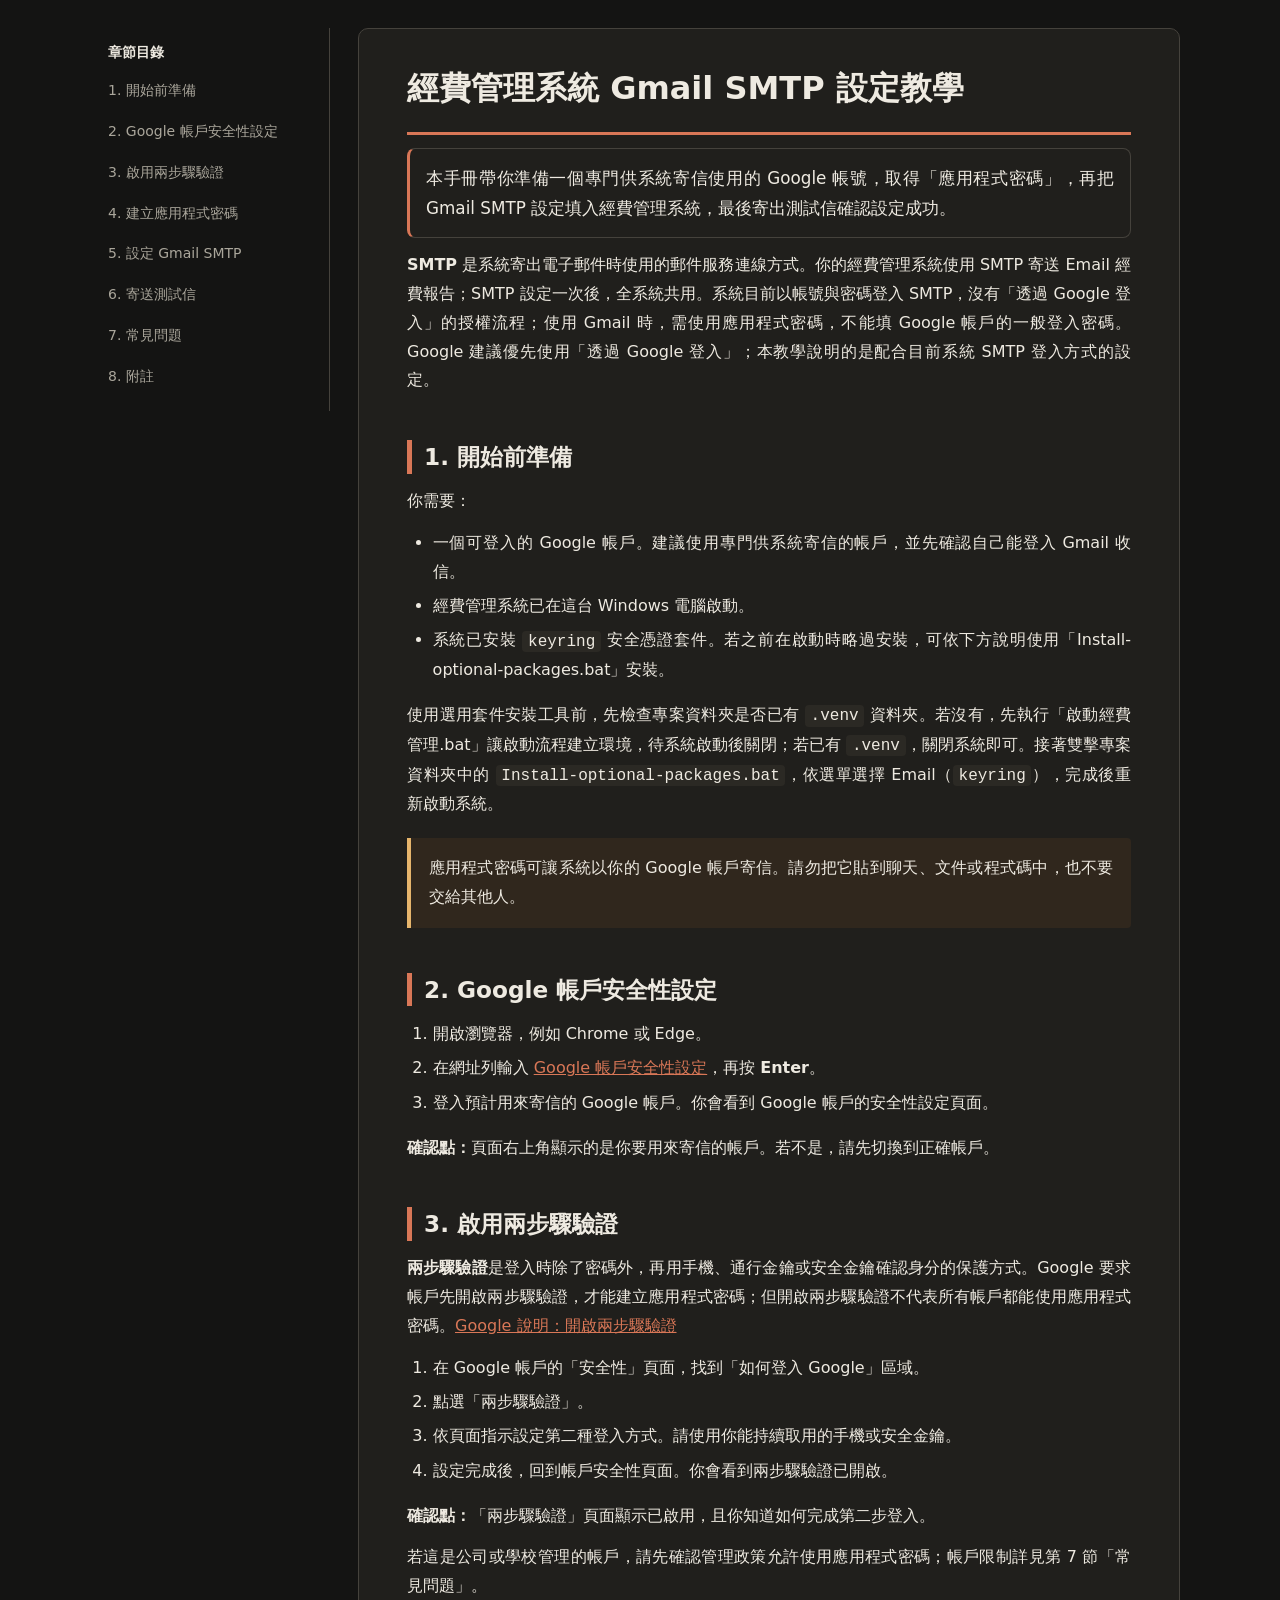
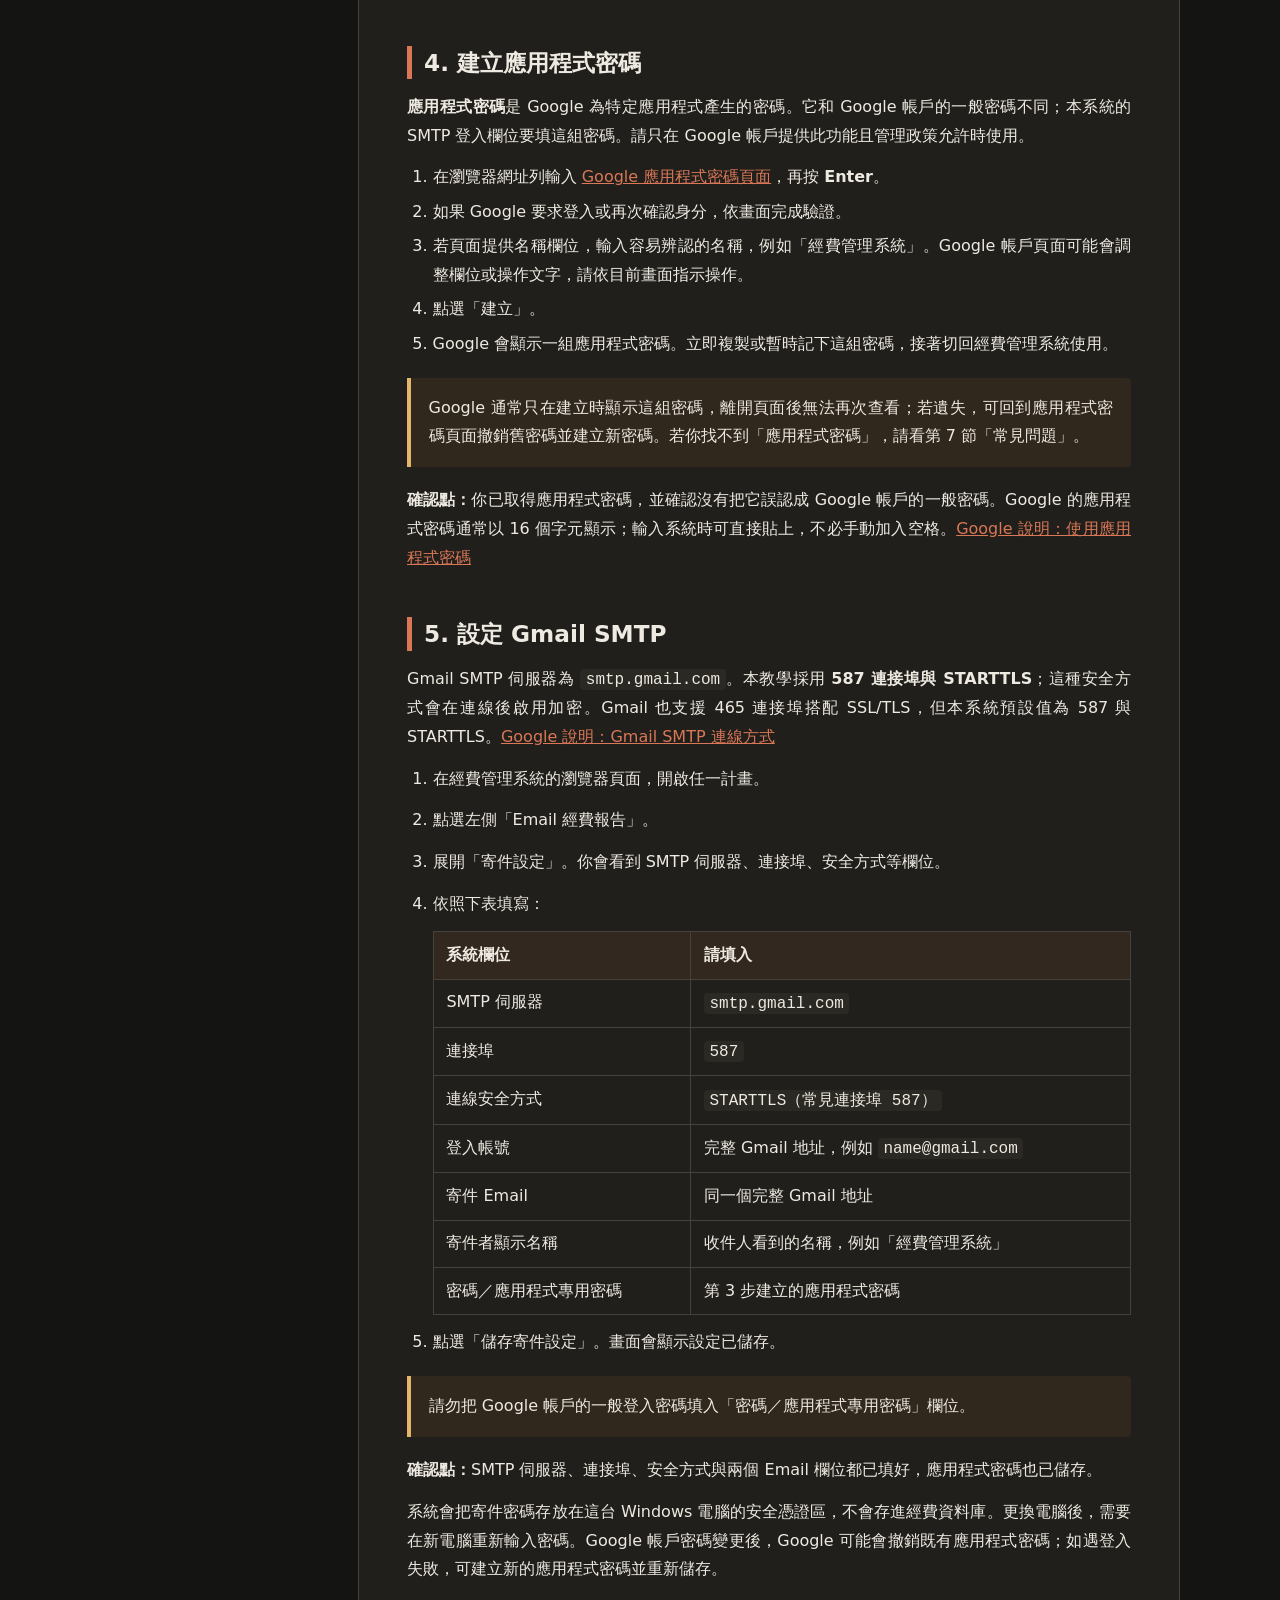
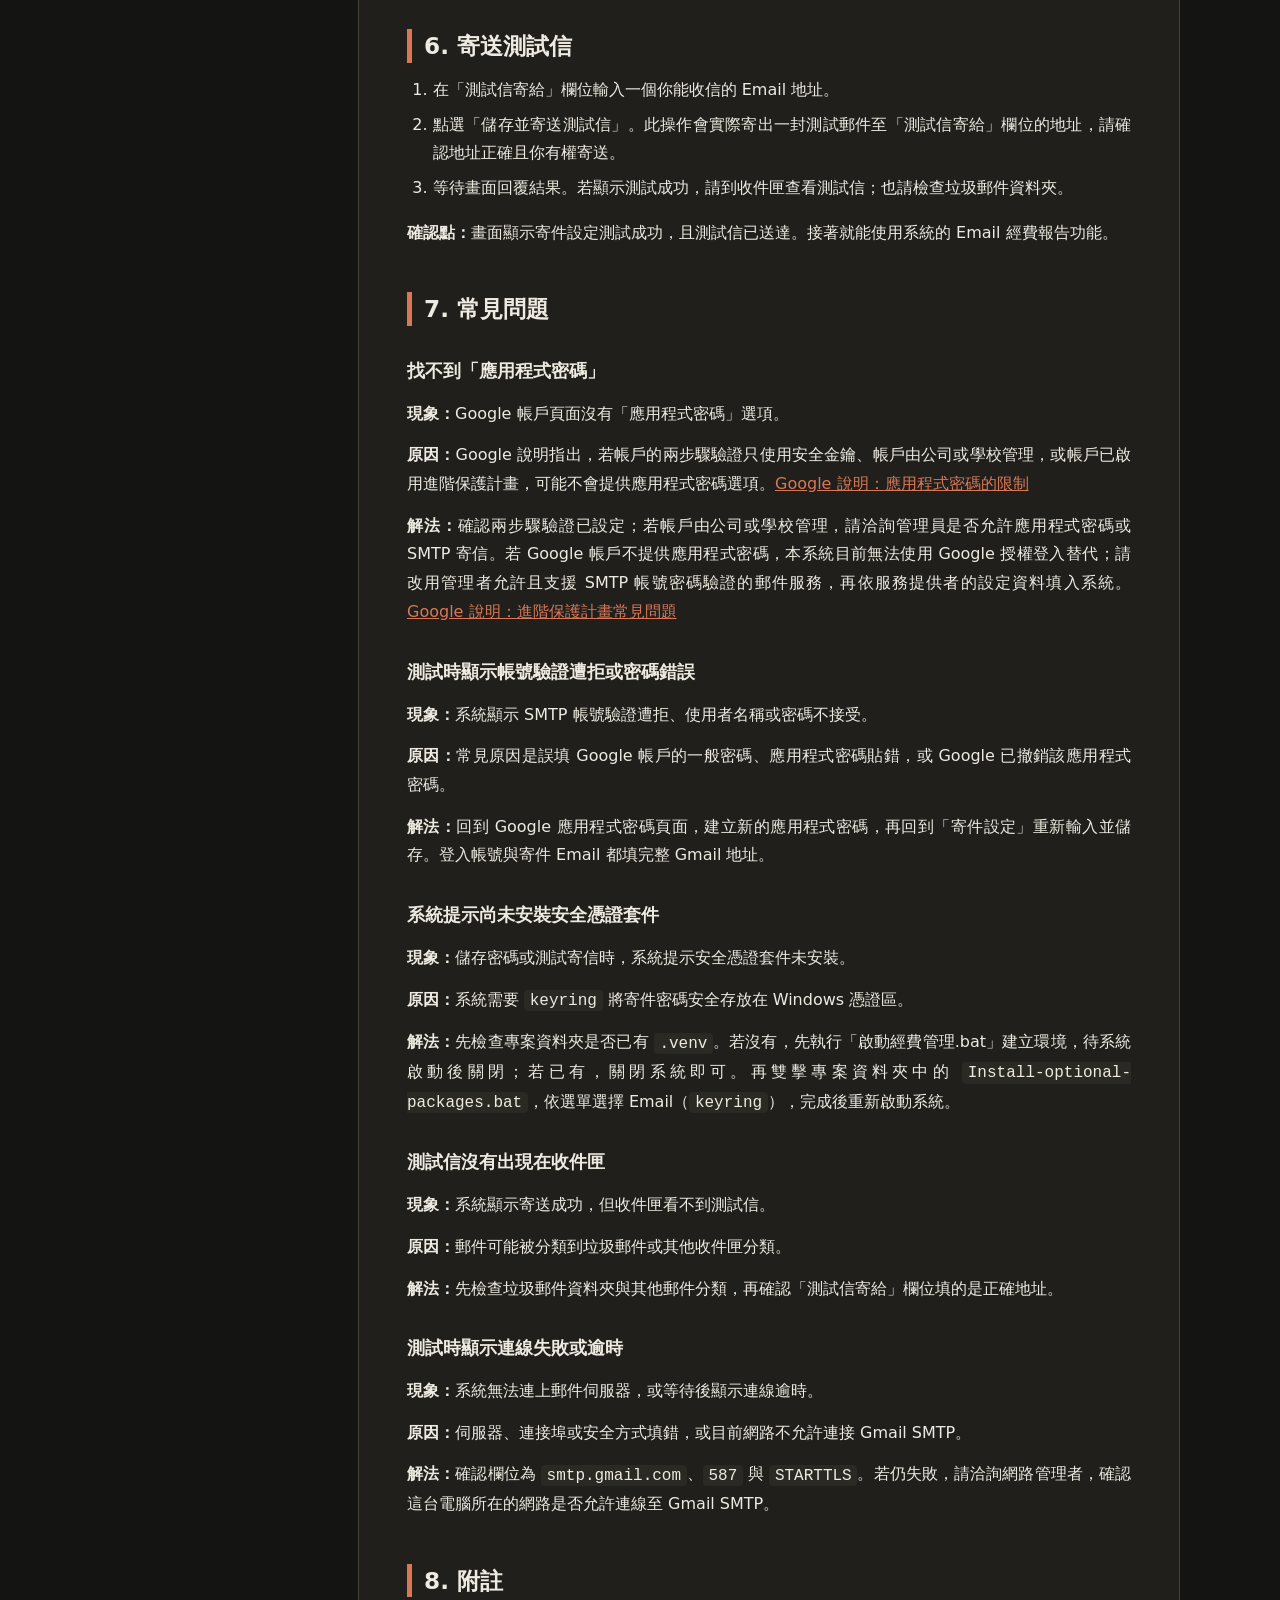
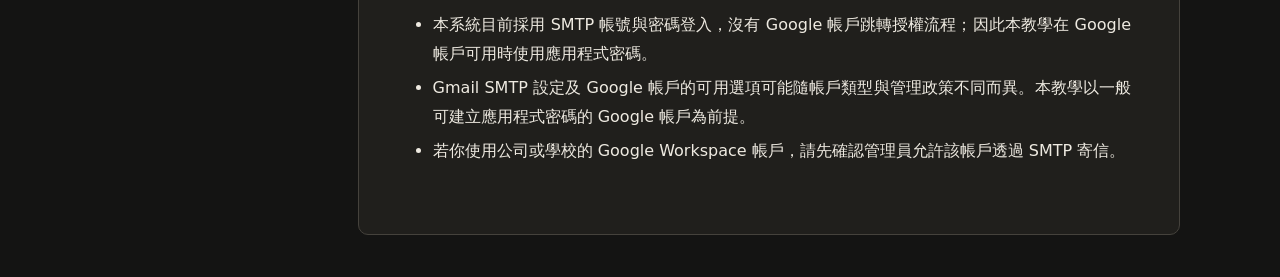
<file: docs/系統 Gmail SMTP 教學.html>
<!DOCTYPE html><html lang="zh-Hant"><head><meta charset="utf-8"><meta name="viewport" content="width=device-width,initial-scale=1"><title>經費管理系統 Gmail SMTP 設定教學</title><style>
:root{color-scheme:dark;--bg:#141413;--paper:#201f1c;--ink:#eeeae1;--muted:#aaa69b;--line:#45423c;--accent:#d97757;--soft:#332820;--warn:#e6b56c;--warn-bg:#30271d;--code:#2b2924}
*{box-sizing:border-box}html{scroll-behavior:smooth}body{margin:0;background:var(--bg);color:var(--ink);font:16px/1.8 "Noto Sans TC","Microsoft JhengHei",system-ui,sans-serif}.layout{max-width:1120px;margin:auto;padding:28px 20px 56px;display:grid;grid-template-columns:230px minmax(0,1fr);gap:28px}nav{position:sticky;top:20px;align-self:start;max-height:calc(100vh - 40px);overflow:auto;border-right:1px solid var(--line);padding:12px 16px 12px 0;font-size:14px}nav strong{display:block;margin:0 8px 8px}nav ul{list-style:none;margin:0;padding:0}nav a{display:block;padding:5px 8px;color:var(--muted);text-decoration:none;border-radius:5px}nav a:hover,nav a:focus-visible{background:var(--soft);color:var(--ink)}main{min-width:0;background:var(--paper);border:1px solid var(--line);border-radius:10px;padding:38px 48px 52px}header{padding-bottom:22px;border-bottom:3px solid var(--accent)}h1{font-size:2rem;line-height:1.35;margin:0}h2{font-size:1.45rem;line-height:1.45;margin:2.8rem 0 .85rem;padding-left:12px;border-left:5px solid var(--accent);scroll-margin-top:16px}h3{font-size:1.12rem;margin:1.8rem 0 .5rem}p,li{max-width:760px}main p,main li{text-align:justify;text-justify:inter-ideograph}p{margin:.8rem 0}ul,ol{padding-left:1.6rem;margin:.7rem 0 1rem}li{margin:.35rem 0}a{color:var(--accent)}code{font-family:Consolas,monospace;background:var(--code);padding:.1em .35em;border-radius:4px}.callout{padding:12px 16px;background:var(--warn-bg);border-left:4px solid var(--warn);border-radius:0 6px 6px 0}.intro{font-size:1.05rem;border:1px solid var(--line);border-left:3px solid var(--accent);border-radius:8px;background:var(--paper);padding:14px 16px;color:var(--ink)}.tag{display:inline-block;border:1px solid var(--line);border-radius:999px;padding:2px 10px;color:var(--muted);font-size:.85rem}.steps{counter-reset:step;list-style:none;padding:0}.steps li{counter-increment:step;position:relative;padding-left:2.4rem}.steps li::before{content:counter(step);position:absolute;left:0;top:.15rem;width:1.65rem;height:1.65rem;display:grid;place-items:center;background:var(--soft);color:var(--accent);border-radius:50%;font-weight:700}.footer{margin-top:3rem;padding-top:1rem;border-top:1px solid var(--line);color:var(--muted);font-size:.9rem}blockquote{margin:1.2rem 0;padding:.7rem 1.1rem;background:var(--warn-bg);border-left:4px solid var(--warn);border-radius:0 4px 4px 0}blockquote p{margin:.3rem 0}.tbl{overflow-x:auto}table{border-collapse:collapse;width:100%}th,td{border:1px solid var(--line);padding:.55rem .8rem;text-align:left;vertical-align:top}th{background:var(--soft)}
@media(max-width:800px){.layout{grid-template-columns:1fr;gap:12px;padding:12px}nav{position:static;max-height:none;border-right:0;border-bottom:1px solid var(--line);padding:8px 0 14px}nav ul{display:grid;grid-template-columns:repeat(auto-fit,minmax(145px,1fr))}main{padding:25px 22px 36px}h1{font-size:1.65rem}}
@media print{@page{size:A4;margin:17mm}body{background:#fff;color:#111;font-size:11pt}.layout{display:block;max-width:none;padding:0}nav{display:none}main{border:0;border-radius:0;padding:0}header{break-after:avoid}h2,h3{break-after:avoid}a{color:inherit;text-decoration:none}.callout{background:#f7f2e5} .footer{break-inside:avoid}}
</style></head><body><div class="layout"><nav aria-label="章節目錄"><strong>章節目錄</strong><ul><li><a href="#sec-1">1. 開始前準備</a></li><li><a href="#sec-2">2. Google 帳戶安全性設定</a></li><li><a href="#sec-3">3. 啟用兩步驟驗證</a></li><li><a href="#sec-4">4. 建立應用程式密碼</a></li><li><a href="#sec-5">5. 設定 Gmail SMTP</a></li><li><a href="#sec-6">6. 寄送測試信</a></li><li><a href="#sec-7">7. 常見問題</a></li><li><a href="#sec-8">8. 附註</a></li></ul></nav><main><header><h1>經費管理系統 Gmail SMTP 設定教學</h1></header>
<p class="intro">本手冊帶你準備一個專門供系統寄信使用的 Google 帳號，取得「應用程式密碼」，再把 Gmail SMTP 設定填入經費管理系統，最後寄出測試信確認設定成功。</p>
<p><strong>SMTP</strong> 是系統寄出電子郵件時使用的郵件服務連線方式。你的經費管理系統使用 SMTP 寄送 Email 經費報告；SMTP 設定一次後，全系統共用。系統目前以帳號與密碼登入 SMTP，沒有「透過 Google 登入」的授權流程；使用 Gmail 時，需使用應用程式密碼，不能填 Google 帳戶的一般登入密碼。Google 建議優先使用「透過 Google 登入」；本教學說明的是配合目前系統 SMTP 登入方式的設定。</p>
<h2 id="sec-1">1. 開始前準備</h2>
<p>你需要：</p>
<ul>
<li>一個可登入的 Google 帳戶。建議使用專門供系統寄信的帳戶，並先確認自己能登入 Gmail 收信。</li>
<li>經費管理系統已在這台 Windows 電腦啟動。</li>
<li>系統已安裝 <code>keyring</code> 安全憑證套件。若之前在啟動時略過安裝，可依下方說明使用「Install-optional-packages.bat」安裝。</li>
</ul>
<p>使用選用套件安裝工具前，先檢查專案資料夾是否已有 <code>.venv</code> 資料夾。若沒有，先執行「啟動經費管理.bat」讓啟動流程建立環境，待系統啟動後關閉；若已有 <code>.venv</code>，關閉系統即可。接著雙擊專案資料夾中的 <code>Install-optional-packages.bat</code>，依選單選擇 Email（<code>keyring</code>），完成後重新啟動系統。</p>
<blockquote>
<p>應用程式密碼可讓系統以你的 Google 帳戶寄信。請勿把它貼到聊天、文件或程式碼中，也不要交給其他人。</p>
</blockquote>
<h2 id="sec-2">2. Google 帳戶安全性設定</h2>
<ol>
<li>開啟瀏覽器，例如 Chrome 或 Edge。</li>
<li>在網址列輸入 <a href="https://myaccount.google.com/security">Google 帳戶安全性設定</a>，再按 <strong>Enter</strong>。</li>
<li>登入預計用來寄信的 Google 帳戶。你會看到 Google 帳戶的安全性設定頁面。</li>
</ol>
<p><strong>確認點：</strong>頁面右上角顯示的是你要用來寄信的帳戶。若不是，請先切換到正確帳戶。</p>
<h2 id="sec-3">3. 啟用兩步驟驗證</h2>
<p><strong>兩步驟驗證</strong>是登入時除了密碼外，再用手機、通行金鑰或安全金鑰確認身分的保護方式。Google 要求帳戶先開啟兩步驟驗證，才能建立應用程式密碼；但開啟兩步驟驗證不代表所有帳戶都能使用應用程式密碼。<a href="https://support.google.com/mail/answer/185839?hl=zh-Hant">Google 說明：開啟兩步驟驗證</a></p>
<ol>
<li>在 Google 帳戶的「安全性」頁面，找到「如何登入 Google」區域。</li>
<li>點選「兩步驟驗證」。</li>
<li>依頁面指示設定第二種登入方式。請使用你能持續取用的手機或安全金鑰。</li>
<li>設定完成後，回到帳戶安全性頁面。你會看到兩步驟驗證已開啟。</li>
</ol>
<p><strong>確認點：</strong>「兩步驟驗證」頁面顯示已啟用，且你知道如何完成第二步登入。</p>
<p>若這是公司或學校管理的帳戶，請先確認管理政策允許使用應用程式密碼；帳戶限制詳見第 7 節「常見問題」。</p>
<h2 id="sec-4">4. 建立應用程式密碼</h2>
<p><strong>應用程式密碼</strong>是 Google 為特定應用程式產生的密碼。它和 Google 帳戶的一般密碼不同；本系統的 SMTP 登入欄位要填這組密碼。請只在 Google 帳戶提供此功能且管理政策允許時使用。</p>
<ol>
<li>在瀏覽器網址列輸入 <a href="https://myaccount.google.com/apppasswords">Google 應用程式密碼頁面</a>，再按 <strong>Enter</strong>。</li>
<li>如果 Google 要求登入或再次確認身分，依畫面完成驗證。</li>
<li>若頁面提供名稱欄位，輸入容易辨認的名稱，例如「經費管理系統」。Google 帳戶頁面可能會調整欄位或操作文字，請依目前畫面指示操作。</li>
<li>點選「建立」。</li>
<li>Google 會顯示一組應用程式密碼。立即複製或暫時記下這組密碼，接著切回經費管理系統使用。</li>
</ol>
<blockquote>
<p>Google 通常只在建立時顯示這組密碼，離開頁面後無法再次查看；若遺失，可回到應用程式密碼頁面撤銷舊密碼並建立新密碼。若你找不到「應用程式密碼」，請看第 7 節「常見問題」。</p>
</blockquote>
<p><strong>確認點：</strong>你已取得應用程式密碼，並確認沒有把它誤認成 Google 帳戶的一般密碼。Google 的應用程式密碼通常以 16 個字元顯示；輸入系統時可直接貼上，不必手動加入空格。<a href="https://support.google.com/accounts/answer/185833?hl=zh-Hant">Google 說明：使用應用程式密碼</a></p>
<h2 id="sec-5">5. 設定 Gmail SMTP</h2>
<p>Gmail SMTP 伺服器為 <code>smtp.gmail.com</code>。本教學採用 <strong>587 連接埠與 STARTTLS</strong>；這種安全方式會在連線後啟用加密。Gmail 也支援 465 連接埠搭配 SSL/TLS，但本系統預設值為 587 與 STARTTLS。<a href="https://support.google.com/mail/answer/22370?hl=zh-Hant">Google 說明：Gmail SMTP 連線方式</a></p>
<ol>
<li>
<p>在經費管理系統的瀏覽器頁面，開啟任一計畫。</p>
</li>
<li>
<p>點選左側「Email 經費報告」。</p>
</li>
<li>
<p>展開「寄件設定」。你會看到 SMTP 伺服器、連接埠、安全方式等欄位。</p>
</li>
<li>
<p>依照下表填寫：</p>
<div class="tbl"><table>
<thead>
<tr>
<th>系統欄位</th>
<th>請填入</th>
</tr>
</thead>
<tbody>
<tr>
<td>SMTP 伺服器</td>
<td><code>smtp.gmail.com</code></td>
</tr>
<tr>
<td>連接埠</td>
<td><code>587</code></td>
</tr>
<tr>
<td>連線安全方式</td>
<td><code>STARTTLS（常見連接埠 587）</code></td>
</tr>
<tr>
<td>登入帳號</td>
<td>完整 Gmail 地址，例如 <code>name@gmail.com</code></td>
</tr>
<tr>
<td>寄件 Email</td>
<td>同一個完整 Gmail 地址</td>
</tr>
<tr>
<td>寄件者顯示名稱</td>
<td>收件人看到的名稱，例如「經費管理系統」</td>
</tr>
<tr>
<td>密碼／應用程式專用密碼</td>
<td>第 3 步建立的應用程式密碼</td>
</tr>
</tbody>
</table></div>
</li>
<li>
<p>點選「儲存寄件設定」。畫面會顯示設定已儲存。</p>
</li>
</ol>
<blockquote>
<p>請勿把 Google 帳戶的一般登入密碼填入「密碼／應用程式專用密碼」欄位。</p>
</blockquote>
<p><strong>確認點：</strong>SMTP 伺服器、連接埠、安全方式與兩個 Email 欄位都已填好，應用程式密碼也已儲存。</p>
<p>系統會把寄件密碼存放在這台 Windows 電腦的安全憑證區，不會存進經費資料庫。更換電腦後，需要在新電腦重新輸入密碼。Google 帳戶密碼變更後，Google 可能會撤銷既有應用程式密碼；如遇登入失敗，可建立新的應用程式密碼並重新儲存。</p>
<h2 id="sec-6">6. 寄送測試信</h2>
<ol>
<li>在「測試信寄給」欄位輸入一個你能收信的 Email 地址。</li>
<li>點選「儲存並寄送測試信」。此操作會實際寄出一封測試郵件至「測試信寄給」欄位的地址，請確認地址正確且你有權寄送。</li>
<li>等待畫面回覆結果。若顯示測試成功，請到收件匣查看測試信；也請檢查垃圾郵件資料夾。</li>
</ol>
<p><strong>確認點：</strong>畫面顯示寄件設定測試成功，且測試信已送達。接著就能使用系統的 Email 經費報告功能。</p>
<h2 id="sec-7">7. 常見問題</h2>
<h3>找不到「應用程式密碼」</h3>
<p><strong>現象：</strong>Google 帳戶頁面沒有「應用程式密碼」選項。</p>
<p><strong>原因：</strong>Google 說明指出，若帳戶的兩步驟驗證只使用安全金鑰、帳戶由公司或學校管理，或帳戶已啟用進階保護計畫，可能不會提供應用程式密碼選項。<a href="https://support.google.com/accounts/answer/185833?hl=zh-Hant">Google 說明：應用程式密碼的限制</a></p>
<p><strong>解法：</strong>確認兩步驟驗證已設定；若帳戶由公司或學校管理，請洽詢管理員是否允許應用程式密碼或 SMTP 寄信。若 Google 帳戶不提供應用程式密碼，本系統目前無法使用 Google 授權登入替代；請改用管理者允許且支援 SMTP 帳號密碼驗證的郵件服務，再依服務提供者的設定資料填入系統。<a href="https://support.google.com/accounts/answer/7539956?hl=zh-Hant">Google 說明：進階保護計畫常見問題</a></p>
<h3>測試時顯示帳號驗證遭拒或密碼錯誤</h3>
<p><strong>現象：</strong>系統顯示 SMTP 帳號驗證遭拒、使用者名稱或密碼不接受。</p>
<p><strong>原因：</strong>常見原因是誤填 Google 帳戶的一般密碼、應用程式密碼貼錯，或 Google 已撤銷該應用程式密碼。</p>
<p><strong>解法：</strong>回到 Google 應用程式密碼頁面，建立新的應用程式密碼，再回到「寄件設定」重新輸入並儲存。登入帳號與寄件 Email 都填完整 Gmail 地址。</p>
<h3>系統提示尚未安裝安全憑證套件</h3>
<p><strong>現象：</strong>儲存密碼或測試寄信時，系統提示安全憑證套件未安裝。</p>
<p><strong>原因：</strong>系統需要 <code>keyring</code> 將寄件密碼安全存放在 Windows 憑證區。</p>
<p><strong>解法：</strong>先檢查專案資料夾是否已有 <code>.venv</code>。若沒有，先執行「啟動經費管理.bat」建立環境，待系統啟動後關閉；若已有，關閉系統即可。再雙擊專案資料夾中的 <code>Install-optional-packages.bat</code>，依選單選擇 Email（<code>keyring</code>），完成後重新啟動系統。</p>
<h3>測試信沒有出現在收件匣</h3>
<p><strong>現象：</strong>系統顯示寄送成功，但收件匣看不到測試信。</p>
<p><strong>原因：</strong>郵件可能被分類到垃圾郵件或其他收件匣分類。</p>
<p><strong>解法：</strong>先檢查垃圾郵件資料夾與其他郵件分類，再確認「測試信寄給」欄位填的是正確地址。</p>
<h3>測試時顯示連線失敗或逾時</h3>
<p><strong>現象：</strong>系統無法連上郵件伺服器，或等待後顯示連線逾時。</p>
<p><strong>原因：</strong>伺服器、連接埠或安全方式填錯，或目前網路不允許連接 Gmail SMTP。</p>
<p><strong>解法：</strong>確認欄位為 <code>smtp.gmail.com</code>、<code>587</code> 與 <code>STARTTLS</code>。若仍失敗，請洽詢網路管理者，確認這台電腦所在的網路是否允許連線至 Gmail SMTP。</p>
<h2 id="sec-8">8. 附註</h2>
<ul>
<li>本系統目前採用 SMTP 帳號與密碼登入，沒有 Google 帳戶跳轉授權流程；因此本教學在 Google 帳戶可用時使用應用程式密碼。</li>
<li>Gmail SMTP 設定及 Google 帳戶的可用選項可能隨帳戶類型與管理政策不同而異。本教學以一般可建立應用程式密碼的 Google 帳戶為前提。</li>
<li>若你使用公司或學校的 Google Workspace 帳戶，請先確認管理員允許該帳戶透過 SMTP 寄信。</li>
</ul>
</main></div><script>document.querySelectorAll('.copy').forEach(b=>b.onclick=()=>navigator.clipboard.writeText(b.parentElement.querySelector('code').innerText));</script></body></html>
</file>
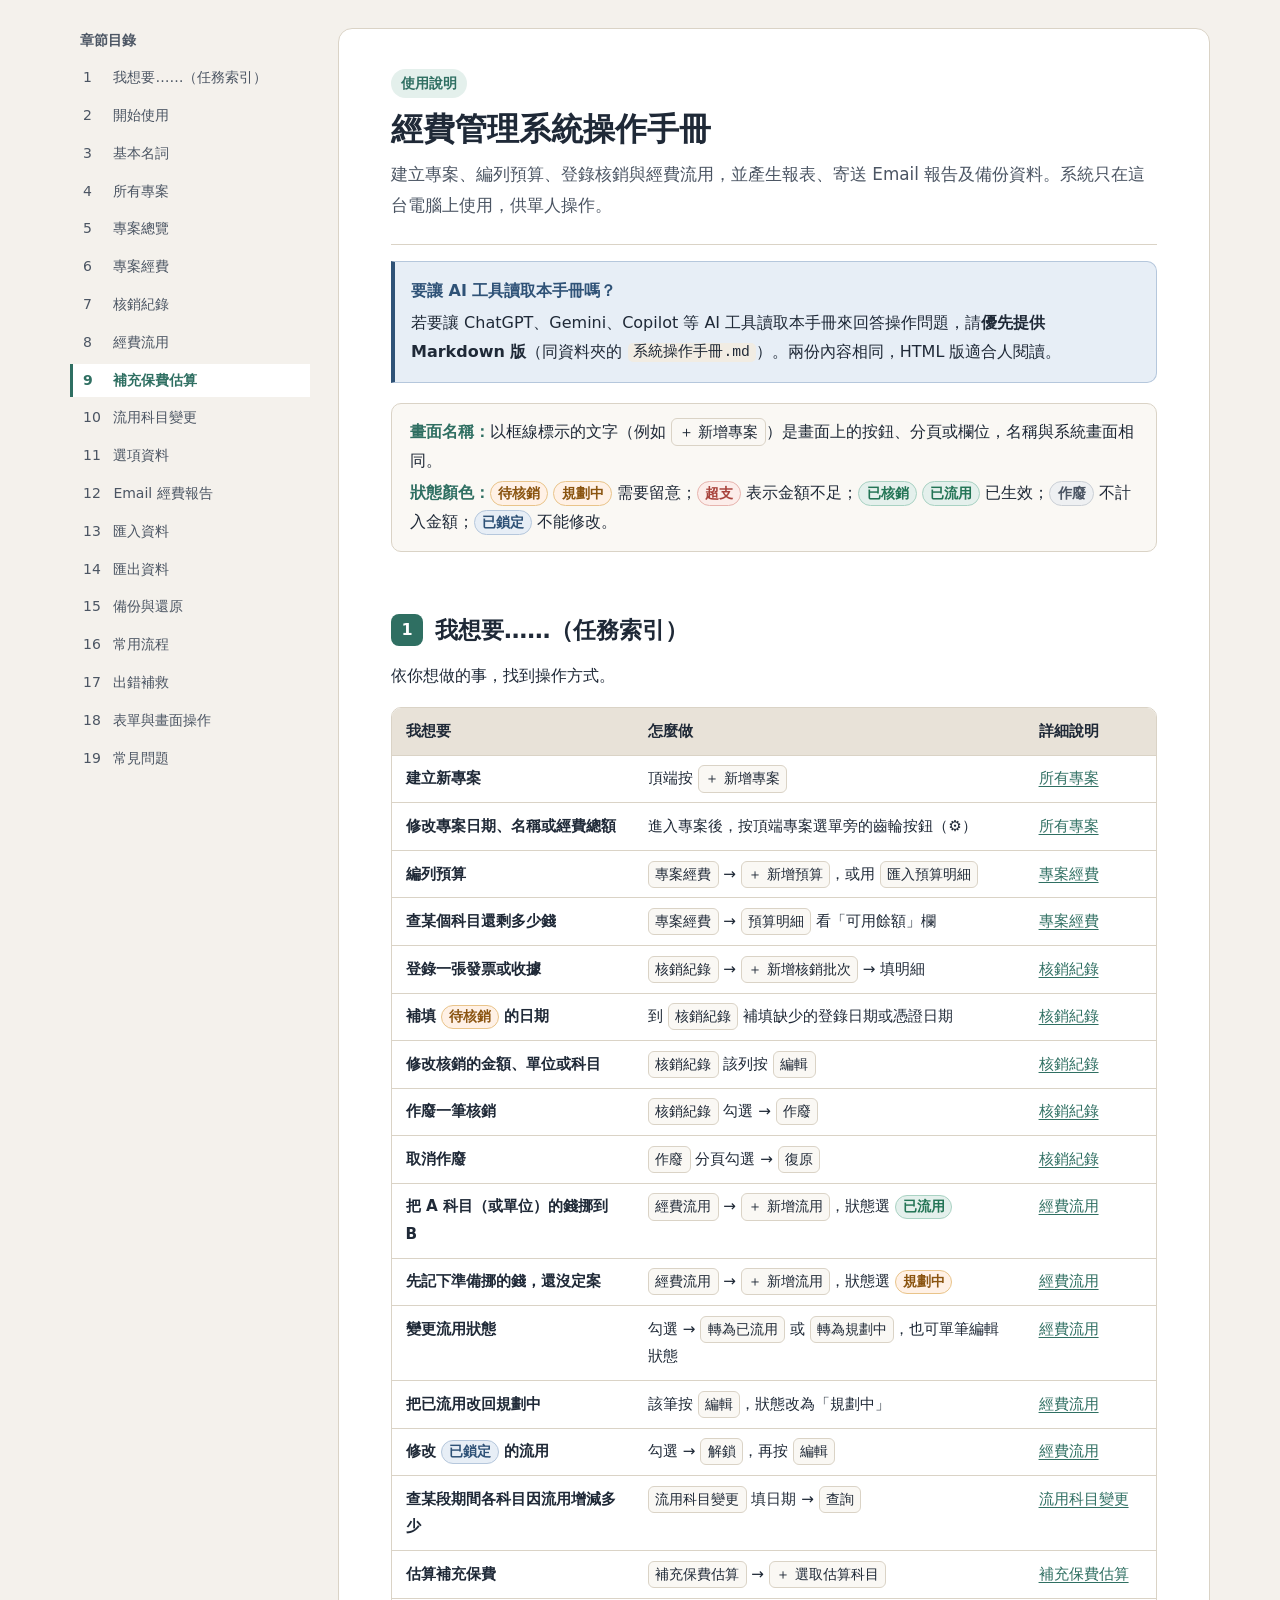
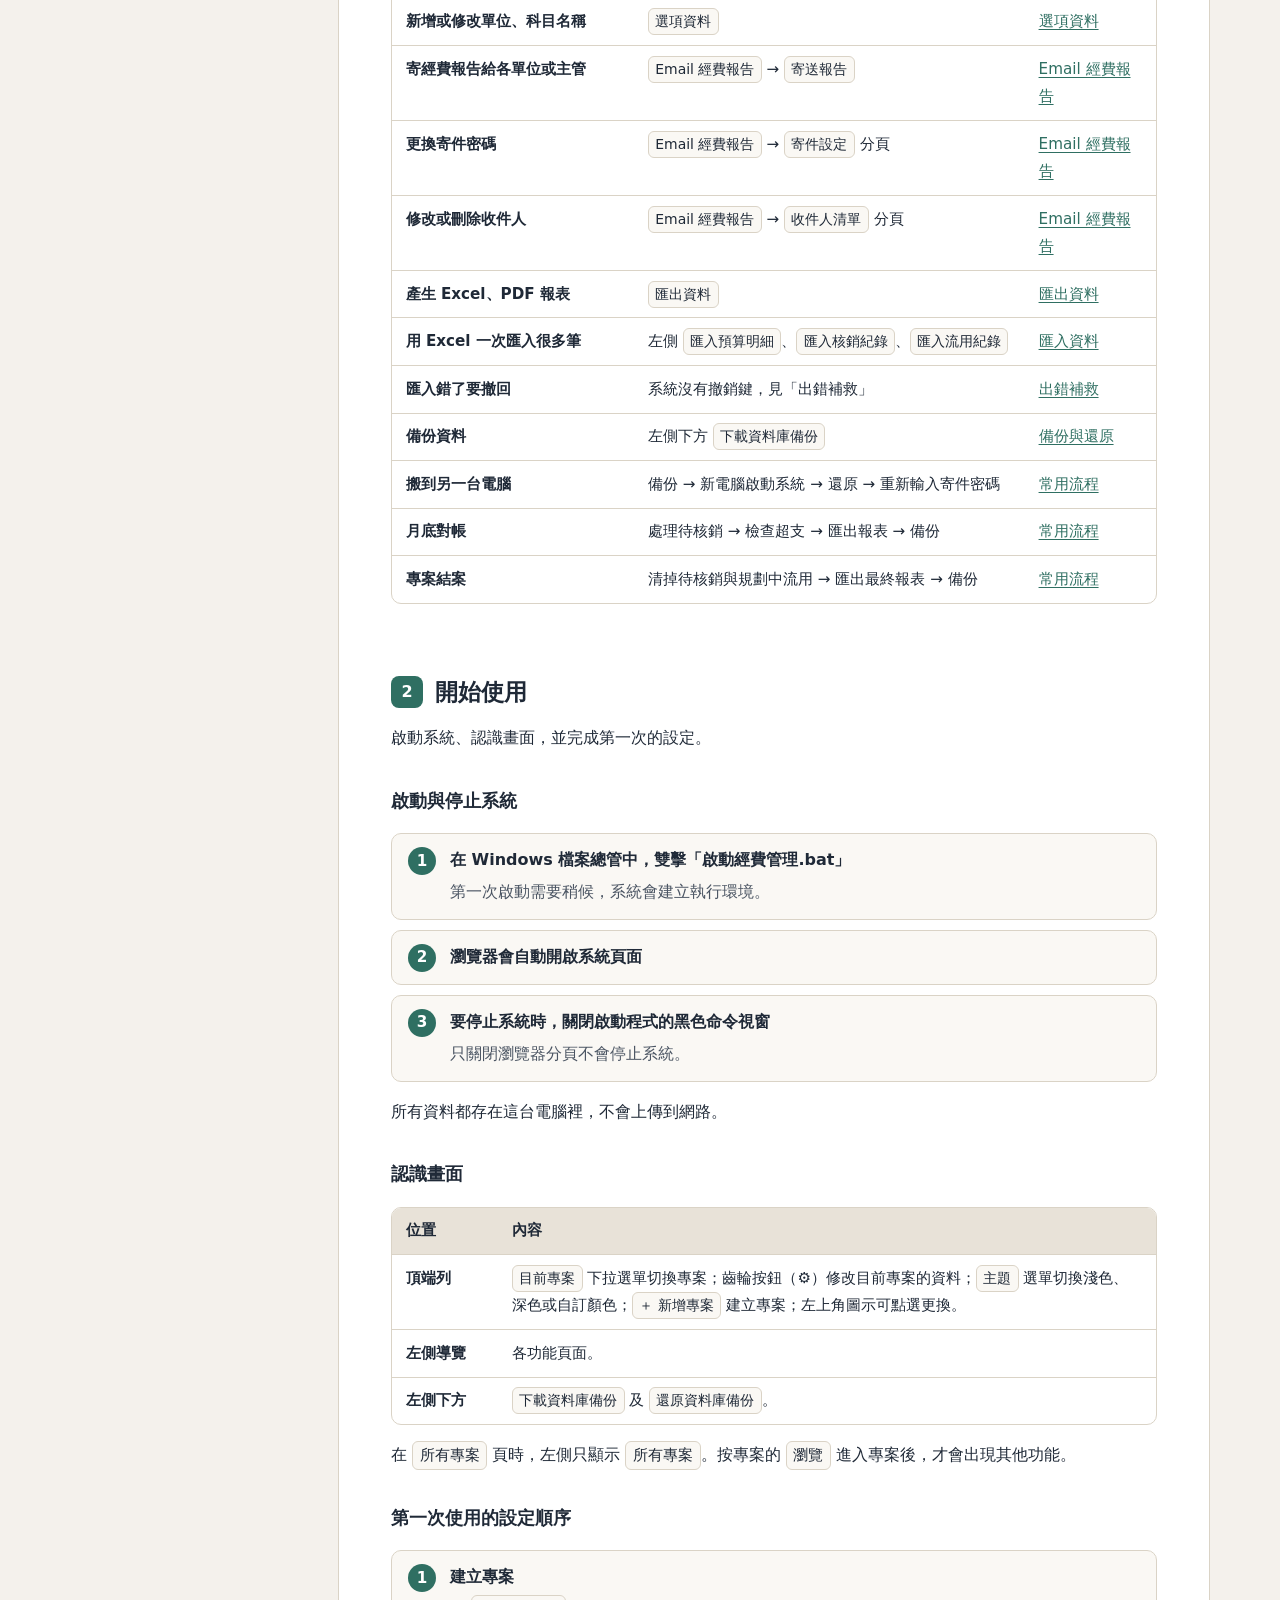
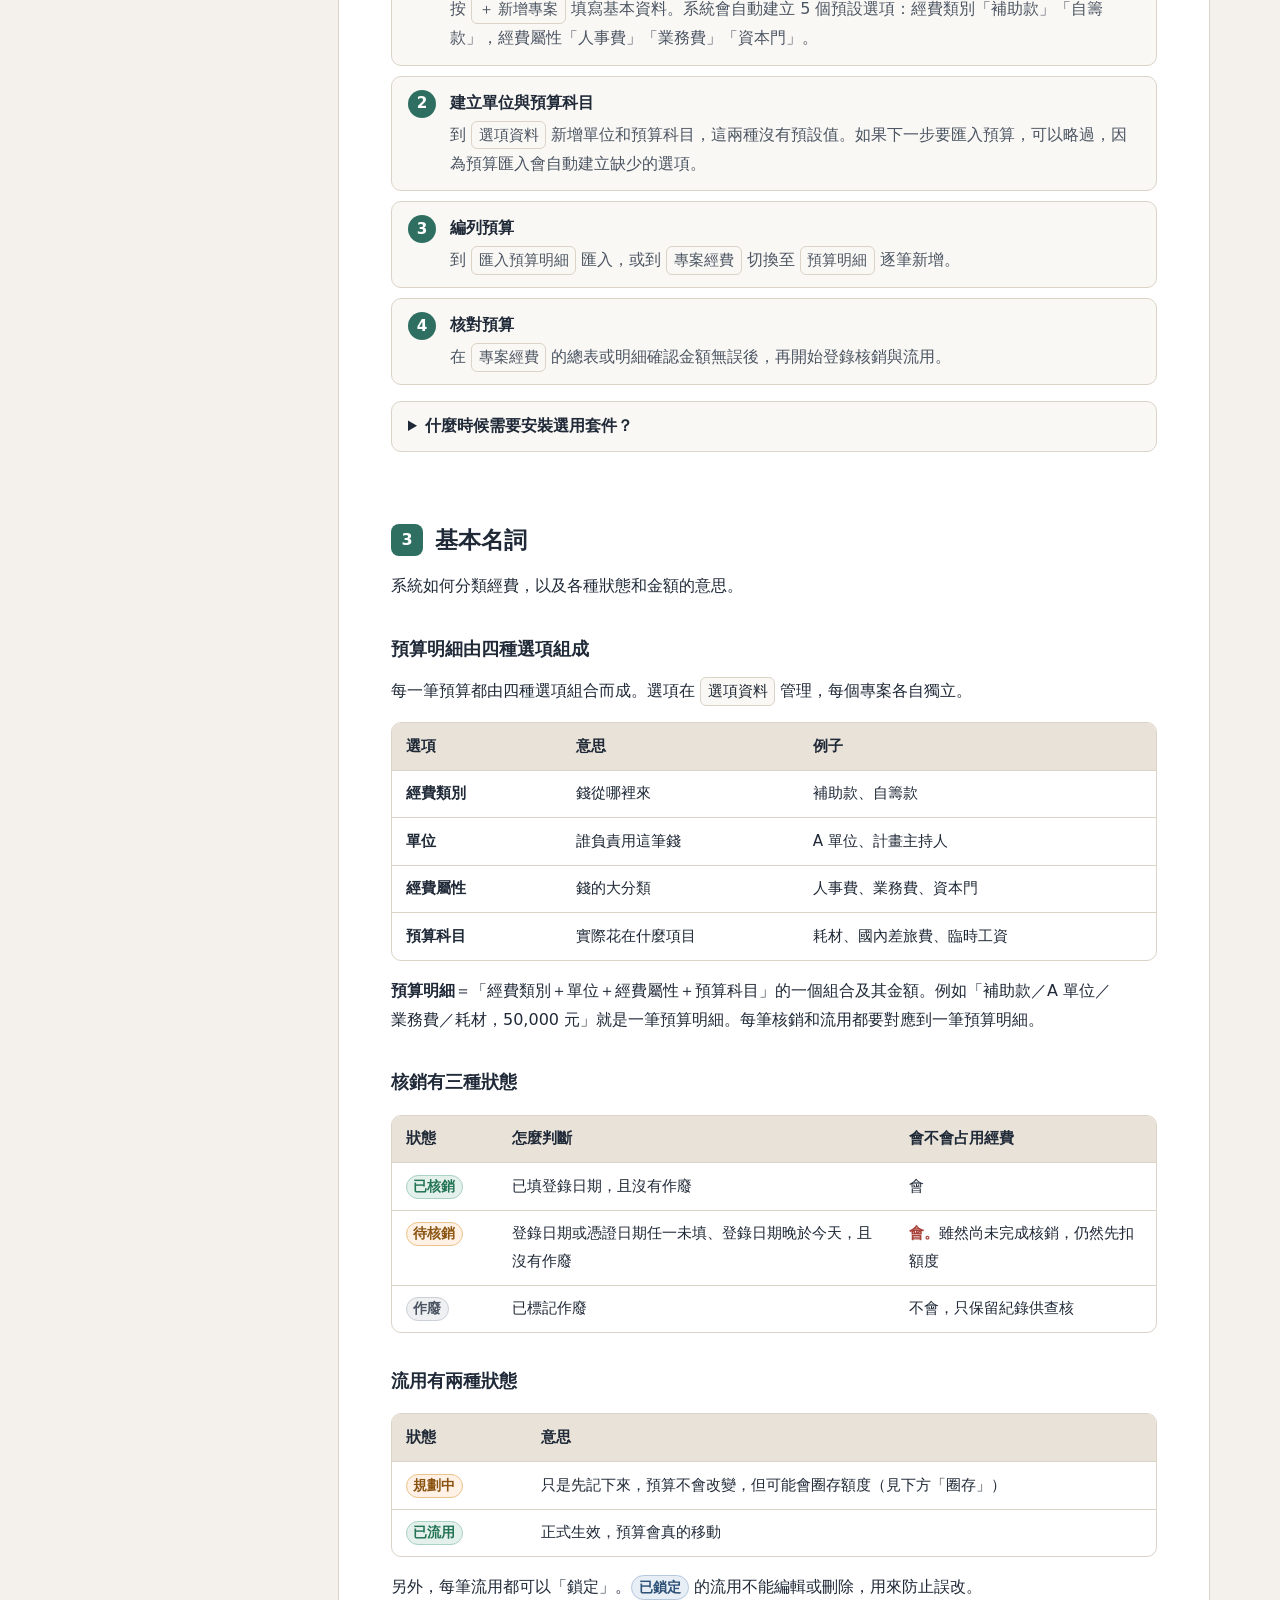
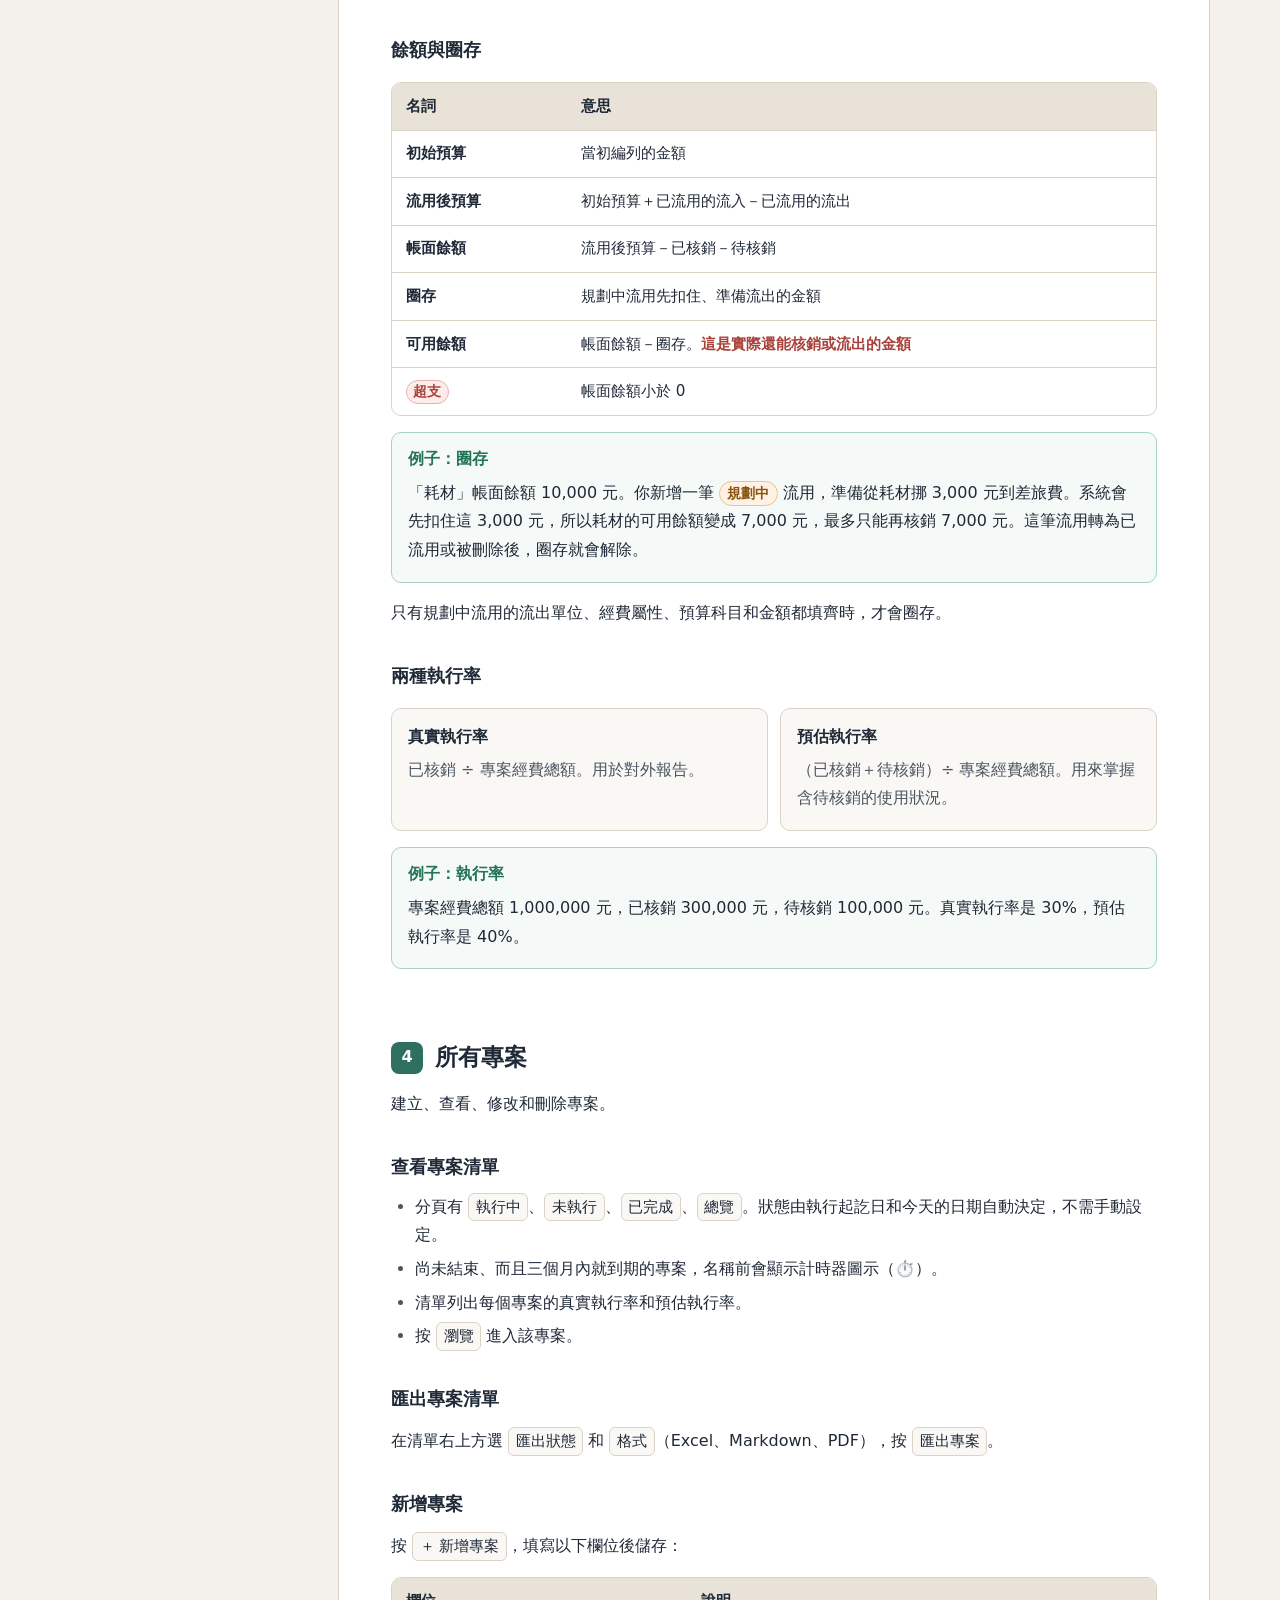
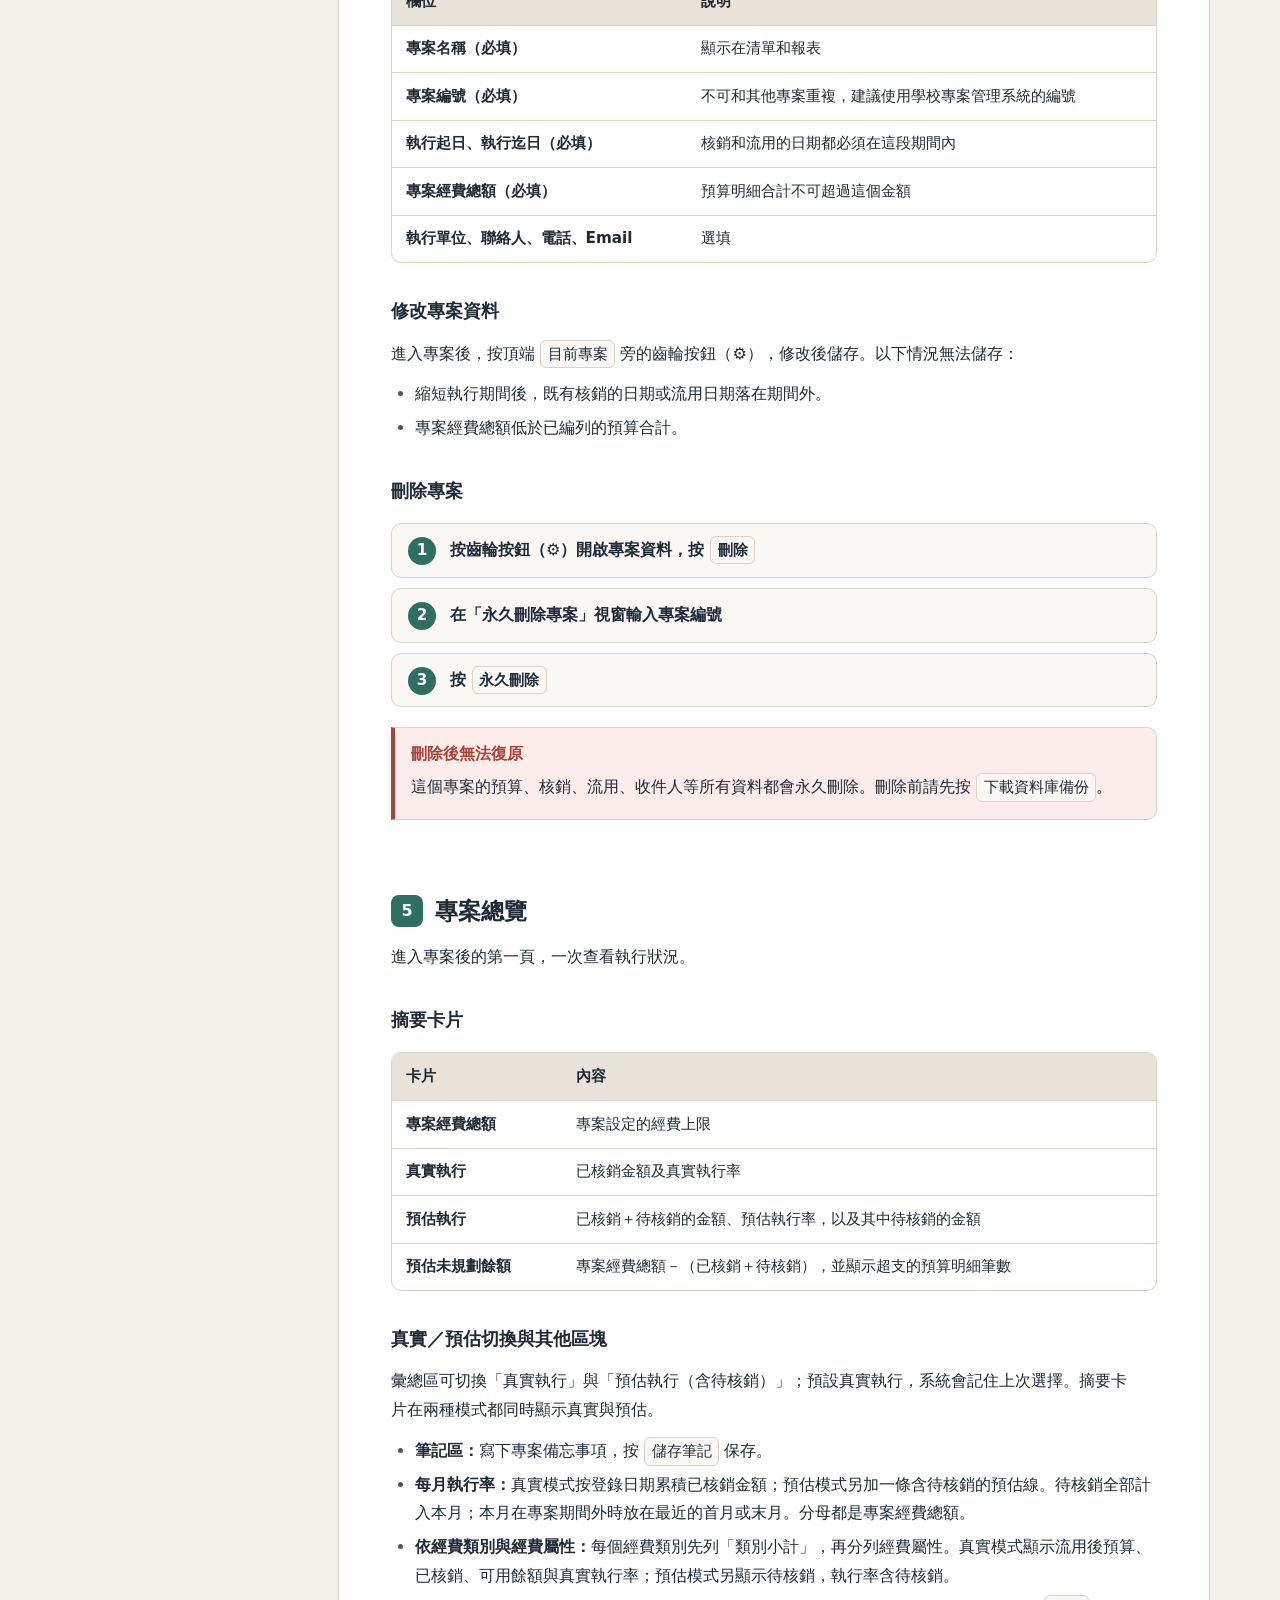
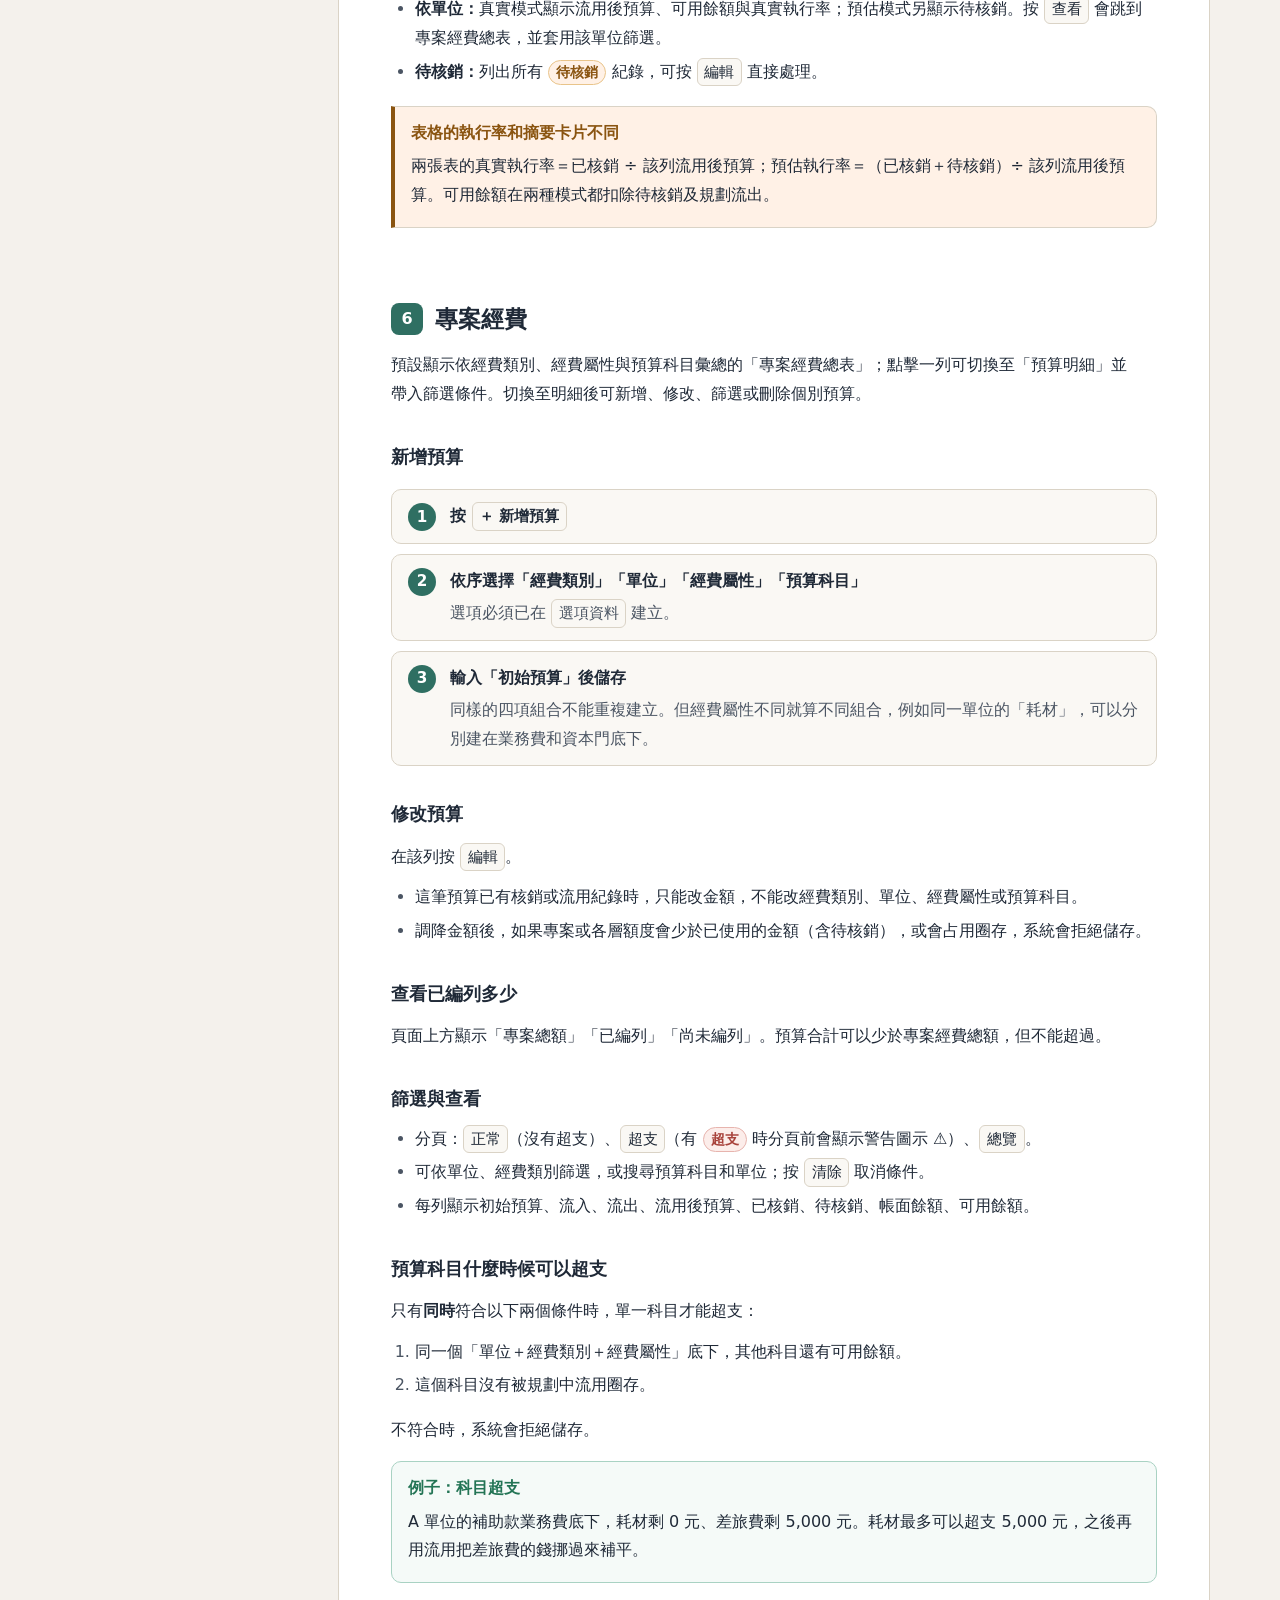
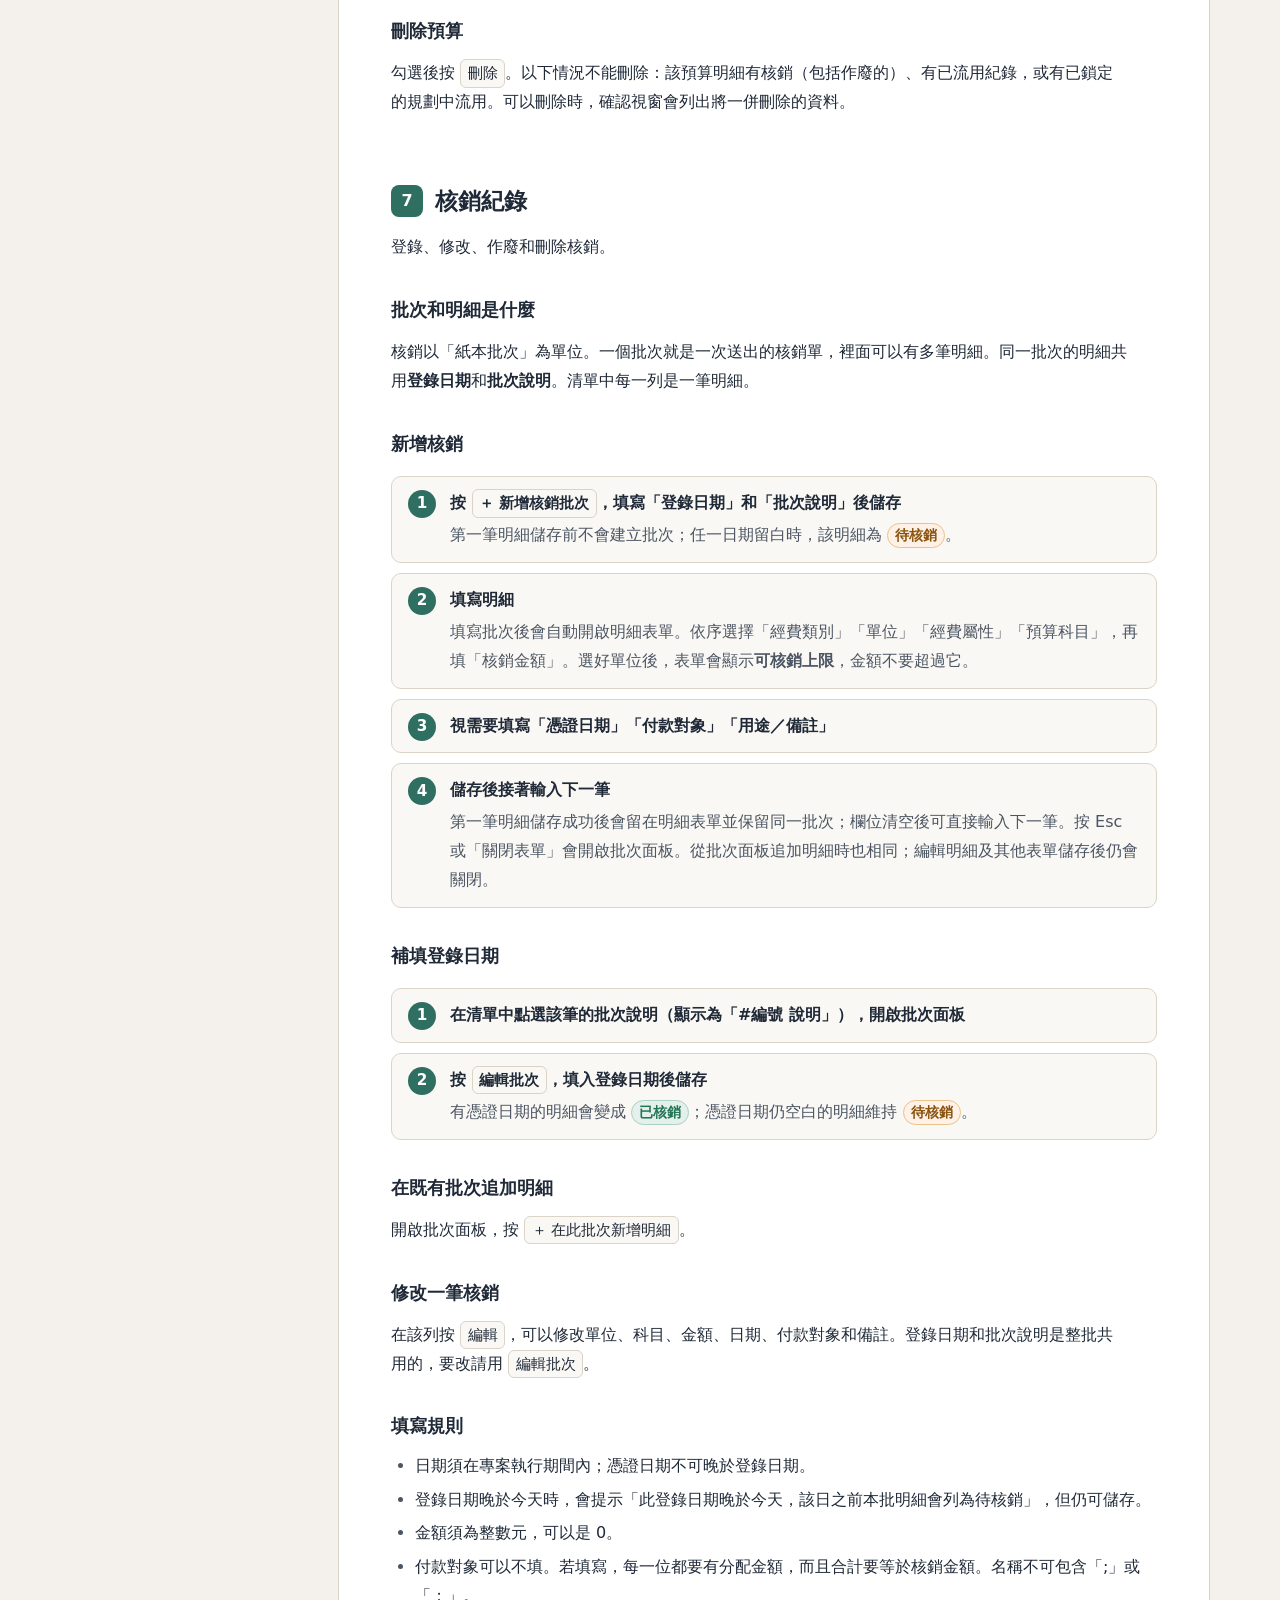
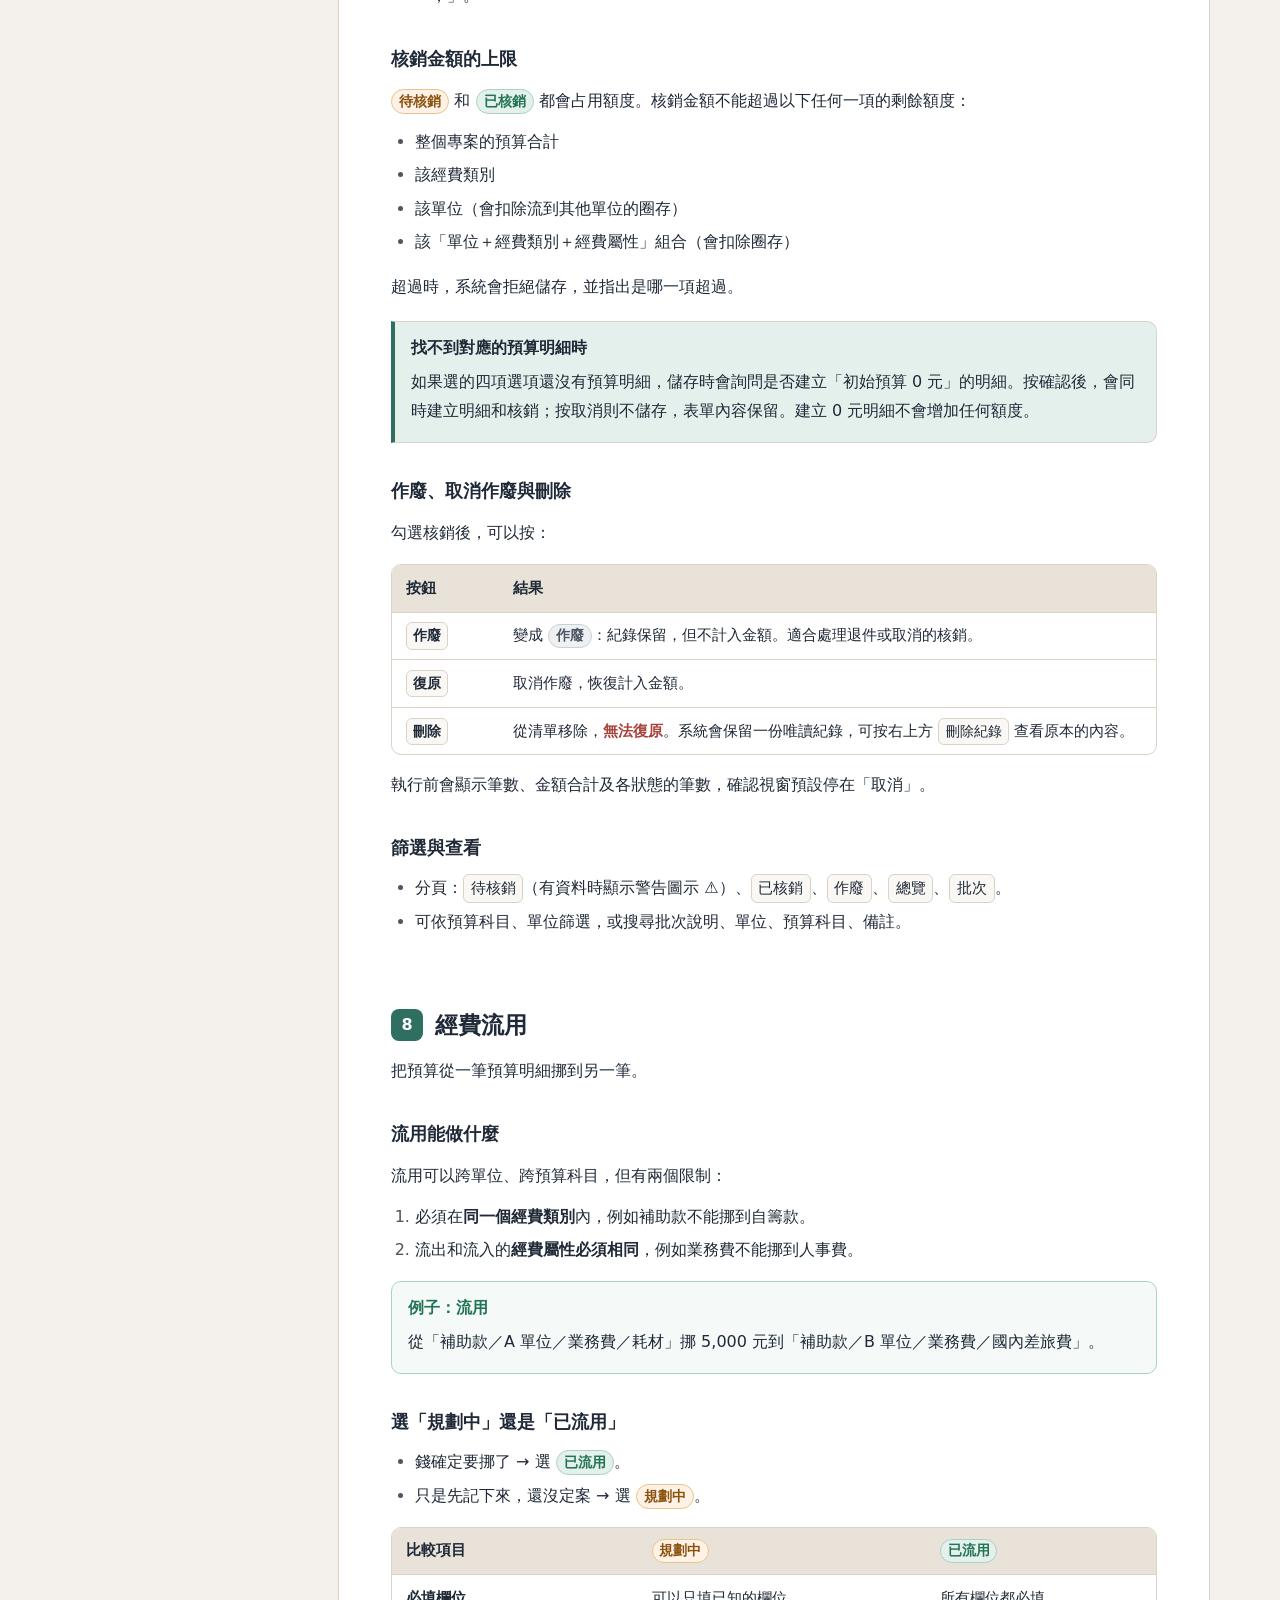
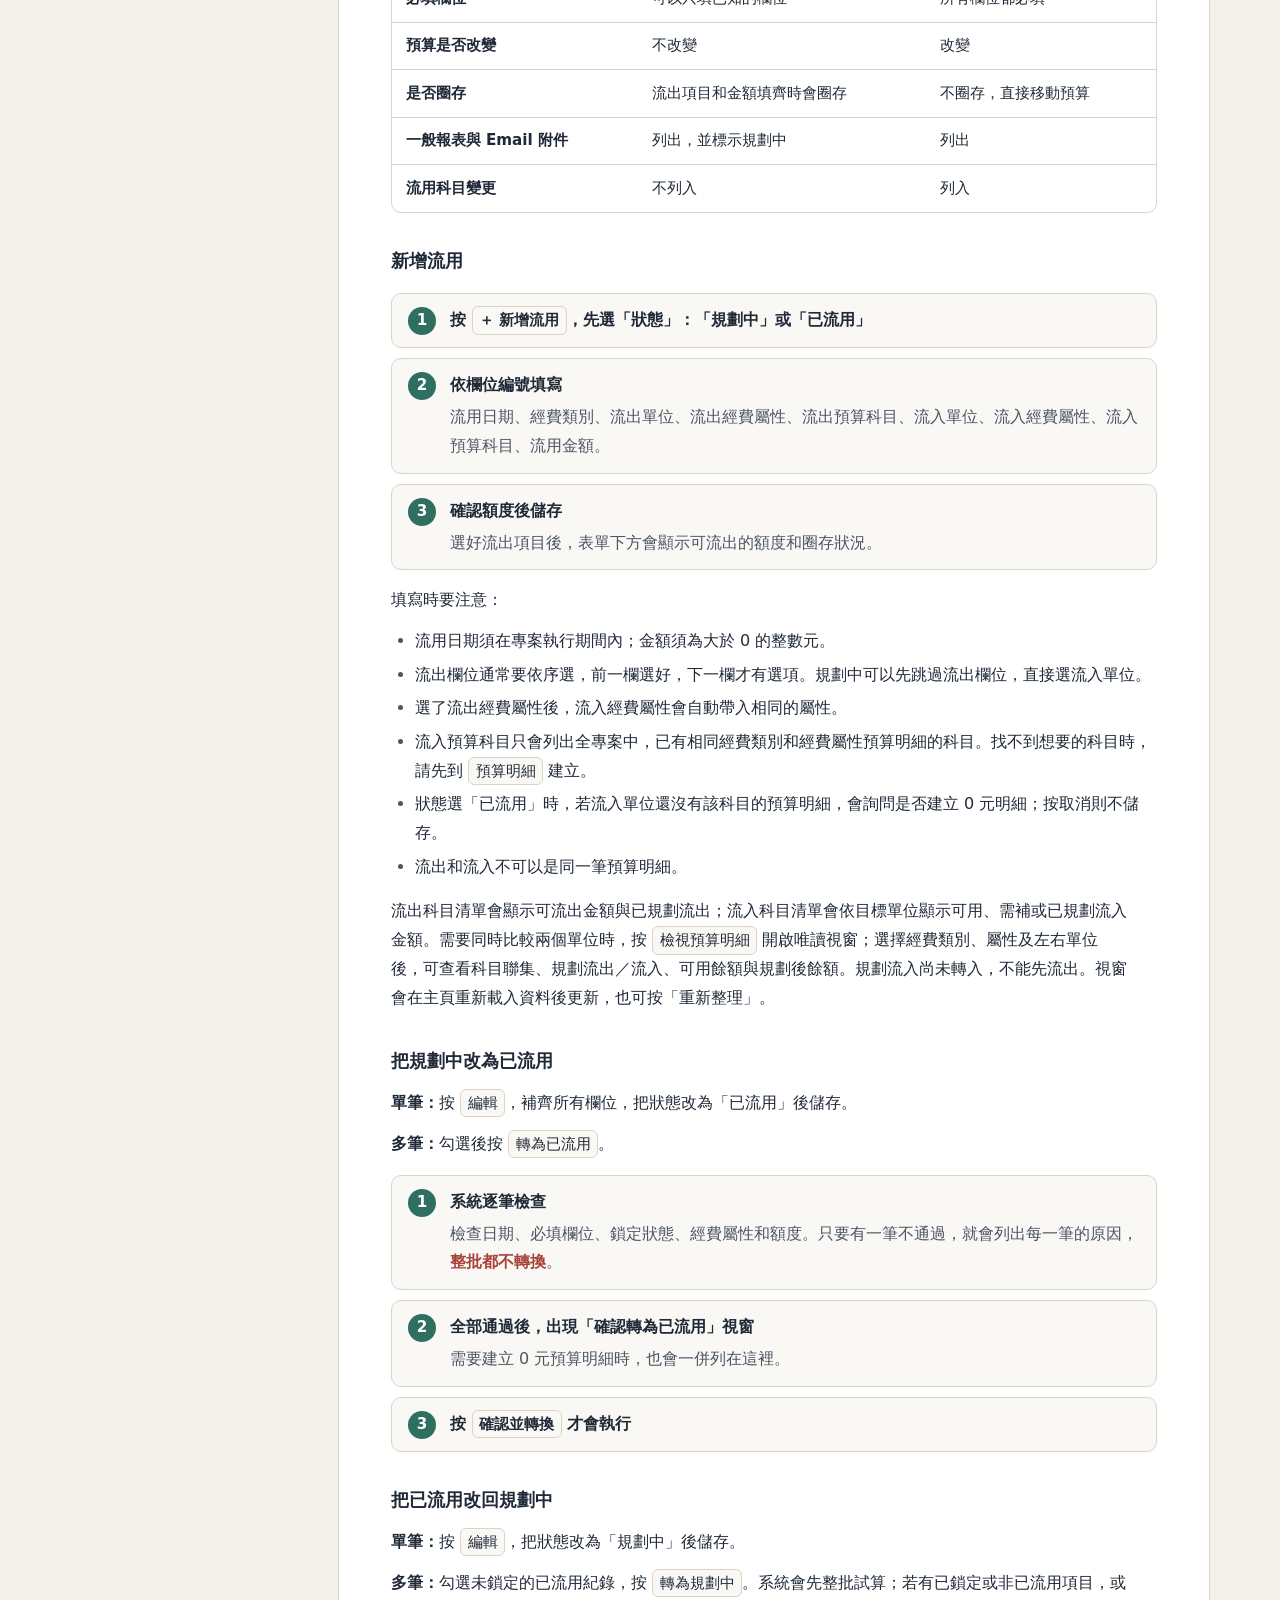
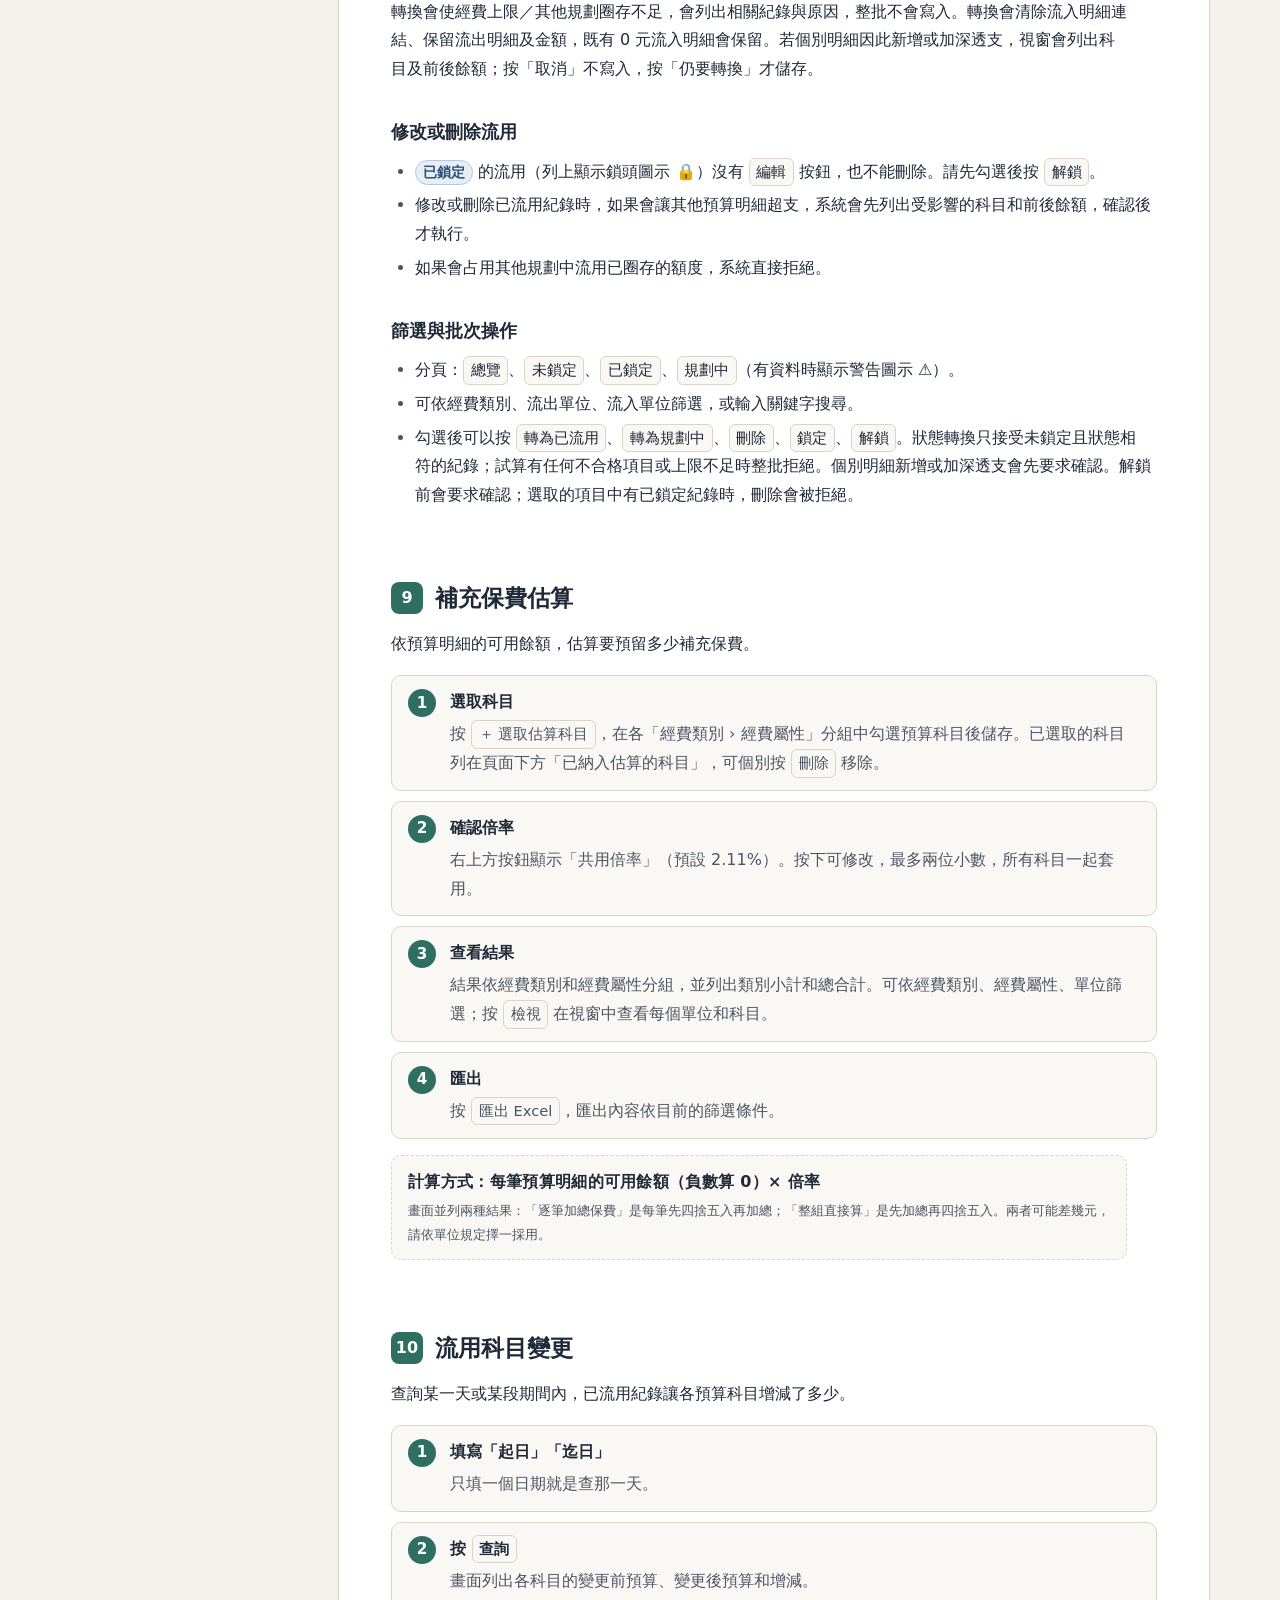
<file: docs/系統操作手冊.html>
<!doctype html>
<html lang="zh-Hant">
<head>
<meta charset="utf-8">
<meta name="viewport" content="width=device-width, initial-scale=1">
<meta name="description" content="經費管理系統操作手冊：專案、預算、核銷、流用、匯入匯出、Email 與備份操作說明。">
<title>經費管理系統操作手冊</title>
<link rel="stylesheet" href="assets/manual.css">
</head>
<body>
<a class="skip-link" href="#main">跳到主要內容</a>
<div class="layout">
<nav class="toc" aria-label="章節目錄"><span class="toc-title">章節目錄</span><ol>
<li><a href="#tasks"><span>1</span>我想要……（任務索引）</a></li>
<li><a href="#start"><span>2</span>開始使用</a></li>
<li><a href="#terms"><span>3</span>基本名詞</a></li>
<li><a href="#projects"><span>4</span>所有專案</a></li>
<li><a href="#overview"><span>5</span>專案總覽</a></li>
<li><a href="#budget"><span>6</span>專案經費</a></li>
<li><a href="#expenses"><span>7</span>核銷紀錄</a></li>
<li><a href="#transfers"><span>8</span>經費流用</a></li>
<li><a href="#estimate"><span>9</span>補充保費估算</a></li>
<li><a href="#application"><span>10</span>流用科目變更</a></li>
<li><a href="#options"><span>11</span>選項資料</a></li>
<li><a href="#email"><span>12</span>Email 經費報告</a></li>
<li><a href="#import"><span>13</span>匯入資料</a></li>
<li><a href="#export"><span>14</span>匯出資料</a></li>
<li><a href="#backup"><span>15</span>備份與還原</a></li>
<li><a href="#workflows"><span>16</span>常用流程</a></li>
<li><a href="#recovery"><span>17</span>出錯補救</a></li>
<li><a href="#interface"><span>18</span>表單與畫面操作</a></li>
<li><a href="#faq"><span>19</span>常見問題</a></li>
</ol></nav>
<main id="main" tabindex="-1">
<header class="doc-head"><span class="tag">使用說明</span>
<h1>經費管理系統操作手冊</h1>
<p class="lead">建立專案、編列預算、登錄核銷與經費流用，並產生報表、寄送 Email 報告及備份資料。系統只在這台電腦上使用，供單人操作。</p></header>
<div class="ai-note" role="note"><p><b>要讓 AI 工具讀取本手冊嗎？</b></p><p>若要讓 ChatGPT、Gemini、Copilot 等 AI 工具讀取本手冊來回答操作問題，請<strong>優先提供 Markdown 版</strong>（同資料夾的 <code>系統操作手冊.md</code>）。兩份內容相同，HTML 版適合人閱讀。</p></div>
<div class="summary" aria-label="閱讀說明"><p><b>畫面名稱：</b>以框線標示的文字（例如 <span class="ui">＋ 新增專案</span>）是畫面上的按鈕、分頁或欄位，名稱與系統畫面相同。</p><p><b>狀態顏色：</b><span class="st st-pending">待核銷</span> <span class="st st-planned">規劃中</span> 需要留意；<span class="st st-over">超支</span> 表示金額不足；<span class="st st-done">已核銷</span> <span class="st st-executed">已流用</span> 已生效；<span class="st st-void">作廢</span> 不計入金額；<span class="st st-locked">已鎖定</span> 不能修改。</p></div>

<section id="tasks">
<h2><span class="no">1</span>我想要……（任務索引）</h2>
<p>依你想做的事，找到操作方式。</p>
<div class="tbl"><table>
<thead><tr><th>我想要</th><th>怎麼做</th><th>詳細說明</th></tr></thead>
<tbody>
<tr><td>建立新專案</td><td>頂端按 <span class="ui">＋ 新增專案</span></td><td><a href="#projects">所有專案</a></td></tr>
<tr><td>修改專案日期、名稱或經費總額</td><td>進入專案後，按頂端專案選單旁的齒輪按鈕（⚙）</td><td><a href="#projects">所有專案</a></td></tr>
<tr><td>編列預算</td><td><span class="ui">專案經費</span> → <span class="ui">＋ 新增預算</span>，或用 <span class="ui">匯入預算明細</span></td><td><a href="#budget">專案經費</a></td></tr>
<tr><td>查某個科目還剩多少錢</td><td><span class="ui">專案經費</span> → <span class="ui">預算明細</span> 看「可用餘額」欄</td><td><a href="#budget">專案經費</a></td></tr>
<tr><td>登錄一張發票或收據</td><td><span class="ui">核銷紀錄</span> → <span class="ui">＋ 新增核銷批次</span> → 填明細</td><td><a href="#expenses">核銷紀錄</a></td></tr>
<tr><td>補填 <span class="st st-pending">待核銷</span> 的日期</td><td>到 <span class="ui">核銷紀錄</span> 補填缺少的登錄日期或憑證日期</td><td><a href="#expenses">核銷紀錄</a></td></tr>
<tr><td>修改核銷的金額、單位或科目</td><td><span class="ui">核銷紀錄</span> 該列按 <span class="ui">編輯</span></td><td><a href="#expenses">核銷紀錄</a></td></tr>
<tr><td>作廢一筆核銷</td><td><span class="ui">核銷紀錄</span> 勾選 → <span class="ui">作廢</span></td><td><a href="#expenses">核銷紀錄</a></td></tr>
<tr><td>取消作廢</td><td><span class="ui">作廢</span> 分頁勾選 → <span class="ui">復原</span></td><td><a href="#expenses">核銷紀錄</a></td></tr>
<tr><td>把 A 科目（或單位）的錢挪到 B</td><td><span class="ui">經費流用</span> → <span class="ui">＋ 新增流用</span>，狀態選 <span class="st st-executed">已流用</span></td><td><a href="#transfers">經費流用</a></td></tr>
<tr><td>先記下準備挪的錢，還沒定案</td><td><span class="ui">經費流用</span> → <span class="ui">＋ 新增流用</span>，狀態選 <span class="st st-planned">規劃中</span></td><td><a href="#transfers">經費流用</a></td></tr>
<tr><td>變更流用狀態</td><td>勾選 → <span class="ui">轉為已流用</span> 或 <span class="ui">轉為規劃中</span>，也可單筆編輯狀態</td><td><a href="#transfers">經費流用</a></td></tr>
<tr><td>把已流用改回規劃中</td><td>該筆按 <span class="ui">編輯</span>，狀態改為「規劃中」</td><td><a href="#transfers">經費流用</a></td></tr>
<tr><td>修改 <span class="st st-locked">已鎖定</span> 的流用</td><td>勾選 → <span class="ui">解鎖</span>，再按 <span class="ui">編輯</span></td><td><a href="#transfers">經費流用</a></td></tr>
<tr><td>查某段期間各科目因流用增減多少</td><td><span class="ui">流用科目變更</span> 填日期 → <span class="ui">查詢</span></td><td><a href="#application">流用科目變更</a></td></tr>
<tr><td>估算補充保費</td><td><span class="ui">補充保費估算</span> → <span class="ui">＋ 選取估算科目</span></td><td><a href="#estimate">補充保費估算</a></td></tr>
<tr><td>新增或修改單位、科目名稱</td><td><span class="ui">選項資料</span></td><td><a href="#options">選項資料</a></td></tr>
<tr><td>寄經費報告給各單位或主管</td><td><span class="ui">Email 經費報告</span> → <span class="ui">寄送報告</span></td><td><a href="#email">Email 經費報告</a></td></tr>
<tr><td>更換寄件密碼</td><td><span class="ui">Email 經費報告</span> → <span class="ui">寄件設定</span> 分頁</td><td><a href="#email">Email 經費報告</a></td></tr>
<tr><td>修改或刪除收件人</td><td><span class="ui">Email 經費報告</span> → <span class="ui">收件人清單</span> 分頁</td><td><a href="#email">Email 經費報告</a></td></tr>
<tr><td>產生 Excel、PDF 報表</td><td><span class="ui">匯出資料</span></td><td><a href="#export">匯出資料</a></td></tr>
<tr><td>用 Excel 一次匯入很多筆</td><td>左側 <span class="ui">匯入預算明細</span>、<span class="ui">匯入核銷紀錄</span>、<span class="ui">匯入流用紀錄</span></td><td><a href="#import">匯入資料</a></td></tr>
<tr><td>匯入錯了要撤回</td><td>系統沒有撤銷鍵，見「出錯補救」</td><td><a href="#recovery">出錯補救</a></td></tr>
<tr><td>備份資料</td><td>左側下方 <span class="ui">下載資料庫備份</span></td><td><a href="#backup">備份與還原</a></td></tr>
<tr><td>搬到另一台電腦</td><td>備份 → 新電腦啟動系統 → 還原 → 重新輸入寄件密碼</td><td><a href="#workflows">常用流程</a></td></tr>
<tr><td>月底對帳</td><td>處理待核銷 → 檢查超支 → 匯出報表 → 備份</td><td><a href="#workflows">常用流程</a></td></tr>
<tr><td>專案結案</td><td>清掉待核銷與規劃中流用 → 匯出最終報表 → 備份</td><td><a href="#workflows">常用流程</a></td></tr>
</tbody></table></div>
</section>

<section id="start">
<h2><span class="no">2</span>開始使用</h2>
<p>啟動系統、認識畫面，並完成第一次的設定。</p>
<h3>啟動與停止系統</h3>
<ol class="steps">
<li><b>在 Windows 檔案總管中，雙擊「啟動經費管理.bat」</b><p>第一次啟動需要稍候，系統會建立執行環境。</p></li>
<li><b>瀏覽器會自動開啟系統頁面</b></li>
<li><b>要停止系統時，關閉啟動程式的黑色命令視窗</b><p>只關閉瀏覽器分頁不會停止系統。</p></li>
</ol>
<p>所有資料都存在這台電腦裡，不會上傳到網路。</p>

<h3>認識畫面</h3>
<div class="tbl"><table>
<thead><tr><th>位置</th><th>內容</th></tr></thead>
<tbody>
<tr><td>頂端列</td><td><span class="ui">目前專案</span> 下拉選單切換專案；齒輪按鈕（⚙）修改目前專案的資料；<span class="ui">主題</span> 選單切換淺色、深色或自訂顏色；<span class="ui">＋ 新增專案</span> 建立專案；左上角圖示可點選更換。</td></tr>
<tr><td>左側導覽</td><td>各功能頁面。</td></tr>
<tr><td>左側下方</td><td><span class="ui">下載資料庫備份</span> 及 <span class="ui">還原資料庫備份</span>。</td></tr>
</tbody></table></div>
<p>在 <span class="ui">所有專案</span> 頁時，左側只顯示 <span class="ui">所有專案</span>。按專案的 <span class="ui">瀏覽</span> 進入專案後，才會出現其他功能。</p>

<h3>第一次使用的設定順序</h3>
<ol class="steps">
<li><b>建立專案</b><p>按 <span class="ui">＋ 新增專案</span> 填寫基本資料。系統會自動建立 5 個預設選項：經費類別「補助款」「自籌款」，經費屬性「人事費」「業務費」「資本門」。</p></li>
<li><b>建立單位與預算科目</b><p>到 <span class="ui">選項資料</span> 新增單位和預算科目，這兩種沒有預設值。如果下一步要匯入預算，可以略過，因為預算匯入會自動建立缺少的選項。</p></li>
<li><b>編列預算</b><p>到 <span class="ui">匯入預算明細</span> 匯入，或到 <span class="ui">專案經費</span> 切換至 <span class="ui">預算明細</span> 逐筆新增。</p></li>
<li><b>核對預算</b><p>在 <span class="ui">專案經費</span> 的總表或明細確認金額無誤後，再開始登錄核銷與流用。</p></li>
</ol>

<details>
<summary>什麼時候需要安裝選用套件？</summary>
<div>
<p>一般操作不需要。以下功能需要選用套件：匯出 PDF、Email 附上 PDF、寄送 Email。如果啟動時略過了安裝，或功能無法使用，可以這樣補裝：</p>
<ol>
<li>先關閉系統。如果系統資料夾裡沒有 <code>.venv</code> 資料夾，先啟動系統一次再關閉。</li>
<li>雙擊系統資料夾中的 <code>Install-optional-packages.bat</code>。</li>
<li>依選單選擇 PDF、Email 或全部安裝。</li>
</ol>
</div>
</details>
</section>

<section id="terms">
<h2><span class="no">3</span>基本名詞</h2>
<p>系統如何分類經費，以及各種狀態和金額的意思。</p>
<h3>預算明細由四種選項組成</h3>
<p>每一筆預算都由四種選項組合而成。選項在 <span class="ui">選項資料</span> 管理，每個專案各自獨立。</p>
<div class="tbl"><table>
<thead><tr><th>選項</th><th>意思</th><th>例子</th></tr></thead>
<tbody>
<tr><td>經費類別</td><td>錢從哪裡來</td><td>補助款、自籌款</td></tr>
<tr><td>單位</td><td>誰負責用這筆錢</td><td>A 單位、計畫主持人</td></tr>
<tr><td>經費屬性</td><td>錢的大分類</td><td>人事費、業務費、資本門</td></tr>
<tr><td>預算科目</td><td>實際花在什麼項目</td><td>耗材、國內差旅費、臨時工資</td></tr>
</tbody></table></div>
<p><strong>預算明細</strong>＝「經費類別＋單位＋經費屬性＋預算科目」的一個組合及其金額。例如「補助款／A 單位／業務費／耗材，50,000 元」就是一筆預算明細。每筆核銷和流用都要對應到一筆預算明細。</p>

<h3>核銷有三種狀態</h3>
<div class="tbl"><table>
<thead><tr><th>狀態</th><th>怎麼判斷</th><th>會不會占用經費</th></tr></thead>
<tbody>
<tr><td><span class="st st-done">已核銷</span></td><td>已填登錄日期，且沒有作廢</td><td>會</td></tr>
<tr><td><span class="st st-pending">待核銷</span></td><td>登錄日期或憑證日期任一未填、登錄日期晚於今天，且沒有作廢</td><td><span class="key">會。</span>雖然尚未完成核銷，仍然先扣額度</td></tr>
<tr><td><span class="st st-void">作廢</span></td><td>已標記作廢</td><td>不會，只保留紀錄供查核</td></tr>
</tbody></table></div>

<h3>流用有兩種狀態</h3>
<div class="tbl"><table>
<thead><tr><th>狀態</th><th>意思</th></tr></thead>
<tbody>
<tr><td><span class="st st-planned">規劃中</span></td><td>只是先記下來，預算不會改變，但可能會圈存額度（見下方「圈存」）</td></tr>
<tr><td><span class="st st-executed">已流用</span></td><td>正式生效，預算會真的移動</td></tr>
</tbody></table></div>
<p>另外，每筆流用都可以「鎖定」。<span class="st st-locked">已鎖定</span> 的流用不能編輯或刪除，用來防止誤改。</p>

<h3>餘額與圈存</h3>
<div class="tbl"><table>
<thead><tr><th>名詞</th><th>意思</th></tr></thead>
<tbody>
<tr><td>初始預算</td><td>當初編列的金額</td></tr>
<tr><td>流用後預算</td><td>初始預算＋已流用的流入－已流用的流出</td></tr>
<tr><td>帳面餘額</td><td>流用後預算－已核銷－待核銷</td></tr>
<tr><td>圈存</td><td>規劃中流用先扣住、準備流出的金額</td></tr>
<tr><td>可用餘額</td><td>帳面餘額－圈存。<span class="key">這是實際還能核銷或流出的金額</span></td></tr>
<tr><td><span class="st st-over">超支</span></td><td>帳面餘額小於 0</td></tr>
</tbody></table></div>
<div class="example"><b>例子：圈存</b>
<p>「耗材」帳面餘額 10,000 元。你新增一筆 <span class="st st-planned">規劃中</span> 流用，準備從耗材挪 3,000 元到差旅費。系統會先扣住這 3,000 元，所以耗材的可用餘額變成 7,000 元，最多只能再核銷 7,000 元。這筆流用轉為已流用或被刪除後，圈存就會解除。</p>
</div>
<p>只有規劃中流用的流出單位、經費屬性、預算科目和金額都填齊時，才會圈存。</p>

<h3>兩種執行率</h3>
<div class="pair">
<div><h4>真實執行率</h4><p>已核銷 ÷ 專案經費總額。用於對外報告。</p></div>
<div><h4>預估執行率</h4><p>（已核銷＋待核銷）÷ 專案經費總額。用來掌握含待核銷的使用狀況。</p></div>
</div>
<div class="example"><b>例子：執行率</b>
<p>專案經費總額 1,000,000 元，已核銷 300,000 元，待核銷 100,000 元。真實執行率是 30%，預估執行率是 40%。</p>
</div>
</section>

<section id="projects">
<h2><span class="no">4</span>所有專案</h2>
<p>建立、查看、修改和刪除專案。</p>
<h3>查看專案清單</h3>
<ul>
<li>分頁有 <span class="ui">執行中</span>、<span class="ui">未執行</span>、<span class="ui">已完成</span>、<span class="ui">總覽</span>。狀態由執行起訖日和今天的日期自動決定，不需手動設定。</li>
<li>尚未結束、而且三個月內就到期的專案，名稱前會顯示計時器圖示（⏱️）。</li>
<li>清單列出每個專案的真實執行率和預估執行率。</li>
<li>按 <span class="ui">瀏覽</span> 進入該專案。</li>
</ul>
<h3>匯出專案清單</h3>
<p>在清單右上方選 <span class="ui">匯出狀態</span> 和 <span class="ui">格式</span>（Excel、Markdown、PDF），按 <span class="ui">匯出專案</span>。</p>
<h3>新增專案</h3>
<p>按 <span class="ui">＋ 新增專案</span>，填寫以下欄位後儲存：</p>
<div class="tbl"><table>
<thead><tr><th>欄位</th><th>說明</th></tr></thead>
<tbody>
<tr><td>專案名稱（必填）</td><td>顯示在清單和報表</td></tr>
<tr><td>專案編號（必填）</td><td>不可和其他專案重複，建議使用學校專案管理系統的編號</td></tr>
<tr><td>執行起日、執行迄日（必填）</td><td>核銷和流用的日期都必須在這段期間內</td></tr>
<tr><td>專案經費總額（必填）</td><td>預算明細合計不可超過這個金額</td></tr>
<tr><td>執行單位、聯絡人、電話、Email</td><td>選填</td></tr>
</tbody></table></div>
<h3>修改專案資料</h3>
<p>進入專案後，按頂端 <span class="ui">目前專案</span> 旁的齒輪按鈕（⚙），修改後儲存。以下情況無法儲存：</p>
<ul>
<li>縮短執行期間後，既有核銷的日期或流用日期落在期間外。</li>
<li>專案經費總額低於已編列的預算合計。</li>
</ul>
<h3>刪除專案</h3>
<ol class="steps">
<li><b>按齒輪按鈕（⚙）開啟專案資料，按 <span class="ui">刪除</span></b></li>
<li><b>在「永久刪除專案」視窗輸入專案編號</b></li>
<li><b>按 <span class="ui">永久刪除</span></b></li>
</ol>
<div class="callout danger"><b>刪除後無法復原</b>
<p>這個專案的預算、核銷、流用、收件人等所有資料都會永久刪除。刪除前請先按 <span class="ui">下載資料庫備份</span>。</p>
</div>
</section>

<section id="overview">
<h2><span class="no">5</span>專案總覽</h2>
<p>進入專案後的第一頁，一次查看執行狀況。</p>
<h3>摘要卡片</h3>
<div class="tbl"><table>
<thead><tr><th>卡片</th><th>內容</th></tr></thead>
<tbody>
<tr><td>專案經費總額</td><td>專案設定的經費上限</td></tr>
<tr><td>真實執行</td><td>已核銷金額及真實執行率</td></tr>
<tr><td>預估執行</td><td>已核銷＋待核銷的金額、預估執行率，以及其中待核銷的金額</td></tr>
<tr><td>預估未規劃餘額</td><td>專案經費總額－（已核銷＋待核銷），並顯示超支的預算明細筆數</td></tr>
</tbody></table></div>
<h3>真實／預估切換與其他區塊</h3>
<p>彙總區可切換「真實執行」與「預估執行（含待核銷）」；預設真實執行，系統會記住上次選擇。摘要卡片在兩種模式都同時顯示真實與預估。</p>
<ul>
<li><strong>筆記區：</strong>寫下專案備忘事項，按 <span class="ui">儲存筆記</span> 保存。</li>
<li><strong>每月執行率：</strong>真實模式按登錄日期累積已核銷金額；預估模式另加一條含待核銷的預估線。待核銷全部計入本月；本月在專案期間外時放在最近的首月或末月。分母都是專案經費總額。</li>
<li><strong>依經費類別與經費屬性：</strong>每個經費類別先列「類別小計」，再分列經費屬性。真實模式顯示流用後預算、已核銷、可用餘額與真實執行率；預估模式另顯示待核銷，執行率含待核銷。</li>
<li><strong>依單位：</strong>真實模式顯示流用後預算、可用餘額與真實執行率；預估模式另顯示待核銷。按 <span class="ui">查看</span> 會跳到專案經費總表，並套用該單位篩選。</li>
<li><strong>待核銷：</strong>列出所有 <span class="st st-pending">待核銷</span> 紀錄，可按 <span class="ui">編輯</span> 直接處理。</li>
</ul>
<div class="callout warn"><b>表格的執行率和摘要卡片不同</b><p>兩張表的真實執行率＝已核銷 ÷ 該列流用後預算；預估執行率＝（已核銷＋待核銷）÷ 該列流用後預算。可用餘額在兩種模式都扣除待核銷及規劃流出。</p></div>
</section>

<section id="budget">
<h2><span class="no">6</span>專案經費</h2>
<p>預設顯示依經費類別、經費屬性與預算科目彙總的「專案經費總表」；點擊一列可切換至「預算明細」並帶入篩選條件。切換至明細後可新增、修改、篩選或刪除個別預算。</p>
<h3>新增預算</h3>
<ol class="steps">
<li><b>按 <span class="ui">＋ 新增預算</span></b></li>
<li><b>依序選擇「經費類別」「單位」「經費屬性」「預算科目」</b><p>選項必須已在 <span class="ui">選項資料</span> 建立。</p></li>
<li><b>輸入「初始預算」後儲存</b><p>同樣的四項組合不能重複建立。但經費屬性不同就算不同組合，例如同一單位的「耗材」，可以分別建在業務費和資本門底下。</p></li>
</ol>
<h3>修改預算</h3>
<p>在該列按 <span class="ui">編輯</span>。</p>
<ul>
<li>這筆預算已有核銷或流用紀錄時，只能改金額，不能改經費類別、單位、經費屬性或預算科目。</li>
<li>調降金額後，如果專案或各層額度會少於已使用的金額（含待核銷），或會占用圈存，系統會拒絕儲存。</li>
</ul>
<h3>查看已編列多少</h3>
<p>頁面上方顯示「專案總額」「已編列」「尚未編列」。預算合計可以少於專案經費總額，但不能超過。</p>
<h3>篩選與查看</h3>
<ul>
<li>分頁：<span class="ui">正常</span>（沒有超支）、<span class="ui">超支</span>（有 <span class="st st-over">超支</span> 時分頁前會顯示警告圖示 ⚠️）、<span class="ui">總覽</span>。</li>
<li>可依單位、經費類別篩選，或搜尋預算科目和單位；按 <span class="ui">清除</span> 取消條件。</li>
<li>每列顯示初始預算、流入、流出、流用後預算、已核銷、待核銷、帳面餘額、可用餘額。</li>
</ul>
<h3>預算科目什麼時候可以超支</h3>
<p>只有<strong>同時</strong>符合以下兩個條件時，單一科目才能超支：</p>
<ol>
<li>同一個「單位＋經費類別＋經費屬性」底下，其他科目還有可用餘額。</li>
<li>這個科目沒有被規劃中流用圈存。</li>
</ol>
<p>不符合時，系統會拒絕儲存。</p>
<div class="example"><b>例子：科目超支</b>
<p>A 單位的補助款業務費底下，耗材剩 0 元、差旅費剩 5,000 元。耗材最多可以超支 5,000 元，之後再用流用把差旅費的錢挪過來補平。</p>
</div>
<h3>刪除預算</h3>
<p>勾選後按 <span class="ui">刪除</span>。以下情況不能刪除：該預算明細有核銷（包括作廢的）、有已流用紀錄，或有已鎖定的規劃中流用。可以刪除時，確認視窗會列出將一併刪除的資料。</p>
</section>

<section id="expenses">
<h2><span class="no">7</span>核銷紀錄</h2>
<p>登錄、修改、作廢和刪除核銷。</p>
<h3>批次和明細是什麼</h3>
<p>核銷以「紙本批次」為單位。一個批次就是一次送出的核銷單，裡面可以有多筆明細。同一批次的明細共用<strong>登錄日期</strong>和<strong>批次說明</strong>。清單中每一列是一筆明細。</p>
<h3>新增核銷</h3>
<ol class="steps">
<li><b>按 <span class="ui">＋ 新增核銷批次</span>，填寫「登錄日期」和「批次說明」後儲存</b><p>第一筆明細儲存前不會建立批次；任一日期留白時，該明細為 <span class="st st-pending">待核銷</span>。</p></li>
<li><b>填寫明細</b><p>填寫批次後會自動開啟明細表單。依序選擇「經費類別」「單位」「經費屬性」「預算科目」，再填「核銷金額」。選好單位後，表單會顯示<strong>可核銷上限</strong>，金額不要超過它。</p></li>
<li><b>視需要填寫「憑證日期」「付款對象」「用途／備註」</b></li>
<li><b>儲存後接著輸入下一筆</b><p>第一筆明細儲存成功後會留在明細表單並保留同一批次；欄位清空後可直接輸入下一筆。按 Esc 或「關閉表單」會開啟批次面板。從批次面板追加明細時也相同；編輯明細及其他表單儲存後仍會關閉。</p></li>
</ol>
<h3>補填登錄日期</h3>
<ol class="steps">
<li><b>在清單中點選該筆的批次說明（顯示為「#編號 說明」），開啟批次面板</b></li>
<li><b>按 <span class="ui">編輯批次</span>，填入登錄日期後儲存</b><p>有憑證日期的明細會變成 <span class="st st-done">已核銷</span>；憑證日期仍空白的明細維持 <span class="st st-pending">待核銷</span>。</p></li>
</ol>
<h3>在既有批次追加明細</h3>
<p>開啟批次面板，按 <span class="ui">＋ 在此批次新增明細</span>。</p>
<h3>修改一筆核銷</h3>
<p>在該列按 <span class="ui">編輯</span>，可以修改單位、科目、金額、日期、付款對象和備註。登錄日期和批次說明是整批共用的，要改請用 <span class="ui">編輯批次</span>。</p>
<h3>填寫規則</h3>
<ul>
<li>日期須在專案執行期間內；憑證日期不可晚於登錄日期。</li>
<li>登錄日期晚於今天時，會提示「此登錄日期晚於今天，該日之前本批明細會列為待核銷」，但仍可儲存。</li>
<li>金額須為整數元，可以是 0。</li>
<li>付款對象可以不填。若填寫，每一位都要有分配金額，而且合計要等於核銷金額。名稱不可包含「;」或「；」。</li>
</ul>
<h3>核銷金額的上限</h3>
<p><span class="st st-pending">待核銷</span> 和 <span class="st st-done">已核銷</span> 都會占用額度。核銷金額不能超過以下任何一項的剩餘額度：</p>
<ul>
<li>整個專案的預算合計</li>
<li>該經費類別</li>
<li>該單位（會扣除流到其他單位的圈存）</li>
<li>該「單位＋經費類別＋經費屬性」組合（會扣除圈存）</li>
</ul>
<p>超過時，系統會拒絕儲存，並指出是哪一項超過。</p>
<div class="callout"><b>找不到對應的預算明細時</b>
<p>如果選的四項選項還沒有預算明細，儲存時會詢問是否建立「初始預算 0 元」的明細。按確認後，會同時建立明細和核銷；按取消則不儲存，表單內容保留。建立 0 元明細不會增加任何額度。</p>
</div>
<h3>作廢、取消作廢與刪除</h3>
<p>勾選核銷後，可以按：</p>
<div class="tbl"><table>
<thead><tr><th>按鈕</th><th>結果</th></tr></thead>
<tbody>
<tr><td><span class="ui">作廢</span></td><td>變成 <span class="st st-void">作廢</span>：紀錄保留，但不計入金額。適合處理退件或取消的核銷。</td></tr>
<tr><td><span class="ui">復原</span></td><td>取消作廢，恢復計入金額。</td></tr>
<tr><td><span class="ui">刪除</span></td><td>從清單移除，<span class="key">無法復原</span>。系統會保留一份唯讀紀錄，可按右上方 <span class="ui">刪除紀錄</span> 查看原本的內容。</td></tr>
</tbody></table></div>
<p>執行前會顯示筆數、金額合計及各狀態的筆數，確認視窗預設停在「取消」。</p>
<h3>篩選與查看</h3>
<ul>
<li>分頁：<span class="ui">待核銷</span>（有資料時顯示警告圖示 ⚠️）、<span class="ui">已核銷</span>、<span class="ui">作廢</span>、<span class="ui">總覽</span>、<span class="ui">批次</span>。</li>
<li>可依預算科目、單位篩選，或搜尋批次說明、單位、預算科目、備註。</li>
</ul>
</section>

<section id="transfers">
<h2><span class="no">8</span>經費流用</h2>
<p>把預算從一筆預算明細挪到另一筆。</p>
<h3>流用能做什麼</h3>
<p>流用可以跨單位、跨預算科目，但有兩個限制：</p>
<ol>
<li>必須在<strong>同一個經費類別</strong>內，例如補助款不能挪到自籌款。</li>
<li>流出和流入的<strong>經費屬性必須相同</strong>，例如業務費不能挪到人事費。</li>
</ol>
<div class="example"><b>例子：流用</b><p>從「補助款／A 單位／業務費／耗材」挪 5,000 元到「補助款／B 單位／業務費／國內差旅費」。</p></div>

<h3>選「規劃中」還是「已流用」</h3>
<ul>
<li>錢確定要挪了 → 選 <span class="st st-executed">已流用</span>。</li>
<li>只是先記下來，還沒定案 → 選 <span class="st st-planned">規劃中</span>。</li>
</ul>
<div class="tbl"><table>
<thead><tr><th>比較項目</th><th><span class="st st-planned">規劃中</span></th><th><span class="st st-executed">已流用</span></th></tr></thead>
<tbody>
<tr><td>必填欄位</td><td>可以只填已知的欄位</td><td>所有欄位都必填</td></tr>
<tr><td>預算是否改變</td><td>不改變</td><td>改變</td></tr>
<tr><td>是否圈存</td><td>流出項目和金額填齊時會圈存</td><td>不圈存，直接移動預算</td></tr>
<tr><td>一般報表與 Email 附件</td><td>列出，並標示規劃中</td><td>列出</td></tr>
<tr><td>流用科目變更</td><td>不列入</td><td>列入</td></tr>
</tbody></table></div>

<h3>新增流用</h3>
<ol class="steps">
<li><b>按 <span class="ui">＋ 新增流用</span>，先選「狀態」：「規劃中」或「已流用」</b></li>
<li><b>依欄位編號填寫</b><p>流用日期、經費類別、流出單位、流出經費屬性、流出預算科目、流入單位、流入經費屬性、流入預算科目、流用金額。</p></li>
<li><b>確認額度後儲存</b><p>選好流出項目後，表單下方會顯示可流出的額度和圈存狀況。</p></li>
</ol>
<p>填寫時要注意：</p>
<ul>
<li>流用日期須在專案執行期間內；金額須為大於 0 的整數元。</li>
<li>流出欄位通常要依序選，前一欄選好，下一欄才有選項。規劃中可以先跳過流出欄位，直接選流入單位。</li>
<li>選了流出經費屬性後，流入經費屬性會自動帶入相同的屬性。</li>
<li>流入預算科目只會列出全專案中，已有相同經費類別和經費屬性預算明細的科目。找不到想要的科目時，請先到 <span class="ui">預算明細</span> 建立。</li>
<li>狀態選「已流用」時，若流入單位還沒有該科目的預算明細，會詢問是否建立 0 元明細；按取消則不儲存。</li>
<li>流出和流入不可以是同一筆預算明細。</li>
</ul>
<p>流出科目清單會顯示可流出金額與已規劃流出；流入科目清單會依目標單位顯示可用、需補或已規劃流入金額。需要同時比較兩個單位時，按 <span class="ui">檢視預算明細</span> 開啟唯讀視窗；選擇經費類別、屬性及左右單位後，可查看科目聯集、規劃流出／流入、可用餘額與規劃後餘額。規劃流入尚未轉入，不能先流出。視窗會在主頁重新載入資料後更新，也可按「重新整理」。</p>

<h3>把規劃中改為已流用</h3>
<p><strong>單筆：</strong>按 <span class="ui">編輯</span>，補齊所有欄位，把狀態改為「已流用」後儲存。</p>
<p><strong>多筆：</strong>勾選後按 <span class="ui">轉為已流用</span>。</p>
<ol class="steps">
<li><b>系統逐筆檢查</b><p>檢查日期、必填欄位、鎖定狀態、經費屬性和額度。只要有一筆不通過，就會列出每一筆的原因，<span class="key">整批都不轉換</span>。</p></li>
<li><b>全部通過後，出現「確認轉為已流用」視窗</b><p>需要建立 0 元預算明細時，也會一併列在這裡。</p></li>
<li><b>按 <span class="ui">確認並轉換</span> 才會執行</b></li>
</ol>

<h3>把已流用改回規劃中</h3>
<p><strong>單筆：</strong>按 <span class="ui">編輯</span>，把狀態改為「規劃中」後儲存。</p>
<p><strong>多筆：</strong>勾選未鎖定的已流用紀錄，按 <span class="ui">轉為規劃中</span>。系統會先整批試算；若有已鎖定或非已流用項目，或轉換會使經費上限／其他規劃圈存不足，會列出相關紀錄與原因，整批不會寫入。轉換會清除流入明細連結、保留流出明細及金額，既有 0 元流入明細會保留。若個別明細因此新增或加深透支，視窗會列出科目及前後餘額；按「取消」不寫入，按「仍要轉換」才儲存。</p>

<h3>修改或刪除流用</h3>
<ul>
<li><span class="st st-locked">已鎖定</span> 的流用（列上顯示鎖頭圖示 🔒）沒有 <span class="ui">編輯</span> 按鈕，也不能刪除。請先勾選後按 <span class="ui">解鎖</span>。</li>
<li>修改或刪除已流用紀錄時，如果會讓其他預算明細超支，系統會先列出受影響的科目和前後餘額，確認後才執行。</li>
<li>如果會占用其他規劃中流用已圈存的額度，系統直接拒絕。</li>
</ul>

<h3>篩選與批次操作</h3>
<ul>
<li>分頁：<span class="ui">總覽</span>、<span class="ui">未鎖定</span>、<span class="ui">已鎖定</span>、<span class="ui">規劃中</span>（有資料時顯示警告圖示 ⚠️）。</li>
<li>可依經費類別、流出單位、流入單位篩選，或輸入關鍵字搜尋。</li>
<li>勾選後可以按 <span class="ui">轉為已流用</span>、<span class="ui">轉為規劃中</span>、<span class="ui">刪除</span>、<span class="ui">鎖定</span>、<span class="ui">解鎖</span>。狀態轉換只接受未鎖定且狀態相符的紀錄；試算有任何不合格項目或上限不足時整批拒絕。個別明細新增或加深透支會先要求確認。解鎖前會要求確認；選取的項目中有已鎖定紀錄時，刪除會被拒絕。</li>
</ul>
</section>

<section id="estimate">
<h2><span class="no">9</span>補充保費估算</h2>
<p>依預算明細的可用餘額，估算要預留多少補充保費。</p>
<ol class="steps">
<li><b>選取科目</b><p>按 <span class="ui">＋ 選取估算科目</span>，在各「經費類別 › 經費屬性」分組中勾選預算科目後儲存。已選取的科目列在頁面下方「已納入估算的科目」，可個別按 <span class="ui">刪除</span> 移除。</p></li>
<li><b>確認倍率</b><p>右上方按鈕顯示「共用倍率」（預設 2.11%）。按下可修改，最多兩位小數，所有科目一起套用。</p></li>
<li><b>查看結果</b><p>結果依經費類別和經費屬性分組，並列出類別小計和總合計。可依經費類別、經費屬性、單位篩選；按 <span class="ui">檢視</span> 在視窗中查看每個單位和科目。</p></li>
<li><b>匯出</b><p>按 <span class="ui">匯出 Excel</span>，匯出內容依目前的篩選條件。</p></li>
</ol>
<p class="formula">計算方式：每筆預算明細的可用餘額（負數算 0）× 倍率<small>畫面並列兩種結果：「逐筆加總保費」是每筆先四捨五入再加總；「整組直接算」是先加總再四捨五入。兩者可能差幾元，請依單位規定擇一採用。</small></p>
</section>

<section id="application">
<h2><span class="no">10</span>流用科目變更</h2>
<p>查詢某一天或某段期間內，已流用紀錄讓各預算科目增減了多少。</p>
<ol class="steps">
<li><b>填寫「起日」「迄日」</b><p>只填一個日期就是查那一天。</p></li>
<li><b>按 <span class="ui">查詢</span></b><p>畫面列出各科目的變更前預算、變更後預算和增減。</p></li>
<li><b>需要留存時，按 <span class="ui">匯出此次查詢（Excel）</span></b></li>
</ol>
<ul>
<li>結果依經費類別、經費屬性、預算科目分列，並合併各單位金額；只列出有變動的科目。</li>
<li>只計算 <span class="st st-executed">已流用</span> 的紀錄，<span class="key">不含規劃中</span>。</li>
</ul>
<div class="example"><b>例子：流用科目變更</b>
<p>耗材初始預算 50,000 元。3/1 流入 5,000 元，3/10 流出 2,000 元。查詢 3/1～3/31 的結果：</p>
<ul>
<li>變更前預算：50,000 元（起日當天的流用算在變更後）</li>
<li>變更後預算：53,000 元</li>
<li>增減：＋3,000 元</li>
</ul>
</div>
<div class="callout warn"><b>修改初始預算會影響過去的查詢結果</b><p>計算時使用的是<strong>目前</strong>的初始預算。日後修改初始預算，過去期間的查詢結果也會跟著改變。</p></div>
</section>

<section id="options">
<h2><span class="no">11</span>選項資料</h2>
<p>管理本專案的單位、經費類別、經費屬性和預算科目。四種選項的意思見「基本名詞」。</p>
<ul>
<li>頁面有四個分頁，每種選項一頁。</li>
<li><strong>新增：</strong>按 <span class="ui">＋ 新增多筆選項</span>，選擇資料類型，輸入名稱；按 <span class="ui">＋ 新增一筆</span> 可一次新增多個同類型的選項。</li>
<li><strong>改名：</strong>按該選項的 <span class="ui">編輯</span>。改名後，所有用到這個選項的預算、核銷和流用都會一起更新，包括已鎖定的流用。</li>
<li>名稱中的全形英數字和符號會自動轉成半形，例如「Ａ單位」會存成「A單位」。</li>
</ul>
<h3>哪裡可以使用尚未建立的選項</h3>
<div class="pair">
<div><h4>預算匯入</h4><p>缺少的選項會在確認匯入時自動新增。</p></div>
<div><h4>核銷匯入、流用匯入、手動新增</h4><p>只能用已建立的選項，缺少時請先到 <span class="ui">選項資料</span> 新增。</p></div>
</div>
<h3>刪除選項</h3>
<div class="callout warn"><b>以下情況不能刪除</b>
<p>勾選後按 <span class="ui">刪除</span>，系統會先列出相關資料。</p>
<ul>
<li>有核銷紀錄（包括作廢的）</li>
<li>有已流用紀錄</li>
<li>有已鎖定的規劃中流用</li>
<li>刪除後會讓其他經費額度不足</li>
</ul>
<p>可以刪除時，確認視窗會列出將一併刪除的資料，例如相關的預算明細、未鎖定的規劃中流用、估算科目設定和單位收件人。只是想改名稱時，請用 <span class="ui">編輯</span>，不要刪除。</p>
</div>
</section>

<section id="email">
<h2><span class="no">12</span>Email 經費報告</h2>
<p>把專案經費報告寄給各單位和主管。每次都由你手動選擇收件人、預覽並確認後才寄出，系統不會自動寄信。</p>
<p>頁面上方有 <span class="ui">寄送報告</span> 按鈕，下方分成 <span class="ui">收件人清單</span>、<span class="ui">寄送紀錄</span>、<span class="ui">寄件設定</span> 三個分頁。</p>
<h3>第一次使用：設定寄件信箱</h3>
<ol class="steps">
<li><b>到 <span class="ui">寄件設定</span> 分頁，填寫寄信用的信箱設定（SMTP）</b><p>包括伺服器、連接埠、連線安全方式、登入帳號、密碼和寄件者顯示名稱。這些資料可向資訊人員取得；使用 Gmail 請參考 <a href="系統設定 Gmail SMTP 教學.html">Gmail SMTP 設定教學</a>。</p></li>
<li><b>在測試收件信箱輸入自己的 Email，按 <span class="ui">儲存並寄送測試信</span></b><p>確認能收到信。也可以只按 <span class="ui">儲存寄件設定</span>。</p></li>
</ol>
<p>寄件設定全系統共用，在任一專案設定一次即可。密碼存在 Windows 的安全憑證區，不存在系統資料裡。</p>
<h3>更換寄件密碼</h3>
<p>到 <span class="ui">寄件設定</span> 分頁，在密碼欄輸入新密碼後儲存。密碼欄留白表示沿用原本的密碼。</p>
<h3>新增、修改或刪除收件人</h3>
<ul>
<li><strong>新增：</strong>在 <span class="ui">收件人清單</span> 按 <span class="ui">新增收件人</span>，填寫類型、姓名／稱呼、Email、所屬單位。收件人只屬於目前這個專案。</li>
<li><strong>修改：</strong>在該列按 <span class="ui">編輯</span>。</li>
<li><strong>刪除：</strong>勾選後按 <span class="ui">刪除</span>。</li>
<li>清單中的 Email 會部分隱藏，按遮罩的 Email 可看完整內容；操作欄的 <span class="ui">編輯</span> 可修改收件人。</li>
</ul>
<div class="pair">
<div><h4>單位收件人</h4><p>固定只收到所屬單位的資料。所屬單位沒有預算明細時，寄送時不會列出這位收件人。</p></div>
<div><h4>主管</h4><p>每次寄送時，可以個別選擇要收到哪些資料。</p></div>
</div>
<h3>寄送報告</h3>
<ol class="steps">
<li><b>按 <span class="ui">寄送報告</span>，勾選這次要寄的收件人，按 <span class="ui">下一步</span></b></li>
<li><b>選擇「報表附件格式」</b><p>Excel、Markdown、PDF 可複選，至少選一種。</p></li>
<li><b>如果有選主管，為每位主管選擇資料範圍</b><p>「經費摘要」「本單位」「經費摘要＋指定單位」或「經費摘要＋全部單位」。選「指定單位」時可以複選單位。</p></li>
<li><b>按 <span class="ui">查看信件預覽</span></b><p>點選信件查看內容，看完按 <span class="ui">關閉</span> 回到上一個畫面。<span class="key">預覽不會寄出郵件。</span></p></li>
<li><b>按 <span class="ui">確認寄送</span>，在跳出的確認視窗按「確定」</b></li>
<li><b>等待寄送完成</b><p>畫面顯示寄送進度，寄完前不能關閉。完成後會顯示成功、失敗的數量和失敗名單。</p></li>
</ol>
<ul>
<li>報告內容涵蓋專案開始日到寄送當下的所有紀錄，不需選擇月份。</li>
<li>附件和 <span class="ui">匯出資料</span> 產生的報表格式相同。</li>
<li>每位收件人的寄送結果都記錄在 <span class="ui">寄送紀錄</span> 分頁，按 <span class="ui">檢視</span> 可看錯誤原因。寄送失敗時，修正問題後重新寄送給那位收件人即可。</li>
<li>刪除寄送紀錄不會收回已寄出的郵件。</li>
</ul>
</section>

<section id="import">
<h2><span class="no">13</span>匯入資料</h2>
<p>用 Excel 或 CSV 檔，一次新增很多筆預算、核銷或流用。</p>
<h3>匯入步驟</h3>
<ol class="steps">
<li><b>在左側選擇 <span class="ui">匯入預算明細</span>、<span class="ui">匯入核銷紀錄</span> 或 <span class="ui">匯入流用紀錄</span></b><p>第一次使用，請先按頁面上的 <span class="ui">下載預算範本 CSV</span>（或核銷、流用範本），照範本的欄位名稱填寫資料。</p></li>
<li><b>按 <span class="ui">開始匯入</span>，選取或拖曳檔案</b><p>支援 <code>.xlsx</code>、<code>.xlsm</code>、<code>.csv</code>，可以一次選多個檔案。Excel 檔只讀取第一個工作表。</p></li>
<li><b>選擇匯入方式，按 <span class="ui">檢查並預覽</span></b><p>預覽會列出錯誤、警告和需要確認的項目。<span class="key">預覽不會寫入任何資料。</span></p></li>
<li><b>確認沒問題後按 <span class="ui">確認匯入</span></b><p>有錯誤時無法匯入，請修正檔案後按 <span class="ui">上一步</span> 重新檢查。只要有一筆錯誤，整批都不會匯入。</p></li>
</ol>
<h3>匯入預算明細</h3>
<ul>
<li>欄位：經費類別、單位、經費屬性、預算科目、初始預算，全部必填。</li>
<li>缺少的選項會在確認匯入時自動新增。</li>
<li>匯入方式：
<ul>
<li>「新增資料」：遇到已存在的相同預算明細會停止。</li>
<li>「取代本專案全部預算」：刪除目前所有預算後重新建立。已有核銷或流用紀錄時不能使用。</li>
</ul></li>
</ul>
<h3>匯入核銷紀錄</h3>
<ul>
<li>必填：經費類別、單位、經費屬性、預算科目、核銷金額。四項選項都必須已經建立。</li>
<li>選填：登錄日期、憑證日期、批次說明、付款對象、分配金額、備註。登錄日期或憑證日期空白，或登錄日期晚於今天的列會是 <span class="st st-pending">待核銷</span>。</li>
<li>找不到對應的預算明細時，預覽會列出，確認後建立 0 元明細。</li>
<li>批次處理方式：
<ul>
<li>「每列獨立成批次」（預設）。</li>
<li>「合併批次說明與登錄日期均相同的資料」：只有批次說明和登錄日期<strong>都有填寫、而且都相同</strong>的列才會合併。任一欄空白的列（例如待核銷）都各自成一批。</li>
</ul></li>
</ul>
<h3>匯入流用紀錄</h3>
<ul>
<li>必填：流用日期、經費類別、流出單位、流出經費屬性、流出預算科目、流入單位、流入經費屬性、流入預算科目、流用金額。備註選填。</li>
<li>匯入的流用<span class="key">一律是已流用、未鎖定</span>，不能匯入成規劃中。</li>
<li>流入單位缺少預算明細時，確認後才建立 0 元明細。</li>
</ul>
<h3>資料格式</h3>
<ul>
<li><strong>日期：</strong>可寫成 <code>2026/03/01</code>、<code>2026-3-1</code> 或 <code>20260301</code>。Excel 的日期儲存格可以直接使用；CSV 裡的純數字（例如 <code>46100</code>）不會被當成日期。</li>
<li><strong>金額：</strong>必須是整數元。<code>100.0</code> 可以，<code>100.5</code> 會被拒絕。</li>
<li><strong>選項名稱：</strong>全形英數字和符號會轉成半形。</li>
<li><strong>空白列：</strong>整列空白會略過。</li>
</ul>
<h3>預覽會檢查什麼</h3>
<ul>
<li><strong>欄位名稱：</strong>只接受範本上的欄位名稱。直接拿匯出的報表來匯入，通常會因欄位名稱不同而失敗。</li>
<li><strong>疑似重複：</strong>核銷和流用會和既有紀錄及同一檔案的其他列比對。疑似重複時會標示出來，你確認後才能匯入。</li>
<li><strong>列次：</strong>預覽表格的「列次」是檔案中的實際列號（標題是第 1 列，第一筆資料是第 2 列），和錯誤訊息、疑似重複標記裡的「第 N 列」相同，可以直接對照 Excel 找到該列。一次上傳多個檔案時，會顯示「檔名：列號」。</li>
<li><strong>日期警告：</strong>登錄日期晚於今天時會提醒，但不會阻擋匯入。</li>
<li><strong>額度：</strong>匯入後不能超過專案和各層的經費額度。流用還會檢查流出項目的可用餘額，以及兩邊的經費屬性是否相同。</li>
</ul>
</section>

<section id="export">
<h2><span class="no">14</span>匯出資料</h2>
<p>產生專案經費報表，用來留存或提供給別人。</p>
<ol class="steps">
<li><b>選擇資料範圍</b><p>「專案彙總」：專案經費總表、核銷彙總、流用紀錄。「所選單位」：各單位的經費總表、核銷明細、流用紀錄。「專案彙總＋所選單位」：兩者都有，放在同一份檔案的不同工作表。選到單位時，勾選要匯出的單位，可按 <span class="ui">全選單位</span>。</p></li>
<li><b>選擇檔案格式</b><p>Excel、Markdown 或 PDF。</p></li>
<li><b>設定其他選項（依前面的選擇才會出現）</b><p>「單位檔案方式」：只有選「所選單位」而且格式不是 PDF 時才會出現，可選合併成一份檔案（每個單位一個工作表），或每個單位分開、打包成 ZIP 壓縮檔。「PDF 紙張方向」：選 PDF 時出現，A4 橫式（預設）或直式。</p></li>
<li><b>按 <span class="ui">產生匯出檔案</span></b><p>Excel 和 Markdown 會直接下載；PDF 會開啟預覽視窗，再用瀏覽器的列印功能或「另存為 PDF」儲存。</p></li>
</ol>
<ul>
<li>經費表會同時列出帳面餘額和可用餘額，Excel 另附「餘額說明」工作表。</li>
<li>「流用紀錄」包含已流用和規劃中，以狀態欄區分。</li>
<li>專案清單、補充保費估算、流用科目變更，各自在自己的頁面匯出。</li>
</ul>
<div class="callout"><b>匯出的報表不能直接匯回系統</b><p>要新增資料請用匯入範本；要保存或搬移完整資料請用資料庫備份。</p></div>
</section>

<section id="backup">
<h2><span class="no">15</span>備份與還原</h2>
<p>保存完整資料，並在需要時還原。</p>
<h3>下載備份</h3>
<p>按左側下方的 <span class="ui">下載資料庫備份</span>，會下載一個 <code>.db</code> 檔，內含所有專案的資料，以及主題、背景圖片等設定。建議定期備份，並在刪除專案、取代預算、還原等重大操作前先備份。</p>
<h3>還原備份</h3>
<div class="callout danger"><b>還原會用備份檔完整取代目前所有資料</b><p>操作前請確認選的是正確的備份檔。</p></div>
<ol class="steps">
<li><b>按左側下方的 <span class="ui">還原資料庫備份</span>，選擇備份檔（<code>.db</code> 或 <code>.sqlite</code>）</b></li>
<li><b>在確認視窗按「確定」</b></li>
<li><b>系統檢查備份內容</b><p>如果發現帳務問題（例如核銷超過額度），會在「備份帳務問題」視窗逐項列出。按 <span class="ui">取消</span> 不會變更任何資料；按 <span class="ui">仍要還原</span> 才會繼續。</p></li>
<li><b>還原完成後，畫面會回到「所有專案」</b></li>
</ol>
<p>還原前，系統會把目前的資料另存成 <code>data/經費管理.before-restore.db</code>。萬一選錯備份檔，可以再用 <span class="ui">還原資料庫備份</span> 選擇這個檔案救回來。</p>
<p>系統運作時，不要用其他程式直接修改資料庫檔案。</p>
</section>

<section id="workflows">
<h2><span class="no">16</span>常用流程</h2>
<p>跨好幾個頁面的工作，依以下順序進行。</p>
<h3>月底對帳</h3>
<ol class="steps">
<li><b>處理待核銷</b><p>到 <span class="ui">專案總覽</span> 的「待核銷」區塊，或 <span class="ui">核銷紀錄</span> 的 <span class="ui">待核銷</span> 分頁，補填缺少的登錄日期或憑證日期。</p></li>
<li><b>檢查超支</b><p>到 <span class="ui">預算明細</span> 的 <span class="ui">超支</span> 分頁，確認有沒有超支的科目，需要時用經費流用調整。</p></li>
<li><b>處理規劃中流用</b><p>到 <span class="ui">經費流用</span> 的 <span class="ui">規劃中</span> 分頁，已定案的轉為已流用，不再需要的刪除。</p></li>
<li><b>產生報表</b><p>到 <span class="ui">匯出資料</span> 產生報表，或用 <span class="ui">Email 經費報告</span> 寄給各單位。</p></li>
<li><b>按 <span class="ui">下載資料庫備份</span></b></li>
</ol>
<h3>專案結案</h3>
<p>系統沒有「結案」按鈕。執行迄日過後，專案會自動移到 <span class="ui">已完成</span> 分頁，資料仍然可以查看和修改。建議結案時：</p>
<ol class="steps">
<li><b>處理所有 <span class="st st-pending">待核銷</span></b><p>補填缺少的登錄日期或憑證日期，或作廢不會核銷的紀錄。</p></li>
<li><b>處理所有 <span class="st st-planned">規劃中</span> 流用</b><p>轉為已流用或刪除。</p></li>
<li><b>視需要把所有流用「鎖定」，防止誤改</b></li>
<li><b>到 <span class="ui">匯出資料</span> 匯出最終報表留存</b></li>
<li><b>按 <span class="ui">下載資料庫備份</span></b></li>
</ol>
<h3>搬到另一台電腦</h3>
<ol class="steps">
<li><b>在舊電腦按 <span class="ui">下載資料庫備份</span></b></li>
<li><b>把整個系統資料夾複製到新電腦，雙擊「啟動經費管理.bat」</b><p>新電腦需要先安裝 Python。</p></li>
<li><b>在新電腦按 <span class="ui">還原資料庫備份</span>，選擇剛才的備份檔</b></li>
<li><b>重新輸入寄件密碼</b><p>到 <span class="ui">Email 經費報告</span> → <span class="ui">寄件設定</span> 輸入，因為密碼不會跟著備份移動。</p></li>
</ol>
</section>

<section id="recovery">
<h2><span class="no">17</span>出錯補救</h2>
<p>操作錯誤時的處理方式，以及系統做不到的事。</p>
<div class="tbl"><table>
<thead><tr><th>發生什麼事</th><th>怎麼補救</th></tr></thead>
<tbody>
<tr><td>匯入錯了</td><td>系統<span class="key">沒有撤銷匯入</span>的功能。匯入前有備份的話，用 <span class="ui">還原資料庫備份</span> 還原。沒有備份時，到清單中找出這些資料逐一刪除或修改。預算如果還沒有核銷和流用，可以用「取代本專案全部預算」重新匯入正確的檔案。</td></tr>
<tr><td>核銷的單位、科目或金額填錯</td><td>在 <span class="ui">核銷紀錄</span> 該列按 <span class="ui">編輯</span> 修改。</td></tr>
<tr><td>登錄日期填錯</td><td>開啟批次面板，按 <span class="ui">編輯批次</span> 修改。整批明細會一起變更。</td></tr>
<tr><td>明細放錯批次</td><td>明細<span class="key">不能移到其他批次</span>。請刪除後，在正確的批次重新新增。</td></tr>
<tr><td>不小心作廢</td><td>到 <span class="ui">作廢</span> 分頁勾選，按 <span class="ui">復原</span>。</td></tr>
<tr><td>刪錯核銷</td><td>刪除<span class="key">無法復原</span>。按 <span class="ui">刪除紀錄</span> 查看原本的內容，再重新新增；或還原刪除前的備份。</td></tr>
<tr><td>已流用的內容填錯</td><td>按 <span class="ui">編輯</span> 修改。已鎖定的話，先 <span class="ui">解鎖</span>。</td></tr>
<tr><td>選項名稱打錯</td><td>到 <span class="ui">選項資料</span> 按 <span class="ui">編輯</span> 改名，相關資料會一起更新。</td></tr>
<tr><td>還原時選錯備份檔</td><td>用 <span class="ui">還原資料庫備份</span> 選擇 <code>data/經費管理.before-restore.db</code>。</td></tr>
<tr><td>Email 寄錯人或寄錯內容</td><td>已寄出的郵件<span class="key">無法收回</span>，請另行聯絡收件人。</td></tr>
</tbody></table></div>
<h3>系統做不到的事</h3>
<ul>
<li>撤銷匯入</li>
<li>把核銷明細移到其他批次</li>
<li>救回已刪除的核銷或專案（只能從備份還原）</li>
<li>收回已寄出的郵件</li>
<li>自動定期寄送 Email</li>
<li>依日期範圍匯出核銷紀錄</li>
<li>手動結案或封存專案</li>
<li>多人同時使用，或從其他電腦連線使用</li>
</ul>
</section>

<section id="interface">
<h2><span class="no">18</span>表單與畫面操作</h2>
<p>常用的快捷操作與畫面設定。</p>
<h3>表單</h3>
<div class="tbl"><table>
<thead><tr><th>操作</th><th>說明</th></tr></thead>
<tbody>
<tr><td><kbd>Ctrl</kbd> + <kbd>S</kbd></td><td>儲存表單。</td></tr>
<tr><td><kbd>Esc</kbd> 或「關閉表單」</td><td>關閉表單；有未儲存的內容時，會先詢問。點擊表單外面不會關閉表單。</td></tr>
<tr><td>儲存表單</td><td>新增核銷明細儲存成功後會保留表單、清空欄位並保留批次，可直接連續新增；關閉表單後開啟批次面板。編輯核銷明細及其他表單儲存成功後會關閉；儲存失敗時保留已填資料。</td></tr>
</tbody></table></div>
<ul>
<li>欄位會標示「必填」或「選填」。</li>
<li>有選項的欄位可以直接打字篩選，也可以展開清單選取；必須選中清單裡的項目才能儲存。需要先選前一欄時，欄位下方會提示。</li>
<li>日期使用西元年，格式是「年/月/日」，例如 2026/03/01。金額輸入時會自動加上千分位逗號，以新臺幣整數元儲存。</li>
</ul>
<h3>表格</h3>
<ul>
<li>可以選每頁顯示 5、15、25、50 筆或不限，預設 5 筆。</li>
<li>點欄位標題可以排序（預算明細表除外）。</li>
<li>按表格上的「欄位對齊」，可把各欄設為靠左、置中、靠右或「依資料類型」。設定只套用在這張表。</li>
<li>勾選每列第一欄可以選取資料；勾選標題列的核取方塊會選取這一頁的全部資料。</li>
</ul>
<h3>外觀設定</h3>
<ul>
<li><strong>主題：</strong>頂端 <span class="ui">主題</span> 選單可切換淺色、深色或自訂顏色。自訂顏色時，系統會提示文字是否清楚易讀。</li>
<li><strong>背景圖片：</strong>開啟 <span class="ui">主題</span> 選單，選 <span class="ui">背景</span>，再選 <span class="ui">上傳背景</span> 或 <span class="ui">移除背景</span>。</li>
<li><strong>左上角圖示：</strong>點選左上角的圖示，可改用 Emoji 或上傳圖片。</li>
</ul>
</section>

<section id="faq">
<h2><span class="no">19</span>常見問題</h2>
<p>依畫面現象查找原因和解法。</p>
<details class="faq"><summary>核銷時顯示超過上限，不能儲存？</summary><div><dl>
<dt>原因</dt><dd>待核銷也會占用額度；規劃中流用的圈存也會減少可用餘額。</dd>
<dt>解法</dt><dd>看訊息指出是哪一項超過。可以先用經費流用把錢挪進來，或檢查有沒有不再需要的規劃中流用或待核銷紀錄可以刪除。</dd>
</dl></div></details>
<details class="faq"><summary>流用紀錄沒有編輯按鈕，或刪不掉？</summary><div><dl>
<dt>原因</dt><dd>這筆流用已鎖定（列上顯示鎖頭圖示 🔒）。</dd>
<dt>解法</dt><dd>勾選後按 <span class="ui">解鎖</span>，確認後就能編輯或刪除。</dd>
</dl></div></details>
<details class="faq"><summary>流用科目變更查不到剛建立的流用？</summary><div><dl>
<dt>原因</dt><dd>這筆流用還是規劃中，或流用日期不在查詢期間內。</dd>
<dt>解法</dt><dd>確認已轉為已流用，並檢查查詢的起訖日期。</dd>
</dl></div></details>
<details class="faq"><summary>匯入時顯示欄位名稱錯誤？</summary><div><dl>
<dt>原因</dt><dd>檔案的欄位名稱和範本不同。最常見的情況是直接拿匯出的報表來匯入。</dd>
<dt>解法</dt><dd>下載範本 CSV，照範本的欄位名稱整理資料，再重新預覽。</dd>
</dl></div></details>
<details class="faq"><summary>刪除預算明細或選項時，出現「無法刪除」？</summary><div><dl>
<dt>原因</dt><dd>已經有核銷、已流用紀錄或已鎖定的規劃中流用，或刪除後會讓其他額度不足。</dd>
<dt>解法</dt><dd>按「檢視相關資料」查看原因。核銷和已流用紀錄是帳務資料，不能一起刪除。只是想改名稱時，請用 <span class="ui">編輯</span>。</dd>
</dl></div></details>
<details class="faq"><summary>PDF 匯出沒有出現預覽？</summary><div><dl>
<dt>原因</dt><dd>瀏覽器擋住了彈出視窗，或還沒安裝 PDF 選用套件。</dd>
<dt>解法</dt><dd>允許這個網站開啟彈出視窗。如果還沒安裝套件，依「開始使用」中的說明安裝。</dd>
</dl></div></details>
<details class="faq"><summary>Email 看過預覽，收件人卻沒收到？</summary><div><dl>
<dt>原因</dt><dd>預覽不會寄出郵件。</dd>
<dt>解法</dt><dd>關閉預覽後按 <span class="ui">確認寄送</span>，在確認視窗按「確定」，再到 <span class="ui">寄送紀錄</span> 查看每位收件人的結果。</dd>
</dl></div></details>
</section>

<p class="footer">相關手冊：<a href="系統設定 Gmail SMTP 教學.html">Gmail SMTP 設定教學</a>。本手冊依目前系統功能整理；若畫面因版本更新而不同，請以系統畫面為準。給 AI 工具讀取時，請優先使用 <code>系統操作手冊.md</code>。</p>
</main>
</div>
<script src="assets/manual.js"></script>
</body>
</html>
</file>
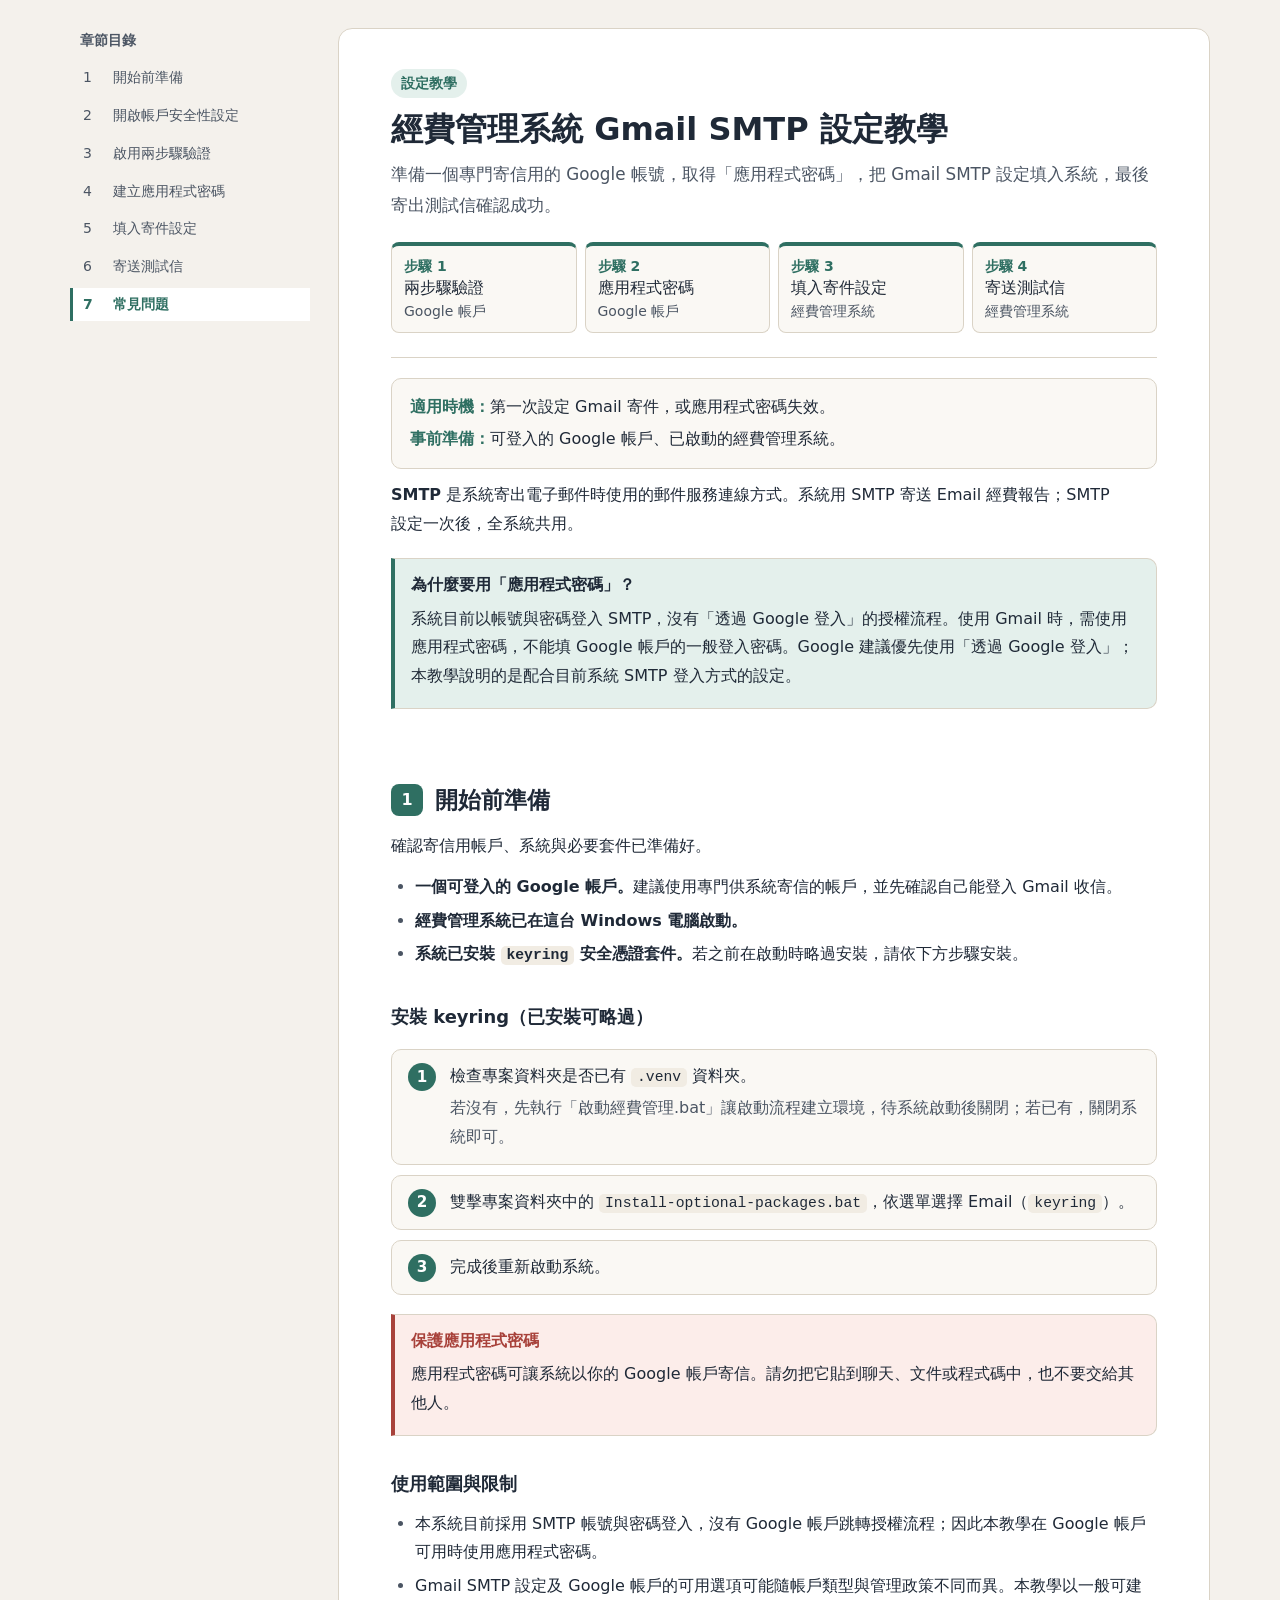
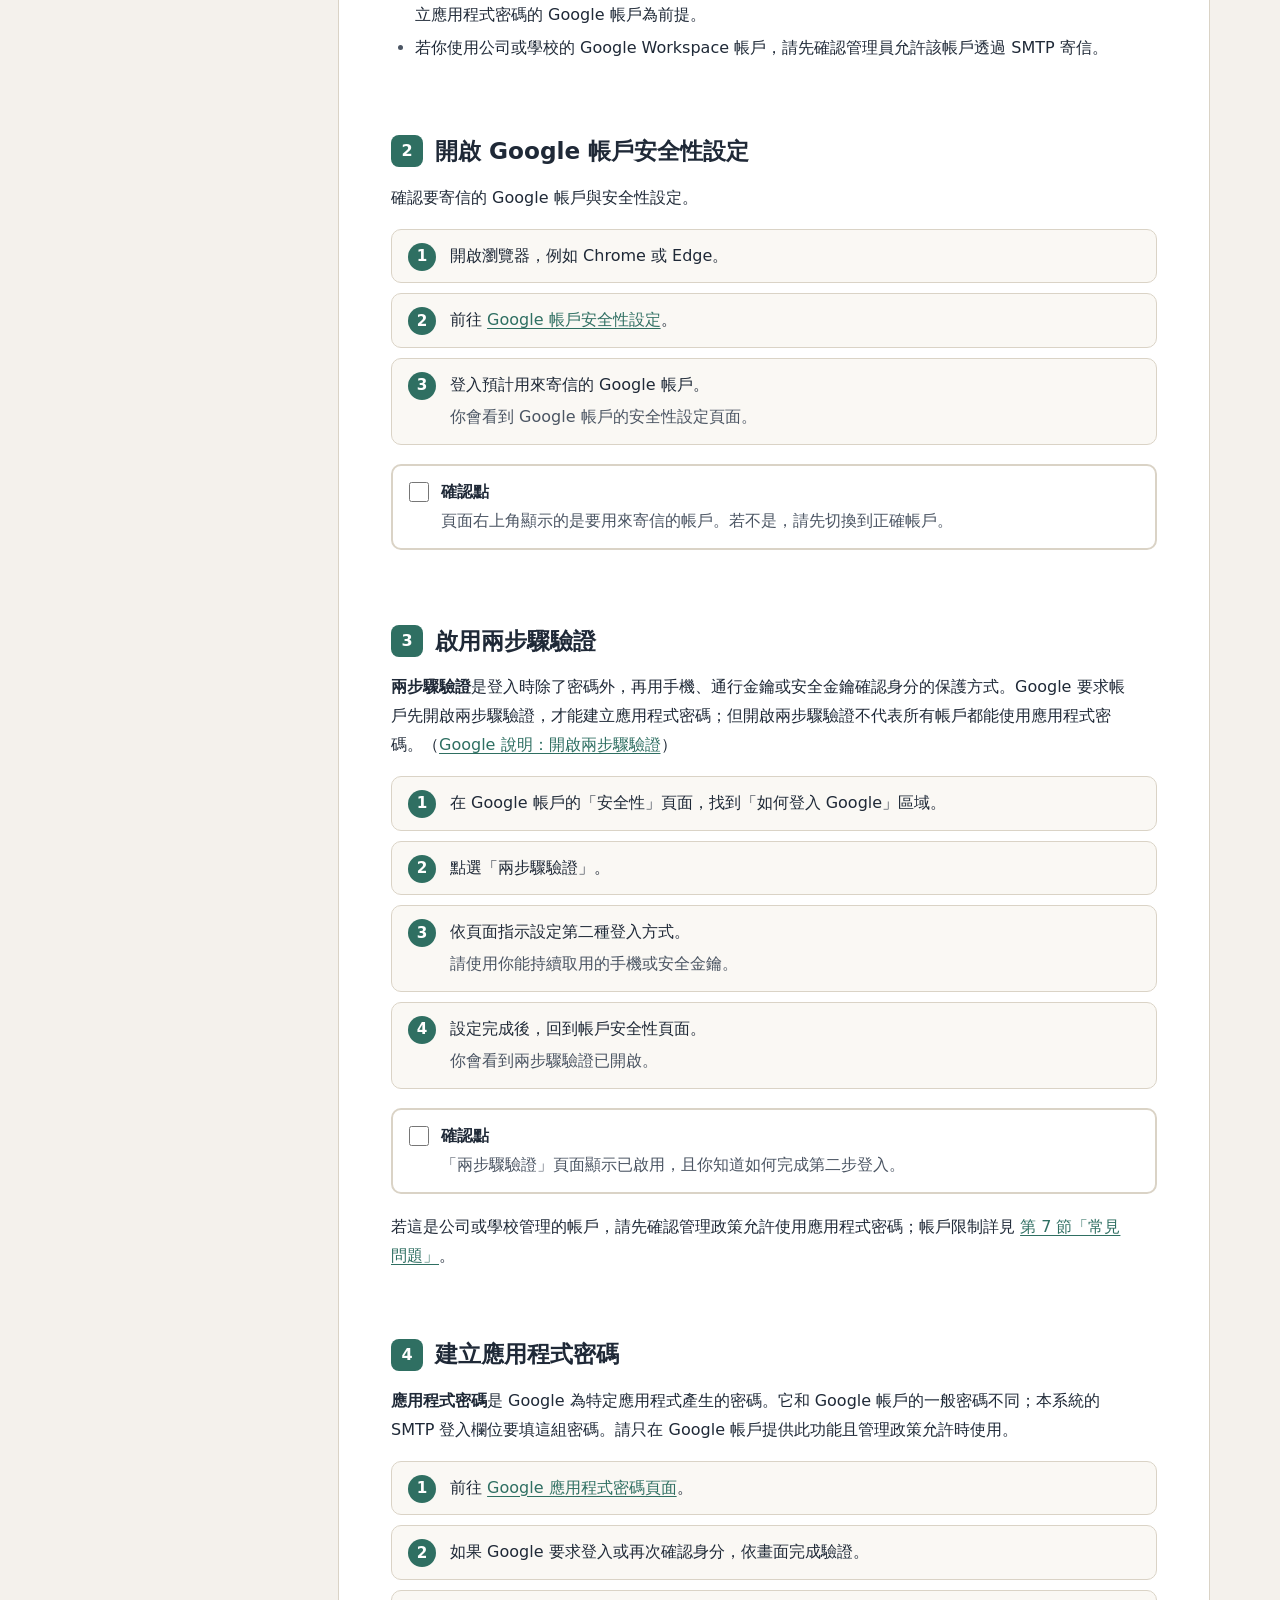
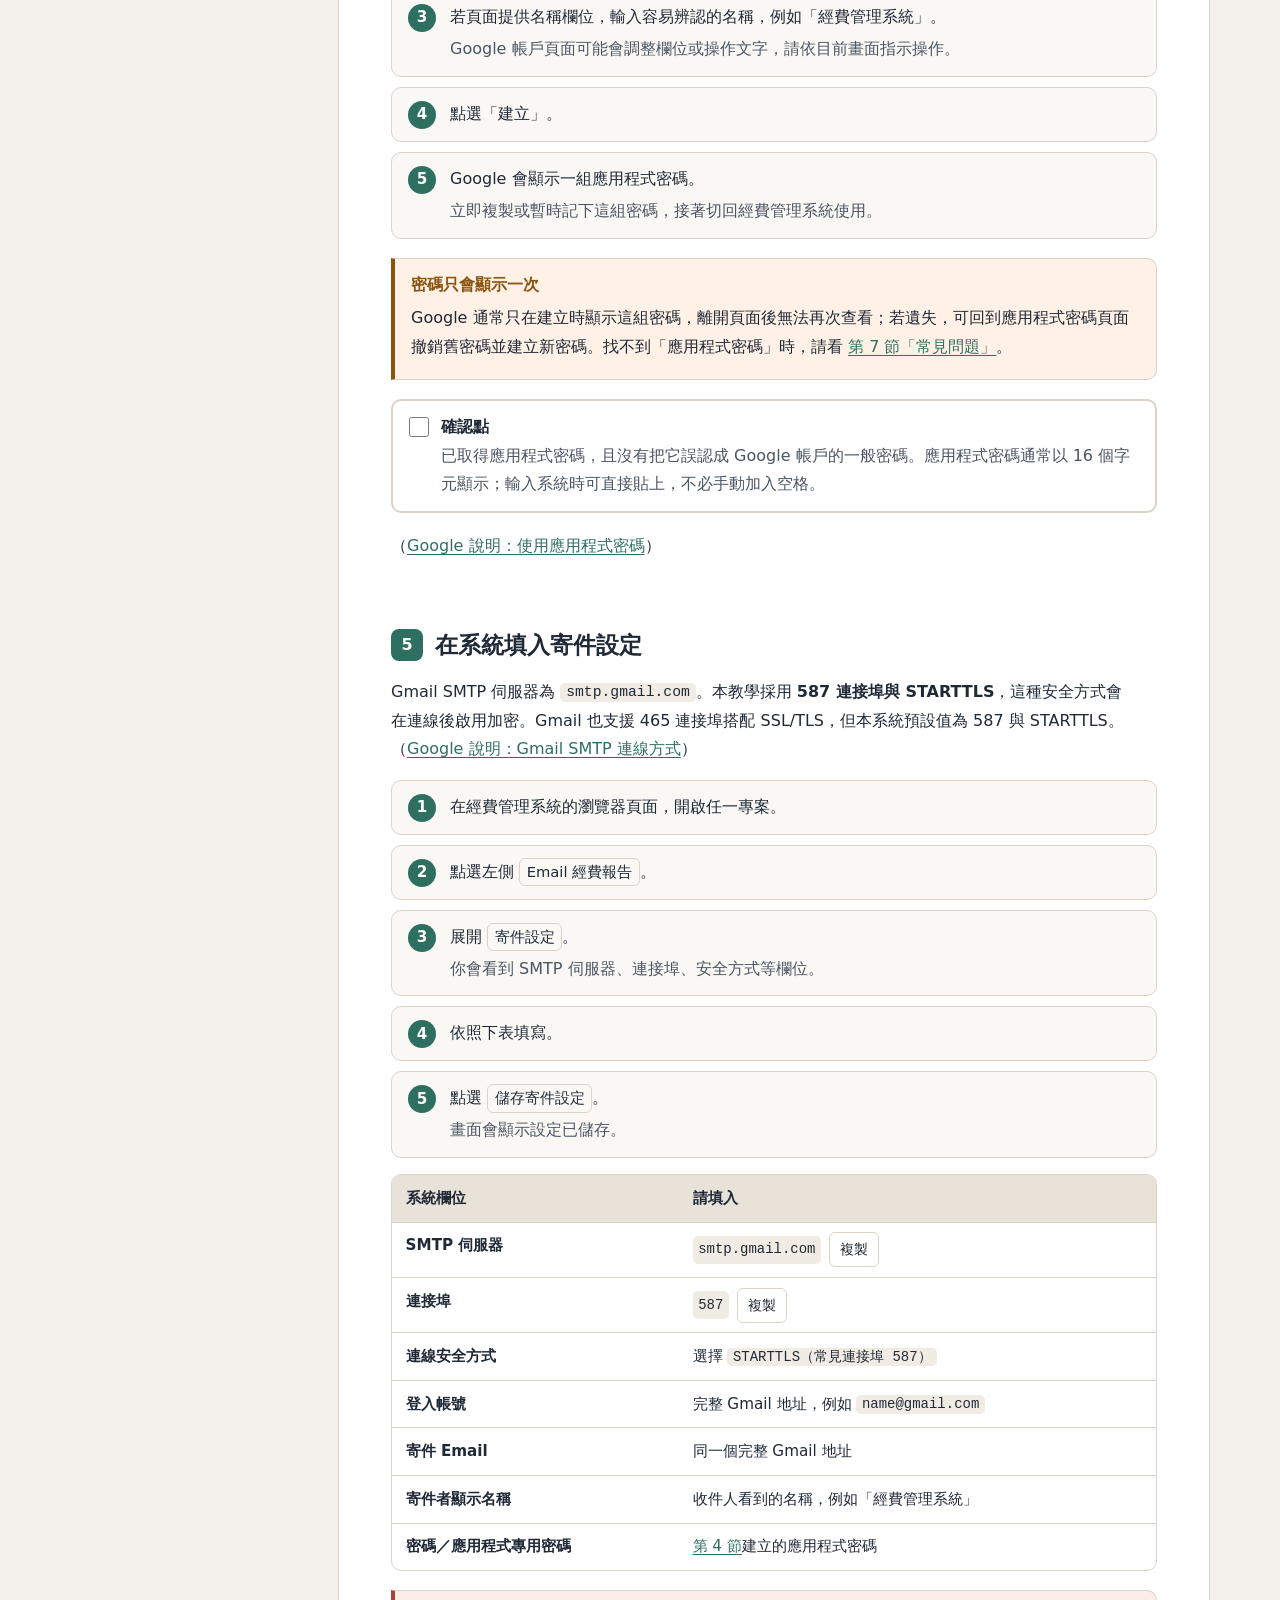
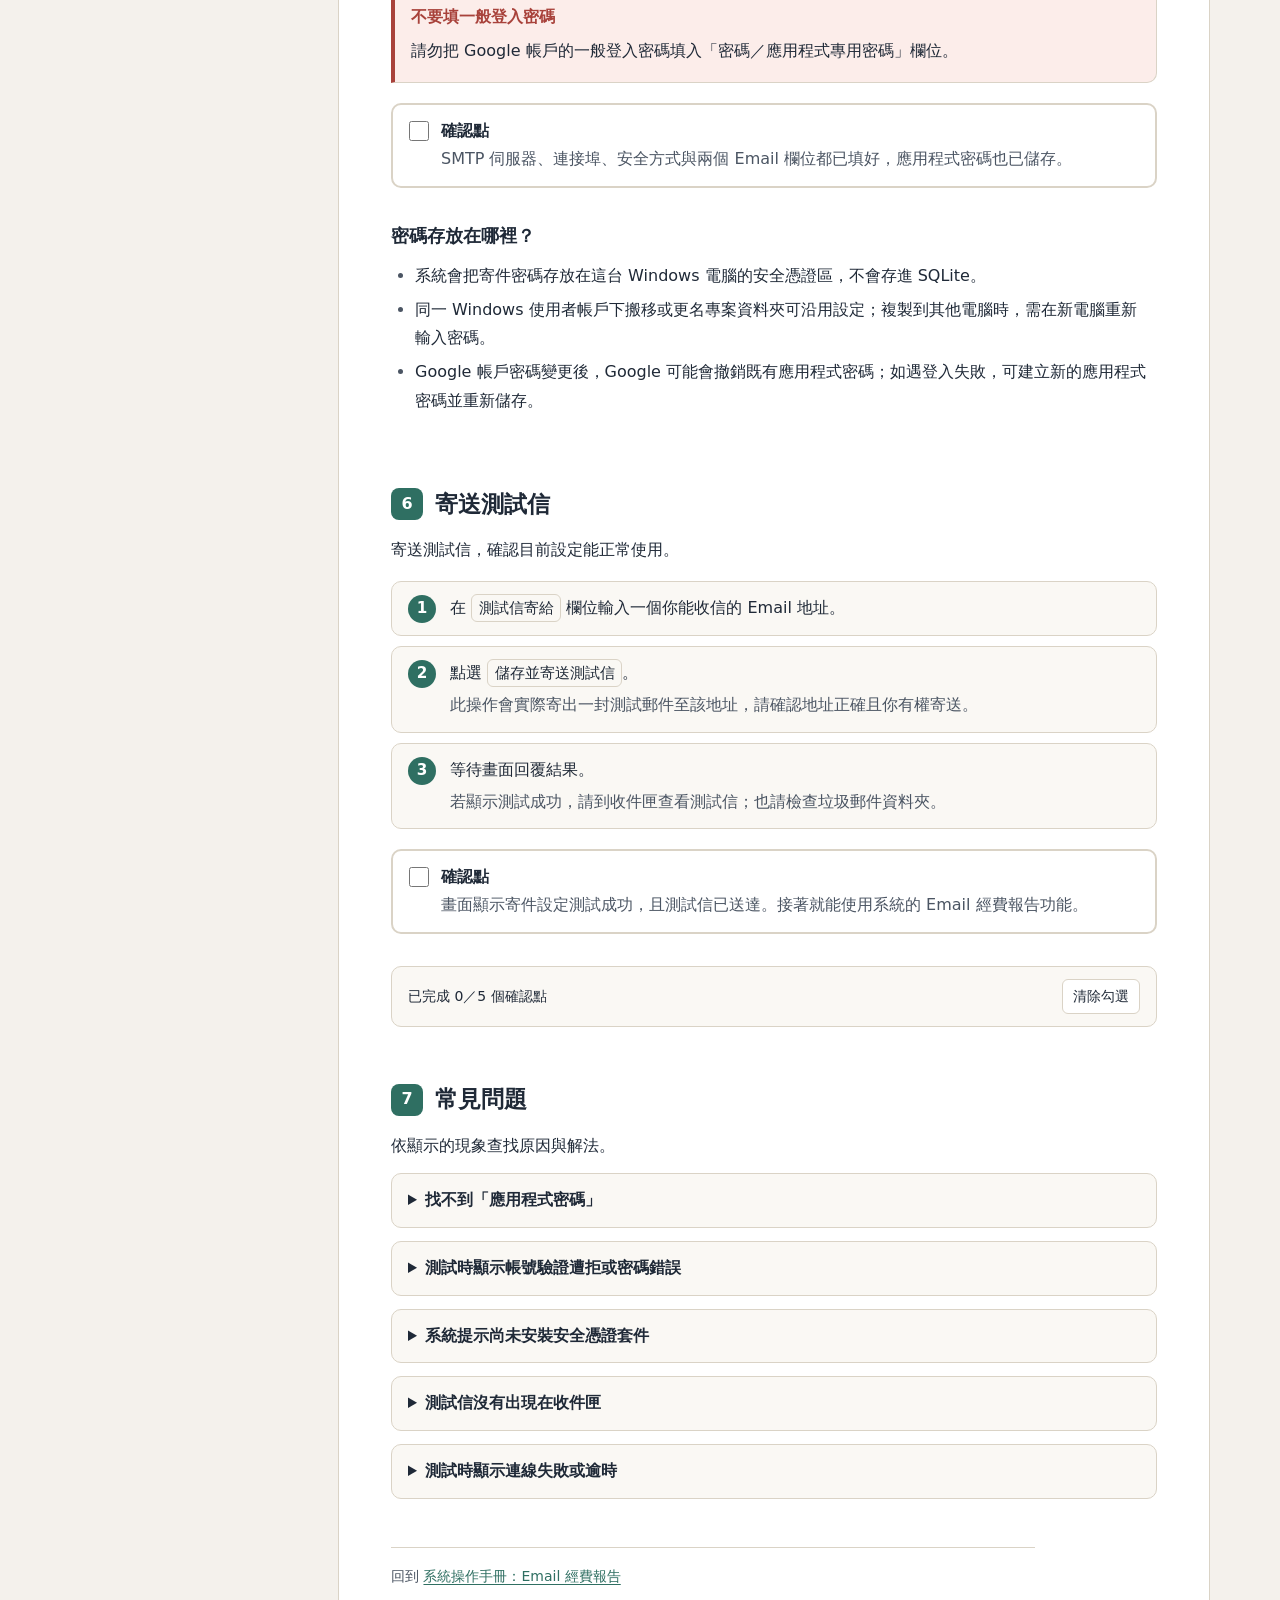
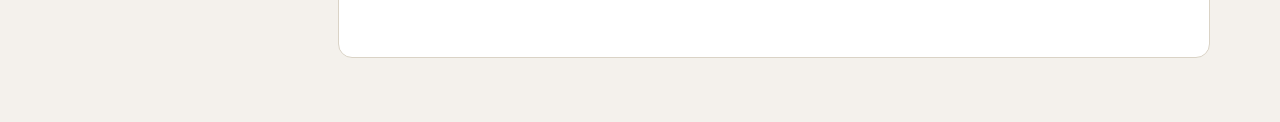
<file: docs/系統設定 Gmail SMTP 教學.html>
<!doctype html>
<html lang="zh-Hant">
<head>
<meta charset="utf-8">
<meta name="viewport" content="width=device-width, initial-scale=1">
<meta name="description" content="為經費管理系統設定 Gmail SMTP：啟用兩步驟驗證、建立應用程式密碼、填入寄件設定並寄送測試信。">
<title>Gmail SMTP 設定教學</title>
<link rel="stylesheet" href="assets/manual.css">
</head>
<body>
<a class="skip-link" href="#main">跳到主要內容</a>
<div class="layout">
<nav class="toc" aria-label="章節目錄"><span class="toc-title">章節目錄</span><ol>
<li><a href="#sec-1"><span>1</span>開始前準備</a></li>
<li><a href="#sec-2"><span>2</span>開啟帳戶安全性設定</a></li>
<li><a href="#sec-3"><span>3</span>啟用兩步驟驗證</a></li>
<li><a href="#sec-4"><span>4</span>建立應用程式密碼</a></li>
<li><a href="#sec-5"><span>5</span>填入寄件設定</a></li>
<li><a href="#sec-6"><span>6</span>寄送測試信</a></li>
<li><a href="#sec-7"><span>7</span>常見問題</a></li>
</ol></nav>

<main id="main" tabindex="-1">
<header class="doc-head">
<span class="tag">設定教學</span>
<h1>經費管理系統 Gmail SMTP 設定教學</h1>
<p class="lead">準備一個專門寄信用的 Google 帳號，取得「應用程式密碼」，把 Gmail SMTP 設定填入系統，最後寄出測試信確認成功。</p>
<ol class="roadmap" aria-label="設定流程">
<li><a href="#sec-3">兩步驟驗證<small>Google 帳戶</small></a></li>
<li><a href="#sec-4">應用程式密碼<small>Google 帳戶</small></a></li>
<li><a href="#sec-5">填入寄件設定<small>經費管理系統</small></a></li>
<li><a href="#sec-6">寄送測試信<small>經費管理系統</small></a></li>
</ol>
</header>
<div class="summary" aria-label="閱讀摘要"><p><b>適用時機：</b>第一次設定 Gmail 寄件，或應用程式密碼失效。</p><p><b>事前準備：</b>可登入的 Google 帳戶、已啟動的經費管理系統。</p></div>

<p><strong>SMTP</strong> 是系統寄出電子郵件時使用的郵件服務連線方式。系統用 SMTP 寄送 Email 經費報告；SMTP 設定一次後，全系統共用。</p>
<div class="callout"><b>為什麼要用「應用程式密碼」？</b>
<p>系統目前以帳號與密碼登入 SMTP，沒有「透過 Google 登入」的授權流程。使用 Gmail 時，需使用應用程式密碼，不能填 Google 帳戶的一般登入密碼。Google 建議優先使用「透過 Google 登入」；本教學說明的是配合目前系統 SMTP 登入方式的設定。</p>
</div>

<section id="sec-1">
<h2><span class="no">1</span>開始前準備</h2>
<p>確認寄信用帳戶、系統與必要套件已準備好。</p>
<ul>
<li><strong>一個可登入的 Google 帳戶。</strong>建議使用專門供系統寄信的帳戶，並先確認自己能登入 Gmail 收信。</li>
<li><strong>經費管理系統已在這台 Windows 電腦啟動。</strong></li>
<li><strong>系統已安裝 <code>keyring</code> 安全憑證套件。</strong>若之前在啟動時略過安裝，請依下方步驟安裝。</li>
</ul>
<h3>安裝 keyring（已安裝可略過）</h3>
<ol class="steps">
<li>檢查專案資料夾是否已有 <code>.venv</code> 資料夾。<p>若沒有，先執行「啟動經費管理.bat」讓啟動流程建立環境，待系統啟動後關閉；若已有，關閉系統即可。</p></li>
<li>雙擊專案資料夾中的 <code>Install-optional-packages.bat</code>，依選單選擇 Email（<code>keyring</code>）。</li>
<li>完成後重新啟動系統。</li>
</ol>
<div class="callout danger"><b>保護應用程式密碼</b>
<p>應用程式密碼可讓系統以你的 Google 帳戶寄信。請勿把它貼到聊天、文件或程式碼中，也不要交給其他人。</p>
</div>
<h3>使用範圍與限制</h3>
<ul>
<li>本系統目前採用 SMTP 帳號與密碼登入，沒有 Google 帳戶跳轉授權流程；因此本教學在 Google 帳戶可用時使用應用程式密碼。</li>
<li>Gmail SMTP 設定及 Google 帳戶的可用選項可能隨帳戶類型與管理政策不同而異。本教學以一般可建立應用程式密碼的 Google 帳戶為前提。</li>
<li>若你使用公司或學校的 Google Workspace 帳戶，請先確認管理員允許該帳戶透過 SMTP 寄信。</li>
</ul>
</section>

<section id="sec-2">
<h2><span class="no">2</span>開啟 Google 帳戶安全性設定</h2>
<p>確認要寄信的 Google 帳戶與安全性設定。</p>
<ol class="steps">
<li>開啟瀏覽器，例如 Chrome 或 Edge。</li>
<li>前往 <a href="https://myaccount.google.com/security" target="_blank" rel="noopener">Google 帳戶安全性設定</a>。</li>
<li>登入預計用來寄信的 Google 帳戶。<p>你會看到 Google 帳戶的安全性設定頁面。</p></li>
</ol>
<label class="check"><input type="checkbox" data-check="c2"><span class="check-body"><b>確認點</b><span>頁面右上角顯示的是要用來寄信的帳戶。若不是，請先切換到正確帳戶。</span></span></label>
</section>

<section id="sec-3">
<h2><span class="no">3</span>啟用兩步驟驗證</h2>
<p><strong>兩步驟驗證</strong>是登入時除了密碼外，再用手機、通行金鑰或安全金鑰確認身分的保護方式。Google 要求帳戶先開啟兩步驟驗證，才能建立應用程式密碼；但開啟兩步驟驗證不代表所有帳戶都能使用應用程式密碼。（<a href="https://support.google.com/mail/answer/185839?hl=zh-Hant" target="_blank" rel="noopener">Google 說明：開啟兩步驟驗證</a>）</p>
<ol class="steps">
<li>在 Google 帳戶的「安全性」頁面，找到「如何登入 Google」區域。</li>
<li>點選「兩步驟驗證」。</li>
<li>依頁面指示設定第二種登入方式。<p>請使用你能持續取用的手機或安全金鑰。</p></li>
<li>設定完成後，回到帳戶安全性頁面。<p>你會看到兩步驟驗證已開啟。</p></li>
</ol>
<label class="check"><input type="checkbox" data-check="c3"><span class="check-body"><b>確認點</b><span>「兩步驟驗證」頁面顯示已啟用，且你知道如何完成第二步登入。</span></span></label>
<p>若這是公司或學校管理的帳戶，請先確認管理政策允許使用應用程式密碼；帳戶限制詳見 <a href="#sec-7">第 7 節「常見問題」</a>。</p>
</section>

<section id="sec-4">
<h2><span class="no">4</span>建立應用程式密碼</h2>
<p><strong>應用程式密碼</strong>是 Google 為特定應用程式產生的密碼。它和 Google 帳戶的一般密碼不同；本系統的 SMTP 登入欄位要填這組密碼。請只在 Google 帳戶提供此功能且管理政策允許時使用。</p>
<ol class="steps">
<li>前往 <a href="https://myaccount.google.com/apppasswords" target="_blank" rel="noopener">Google 應用程式密碼頁面</a>。</li>
<li>如果 Google 要求登入或再次確認身分，依畫面完成驗證。</li>
<li>若頁面提供名稱欄位，輸入容易辨認的名稱，例如「經費管理系統」。<p>Google 帳戶頁面可能會調整欄位或操作文字，請依目前畫面指示操作。</p></li>
<li>點選「建立」。</li>
<li>Google 會顯示一組應用程式密碼。<p>立即複製或暫時記下這組密碼，接著切回經費管理系統使用。</p></li>
</ol>
<div class="callout warn"><b>密碼只會顯示一次</b>
<p>Google 通常只在建立時顯示這組密碼，離開頁面後無法再次查看；若遺失，可回到應用程式密碼頁面撤銷舊密碼並建立新密碼。找不到「應用程式密碼」時，請看 <a href="#sec-7">第 7 節「常見問題」</a>。</p>
</div>
<label class="check"><input type="checkbox" data-check="c4"><span class="check-body"><b>確認點</b><span>已取得應用程式密碼，且沒有把它誤認成 Google 帳戶的一般密碼。應用程式密碼通常以 16 個字元顯示；輸入系統時可直接貼上，不必手動加入空格。</span></span></label>
<p>（<a href="https://support.google.com/accounts/answer/185833?hl=zh-Hant" target="_blank" rel="noopener">Google 說明：使用應用程式密碼</a>）</p>
</section>

<section id="sec-5">
<h2><span class="no">5</span>在系統填入寄件設定</h2>
<p>Gmail SMTP 伺服器為 <code>smtp.gmail.com</code>。本教學採用 <strong>587 連接埠與 STARTTLS</strong>，這種安全方式會在連線後啟用加密。Gmail 也支援 465 連接埠搭配 SSL/TLS，但本系統預設值為 587 與 STARTTLS。（<a href="https://support.google.com/mail/answer/22370?hl=zh-Hant" target="_blank" rel="noopener">Google 說明：Gmail SMTP 連線方式</a>）</p>
<ol class="steps">
<li>在經費管理系統的瀏覽器頁面，開啟任一專案。</li>
<li>點選左側 <span class="ui">Email 經費報告</span>。</li>
<li>展開 <span class="ui">寄件設定</span>。<p>你會看到 SMTP 伺服器、連接埠、安全方式等欄位。</p></li>
<li>依照下表填寫。</li>
<li>點選 <span class="ui">儲存寄件設定</span>。<p>畫面會顯示設定已儲存。</p></li>
</ol>
<div class="tbl"><table>
<thead><tr><th>系統欄位</th><th>請填入</th></tr></thead>
<tbody>
<tr><td>SMTP 伺服器</td><td><div class="val"><code>smtp.gmail.com</code><button type="button" class="copy" data-copy="smtp.gmail.com" aria-label="複製 SMTP 伺服器">複製</button></div></td></tr>
<tr><td>連接埠</td><td><div class="val"><code>587</code><button type="button" class="copy" data-copy="587" aria-label="複製連接埠">複製</button></div></td></tr>
<tr><td>連線安全方式</td><td>選擇 <code>STARTTLS（常見連接埠 587）</code></td></tr>
<tr><td>登入帳號</td><td>完整 Gmail 地址，例如 <code>name@gmail.com</code></td></tr>
<tr><td>寄件 Email</td><td>同一個完整 Gmail 地址</td></tr>
<tr><td>寄件者顯示名稱</td><td>收件人看到的名稱，例如「經費管理系統」</td></tr>
<tr><td>密碼／應用程式專用密碼</td><td><a href="#sec-4">第 4 節</a>建立的應用程式密碼</td></tr>
</tbody></table></div>
<div class="callout danger"><b>不要填一般登入密碼</b>
<p>請勿把 Google 帳戶的一般登入密碼填入「密碼／應用程式專用密碼」欄位。</p>
</div>
<label class="check"><input type="checkbox" data-check="c5"><span class="check-body"><b>確認點</b><span>SMTP 伺服器、連接埠、安全方式與兩個 Email 欄位都已填好，應用程式密碼也已儲存。</span></span></label>
<h3>密碼存放在哪裡？</h3>
<ul>
<li>系統會把寄件密碼存放在這台 Windows 電腦的安全憑證區，不會存進 SQLite。</li>
<li>同一 Windows 使用者帳戶下搬移或更名專案資料夾可沿用設定；複製到其他電腦時，需在新電腦重新輸入密碼。</li>
<li>Google 帳戶密碼變更後，Google 可能會撤銷既有應用程式密碼；如遇登入失敗，可建立新的應用程式密碼並重新儲存。</li>
</ul>
</section>

<section id="sec-6">
<h2><span class="no">6</span>寄送測試信</h2>
<p>寄送測試信，確認目前設定能正常使用。</p>
<ol class="steps">
<li>在 <span class="ui">測試信寄給</span> 欄位輸入一個你能收信的 Email 地址。</li>
<li>點選 <span class="ui">儲存並寄送測試信</span>。<p>此操作會實際寄出一封測試郵件至該地址，請確認地址正確且你有權寄送。</p></li>
<li>等待畫面回覆結果。<p>若顯示測試成功，請到收件匣查看測試信；也請檢查垃圾郵件資料夾。</p></li>
</ol>
<label class="check"><input type="checkbox" data-check="c6"><span class="check-body"><b>確認點</b><span>畫面顯示寄件設定測試成功，且測試信已送達。接著就能使用系統的 Email 經費報告功能。</span></span></label>
<div class="progress-note" aria-live="polite"><span id="progressText">已完成 0／5 個確認點</span><button type="button" class="copy" id="resetChecks">清除勾選</button></div>
</section>

<section id="sec-7">
<h2><span class="no">7</span>常見問題</h2>
<p>依顯示的現象查找原因與解法。</p>
<details class="faq">
<summary>找不到「應用程式密碼」</summary>
<div><dl>
<dt>現象</dt><dd>Google 帳戶頁面沒有「應用程式密碼」選項。</dd>
<dt>原因</dt><dd>Google 說明指出，若帳戶的兩步驟驗證只使用安全金鑰、帳戶由公司或學校管理，或帳戶已啟用進階保護專案，可能不會提供應用程式密碼選項。（<a href="https://support.google.com/accounts/answer/185833?hl=zh-Hant" target="_blank" rel="noopener">Google 說明：應用程式密碼的限制</a>）</dd>
<dt>解法</dt><dd>確認兩步驟驗證已設定；若帳戶由公司或學校管理，請洽詢管理員是否允許應用程式密碼或 SMTP 寄信。若 Google 帳戶不提供應用程式密碼，本系統目前無法使用 Google 授權登入替代；請改用管理者允許且支援 SMTP 帳號密碼驗證的郵件服務，再依服務提供者的設定資料填入系統。（<a href="https://support.google.com/accounts/answer/7539956?hl=zh-Hant" target="_blank" rel="noopener">Google 說明：進階保護專案常見問題</a>）</dd>
</dl></div>
</details>
<details class="faq">
<summary>測試時顯示帳號驗證遭拒或密碼錯誤</summary>
<div><dl>
<dt>現象</dt><dd>系統顯示 SMTP 帳號驗證遭拒、使用者名稱或密碼不接受。</dd>
<dt>原因</dt><dd>常見原因是誤填 Google 帳戶的一般密碼、應用程式密碼貼錯，或 Google 已撤銷該應用程式密碼。</dd>
<dt>解法</dt><dd>回到 Google 應用程式密碼頁面，建立新的應用程式密碼，再回到「寄件設定」重新輸入並儲存。登入帳號與寄件 Email 都填完整 Gmail 地址。</dd>
</dl></div>
</details>
<details class="faq">
<summary>系統提示尚未安裝安全憑證套件</summary>
<div><dl>
<dt>現象</dt><dd>儲存密碼或測試寄信時，系統提示安全憑證套件未安裝。</dd>
<dt>原因</dt><dd>系統需要 <code>keyring</code> 將寄件密碼安全存放在 Windows 憑證區。</dd>
<dt>解法</dt><dd>依 <a href="#sec-1">第 1 節「安裝 keyring」</a> 的步驟安裝，完成後重新啟動系統。</dd>
</dl></div>
</details>
<details class="faq">
<summary>測試信沒有出現在收件匣</summary>
<div><dl>
<dt>現象</dt><dd>系統顯示寄送成功，但收件匣看不到測試信。</dd>
<dt>原因</dt><dd>郵件可能被分類到垃圾郵件或其他收件匣分類。</dd>
<dt>解法</dt><dd>先檢查垃圾郵件資料夾與其他郵件分類，再確認「測試信寄給」欄位填的是正確地址。</dd>
</dl></div>
</details>
<details class="faq">
<summary>測試時顯示連線失敗或逾時</summary>
<div><dl>
<dt>現象</dt><dd>系統無法連上郵件伺服器，或等待後顯示連線逾時。</dd>
<dt>原因</dt><dd>伺服器、連接埠或安全方式填錯，或目前網路不允許連接 Gmail SMTP。</dd>
<dt>解法</dt><dd>確認欄位為 <code>smtp.gmail.com</code>、<code>587</code> 與 <code>STARTTLS</code>。若仍失敗，請洽詢網路管理者，確認這台電腦所在的網路是否允許連線至 Gmail SMTP。</dd>
</dl></div>
</details>
</section>



<p class="footer">回到 <a href="系統操作手冊.html#email">系統操作手冊：Email 經費報告</a></p>
</main>
</div>
<script src="assets/manual.js"></script>
</body>
</html>
</file>
<file: docs/assets/manual.css>
/* 配色沿用系統「淺色」主題（src/static/style.css :root）；深色模式見下方。 */
:root{
  color-scheme:light;
  --bg:#F4F1EC;--paper:#FFFFFF;--ink:#1F2937;--muted:#4B5563;--line:#DAD3C6;
  --soft:#FAF8F4;--head:#E8E2D8;--accent:#2F6F62;--accent-soft:#E4F0EC;
  --warn:#8A5410;--warn-bg:#FFF1E6;--danger:#A8423B;--danger-bg:#FCEDEA;--code:#F1ECE3;
  /* 狀態標籤：與系統畫面一致，需注意的狀態用琥珀色，超支用紅色 */
  --st-amber:#8A5410;--st-amber-bg:#FFF1E6;--st-amber-line:#E9C48A;
  --st-red:#A8423B;--st-red-bg:#FCEDEA;--st-red-line:#E7B4AE;
  --st-green:#237455;--st-green-bg:#E4F0EC;--st-green-line:#A9D2C3;
  --st-gray:#4B5563;--st-gray-bg:#EEF0F2;--st-gray-line:#CBD0D6;
  --st-blue:#2F5277;--st-blue-bg:#E7EEF6;--st-blue-line:#B5C7DC;
  --example-bg:#F5FAF8;
  --fs-sm:14px;--fs-md:16px;--radius:10px
}
/* 電腦或瀏覽器為深色模式時，改用系統「深色」主題色票（src/static/style.css :root[data-theme="dark"]）。列印一律使用淺色。 */
@media screen and (prefers-color-scheme:dark){:root{
  color-scheme:dark;
  --bg:#111827;--paper:#1F2937;--ink:#EDEDED;--muted:#9CA3AF;--line:#4B5563;
  --soft:#263244;--head:#374151;--accent:#EDEDED;--accent-soft:#263244;
  --warn:#FCD34D;--warn-bg:#493D27;--danger:#FCA5A5;--danger-bg:#4B2930;--code:#374151;
  --st-amber:#FCD34D;--st-amber-bg:#493D27;--st-amber-line:#8A7135;
  --st-red:#FCA5A5;--st-red-bg:#4B2930;--st-red-line:#8C4A52;
  --st-green:#A7F3D0;--st-green-bg:#1F3A33;--st-green-line:#3F7A66;
  --st-gray:#D1D5DB;--st-gray-bg:#374151;--st-gray-line:#6B7280;
  --st-blue:#BFD3EA;--st-blue-bg:#26364A;--st-blue-line:#4F6A8A;
  --example-bg:#1F3A33
}}
/* 狀態標籤：同時用文字與顏色，不只靠顏色辨識 */
.st{display:inline-block;padding:0 .5em;border:1px solid;border-radius:999px;font-size:.9em;font-weight:700;line-height:1.6;white-space:nowrap}
.st-pending,.st-planned{color:var(--st-amber);background:var(--st-amber-bg);border-color:var(--st-amber-line)}
.st-over{color:var(--st-red);background:var(--st-red-bg);border-color:var(--st-red-line)}
.st-done,.st-executed{color:var(--st-green);background:var(--st-green-bg);border-color:var(--st-green-line)}
.st-void{color:var(--st-gray);background:var(--st-gray-bg);border-color:var(--st-gray-line)}
.st-locked{color:var(--st-blue);background:var(--st-blue-bg);border-color:var(--st-blue-line)}
.key{color:var(--danger);font-weight:700}
.ai-note{margin:16px 0 0;padding:12px 16px;border:1px solid var(--st-blue-line);border-left:4px solid var(--st-blue);border-radius:0 var(--radius) var(--radius) 0;background:var(--st-blue-bg)}
.ai-note b{color:var(--st-blue)}
.ai-note p{margin:.2rem 0;max-width:none}
.example{margin:1rem 0;padding:12px 16px;border:1px solid var(--st-green-line);border-radius:var(--radius);background:var(--example-bg)}
.example>b:first-child{display:block;margin-bottom:2px;color:var(--st-green)}
.example p,.example ul{margin:.3rem 0}
*{box-sizing:border-box}
html{scroll-behavior:smooth}
@media (prefers-reduced-motion:reduce){html{scroll-behavior:auto}}
body{margin:0;background:var(--bg);color:var(--ink);font:var(--fs-md)/1.8 "Microsoft JhengHei","Noto Sans TC",system-ui,sans-serif}
a{color:var(--accent);text-underline-offset:3px}
:focus-visible{outline:3px solid var(--accent);outline-offset:2px;border-radius:4px}
.skip-link{position:absolute;left:16px;top:-60px;z-index:10;padding:8px 14px;background:var(--paper);border:2px solid var(--accent);border-radius:8px}
.skip-link:focus{top:12px}
.layout{max-width:1180px;margin:0 auto;padding:28px 20px 64px;display:grid;grid-template-columns:240px minmax(0,1fr);gap:28px}
/* 目錄 */
.toc{position:sticky;top:20px;align-self:start;max-height:calc(100vh - 40px);overflow:auto;font-size:var(--fs-sm)}
.toc-title{display:block;margin:0 10px 8px;color:var(--muted);font-weight:700}
.toc ol{list-style:none;margin:0;padding:0}
.toc a{display:flex;gap:8px;padding:6px 10px;border-left:3px solid transparent;color:var(--muted);text-decoration:none;line-height:1.5}
.toc a span{min-width:1.6em;font-variant-numeric:tabular-nums}
.toc a:hover{color:var(--ink);background:var(--paper)}
.toc a[aria-current="true"]{color:var(--accent);border-left-color:var(--accent);background:var(--paper);font-weight:700}
/* 主內容 */
main{min-width:0;background:var(--paper);border:1px solid var(--line);border-radius:14px;padding:40px 52px 56px}
header.doc-head{padding-bottom:24px;border-bottom:1px solid var(--line)}
.tag{display:inline-block;padding:2px 10px;border-radius:999px;background:var(--accent-soft);color:var(--accent);font-size:var(--fs-sm);font-weight:700}
h1{font-size:2rem;line-height:1.35;margin:10px 0 8px}
.lead{margin:0;color:var(--muted);font-size:1.05rem}
section{padding-top:8px}
h2{display:flex;align-items:center;gap:12px;font-size:1.45rem;line-height:1.4;margin:3rem 0 1rem;scroll-margin-top:20px}
h2 .no{flex:0 0 auto;display:grid;place-items:center;width:2rem;height:2rem;border-radius:8px;background:var(--accent);color:var(--paper);font-size:1rem}
h3{font-size:1.12rem;margin:2rem 0 .6rem}
p,li{max-width:46em}
p{margin:.75rem 0}
ul,ol{padding-left:1.5rem;margin:.6rem 0 1rem}
li{margin:.3rem 0}
li::marker{color:var(--muted)}
strong{font-weight:700}
code{font-family:Consolas,"Cascadia Mono",monospace;font-size:.92em;background:var(--code);padding:.1em .4em;border-radius:5px}
kbd{display:inline-block;min-width:1.8em;padding:0 .45em;border:1px solid var(--line);border-bottom-width:2px;border-radius:6px;background:var(--soft);font-family:inherit;font-size:.9em;text-align:center;line-height:1.6}
.ui{display:inline-block;padding:0 .45em;border:1px solid var(--line);border-radius:6px;background:var(--soft);font-size:.92em;white-space:nowrap}
/* 提示框：以文字標籤標示類型，不只靠顏色 */
.callout{margin:1.2rem 0;padding:12px 16px;border:1px solid var(--line);border-left:4px solid var(--accent);border-radius:0 var(--radius) var(--radius) 0;background:var(--accent-soft)}
.callout>b:first-child{display:block;margin-bottom:2px}
.callout p{margin:.3rem 0}
.callout.warn{border-left-color:var(--warn);background:var(--warn-bg)}
.callout.warn>b:first-child{color:var(--warn)}
.callout.danger{border-left-color:var(--danger);background:var(--danger-bg)}
.callout.danger>b:first-child{color:var(--danger)}
/* 步驟卡 */
.steps{list-style:none;counter-reset:s;padding:0;margin:1rem 0;display:grid;gap:10px}
.steps>li{counter-increment:s;position:relative;max-width:none;margin:0;padding:12px 16px 12px 58px;border:1px solid var(--line);border-radius:var(--radius);background:var(--soft)}
.steps>li::before{content:counter(s);position:absolute;left:16px;top:13px;display:grid;place-items:center;width:28px;height:28px;border-radius:50%;background:var(--accent);color:var(--paper);font-weight:700;font-size:.95rem}
.steps>li b{display:block}
.steps>li p{margin:.2rem 0 0;color:var(--muted)}
/* 公式 */
.formula{margin:1rem 0;padding:12px 16px;border:1px dashed var(--line);border-radius:var(--radius);background:var(--soft);font-weight:700;letter-spacing:.02em}
.formula small{display:block;margin-top:2px;font-weight:400;color:var(--muted);letter-spacing:0}
/* 表格 */
.tbl{overflow-x:auto;margin:1rem 0;border:1px solid var(--line);border-radius:var(--radius)}
table{border-collapse:collapse;width:100%;font-size:.95rem}
th,td{padding:.6rem .85rem;border-bottom:1px solid var(--line);text-align:left;vertical-align:top}
th{background:var(--head);font-weight:700;white-space:nowrap}
tr:last-child td{border-bottom:0}
td:first-child{font-weight:700;min-width:7em}
/* 雙欄比較卡 */
.pair{display:grid;grid-template-columns:repeat(2,minmax(0,1fr));gap:12px;margin:1rem 0}
.pair>div{padding:14px 16px;border:1px solid var(--line);border-radius:var(--radius);background:var(--soft)}
.pair h4{margin:0 0 4px;font-size:1rem}
.pair p{margin:.2rem 0;color:var(--muted)}
/* 流用狀態圖 */
.axes{display:grid;grid-template-columns:repeat(2,minmax(0,1fr));gap:12px;margin:1rem 0}
.axis{padding:14px 16px;border:1px solid var(--line);border-radius:var(--radius)}
.axis>b{display:block;margin-bottom:10px;color:var(--muted);font-size:var(--fs-sm)}
.flow{display:flex;align-items:center;gap:8px;flex-wrap:wrap}
.node{padding:6px 12px;border:2px solid var(--accent);border-radius:8px;font-weight:700;background:var(--paper)}
.node.alt{border-style:dashed}
.arrow{color:var(--muted);font-weight:700}
.axis p{margin:.6rem 0 0;color:var(--muted);font-size:var(--fs-sm)}
details{margin:1rem 0;border:1px solid var(--line);border-radius:var(--radius);background:var(--soft)}
details>summary{cursor:pointer;padding:10px 16px;font-weight:700}
details>div{padding:0 16px 12px}

/* 共用摘要與 Gmail 教學元件 */
.summary{display:grid;gap:4px;margin:20px 0 6px;padding:14px 18px;border:1px solid var(--line);border-radius:var(--radius);background:var(--soft)}
.summary p{margin:0;max-width:none}
.summary b{color:var(--accent)}
.roadmap{list-style:none;counter-reset:r;margin:22px 0 0;padding:0;display:grid;grid-template-columns:repeat(4,minmax(0,1fr));gap:8px}
.roadmap li{counter-increment:r;max-width:none;margin:0}
.roadmap a{display:block;height:100%;padding:10px 12px;border:1px solid var(--line);border-top:4px solid var(--accent);border-radius:8px;background:var(--soft);color:var(--ink);text-decoration:none;line-height:1.45}
.roadmap a::before{content:"步驟 " counter(r);display:block;color:var(--accent);font-size:var(--fs-sm);font-weight:700}
.roadmap a:hover{background:var(--accent-soft)}
.roadmap small{display:block;margin-top:2px;color:var(--muted);font-size:var(--fs-sm)}
.check{display:flex;gap:12px;align-items:flex-start;margin:1.2rem 0;padding:12px 16px;border:2px solid var(--line);border-radius:var(--radius);cursor:pointer}
.check input{flex:0 0 auto;width:20px;height:20px;margin:4px 0 0;accent-color:var(--accent);cursor:pointer}
.check b,.check-body,.check-body>span{display:block}
.check-body>span{color:var(--muted)}
.check:has(input:checked){border-color:var(--accent);background:var(--accent-soft)}
.val{display:flex;align-items:center;gap:8px;flex-wrap:wrap}
.copy{min-height:32px;padding:4px 10px;border:1px solid var(--line);border-radius:6px;background:var(--paper);color:var(--ink);font:inherit;font-size:var(--fs-sm);cursor:pointer}
.copy:hover{border-color:var(--accent);color:var(--accent)}
.faq{margin:.8rem 0;border:1px solid var(--line);border-radius:var(--radius);background:var(--soft)}
.faq>summary{cursor:pointer;padding:12px 16px;font-weight:700}
.faq>div{padding:0 16px 12px}
.faq dl{margin:0}
.faq dt{margin-top:.6rem;color:var(--muted);font-size:var(--fs-sm);font-weight:700}
.faq dd{margin:0}
.progress-note{display:flex;align-items:center;justify-content:space-between;gap:12px;flex-wrap:wrap;margin-top:2rem;padding:12px 16px;border:1px solid var(--line);border-radius:var(--radius);background:var(--soft);font-size:var(--fs-sm)}
.footer{margin-top:3rem;padding-top:1rem;border-top:1px solid var(--line);color:var(--muted);font-size:var(--fs-sm)}
@media (max-width:860px){
  .layout{grid-template-columns:1fr;gap:12px;padding:12px 16px 40px}
  .toc{position:static;max-height:none;padding-bottom:10px;border-bottom:1px solid var(--line)}
  .toc ol{display:grid;grid-template-columns:repeat(auto-fit,minmax(150px,1fr))}
  main{padding:26px 20px 36px}
  h1{font-size:1.65rem}
  td:first-child,th{white-space:normal}
  td code{overflow-wrap:anywhere}
  .pair,.axes{grid-template-columns:1fr}
  .roadmap{grid-template-columns:repeat(2,minmax(0,1fr))}
}
@media print{
  @page{size:A4;margin:16mm}
  body{background:#fff;color:#111;font-size:11pt}
  .layout{display:block;max-width:none;padding:0}
  .toc,.skip-link,.copy,.progress-note{display:none}
  main{border:0;padding:0}
  h2,h3{break-after:avoid}
  .steps>li,.callout,.tbl,.pair>div,.axis,.check,.faq,.summary{break-inside:avoid}
  a{color:inherit;text-decoration:none}
  details>div{display:block}
}
</file>
